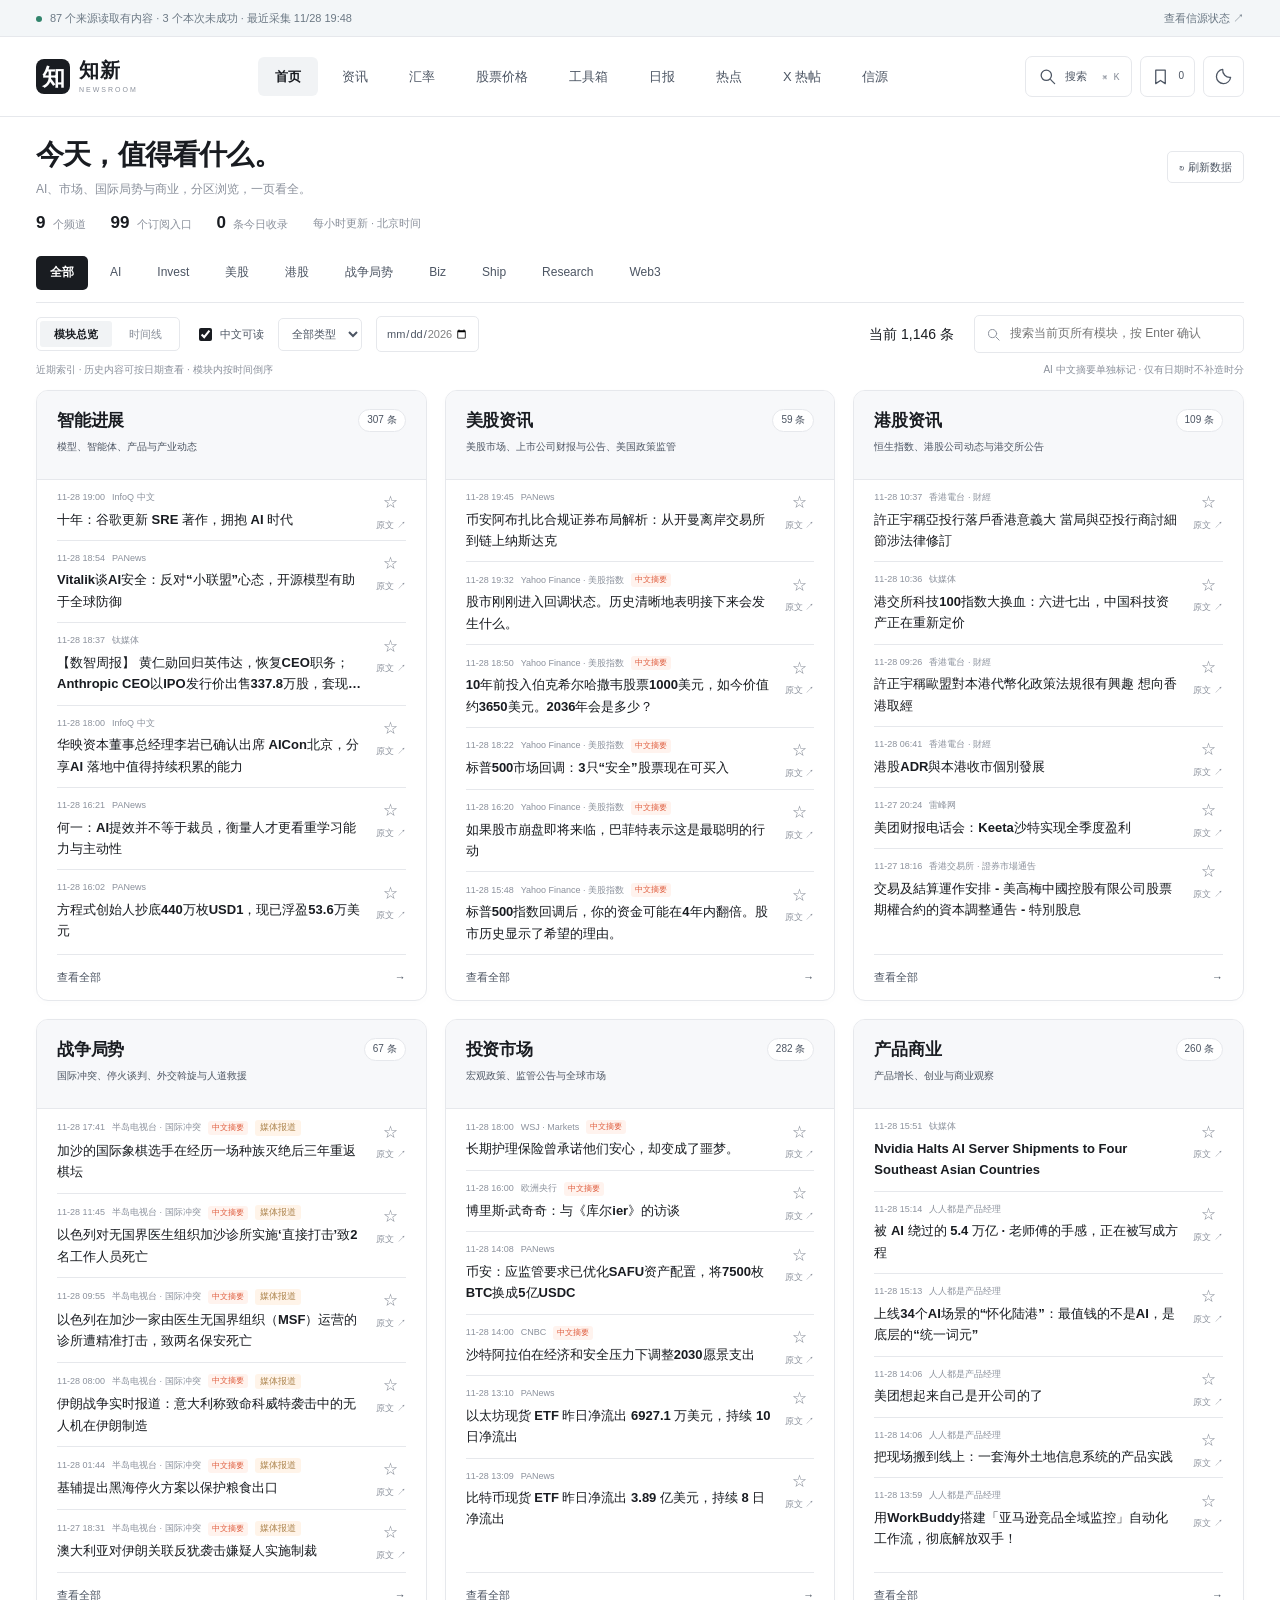
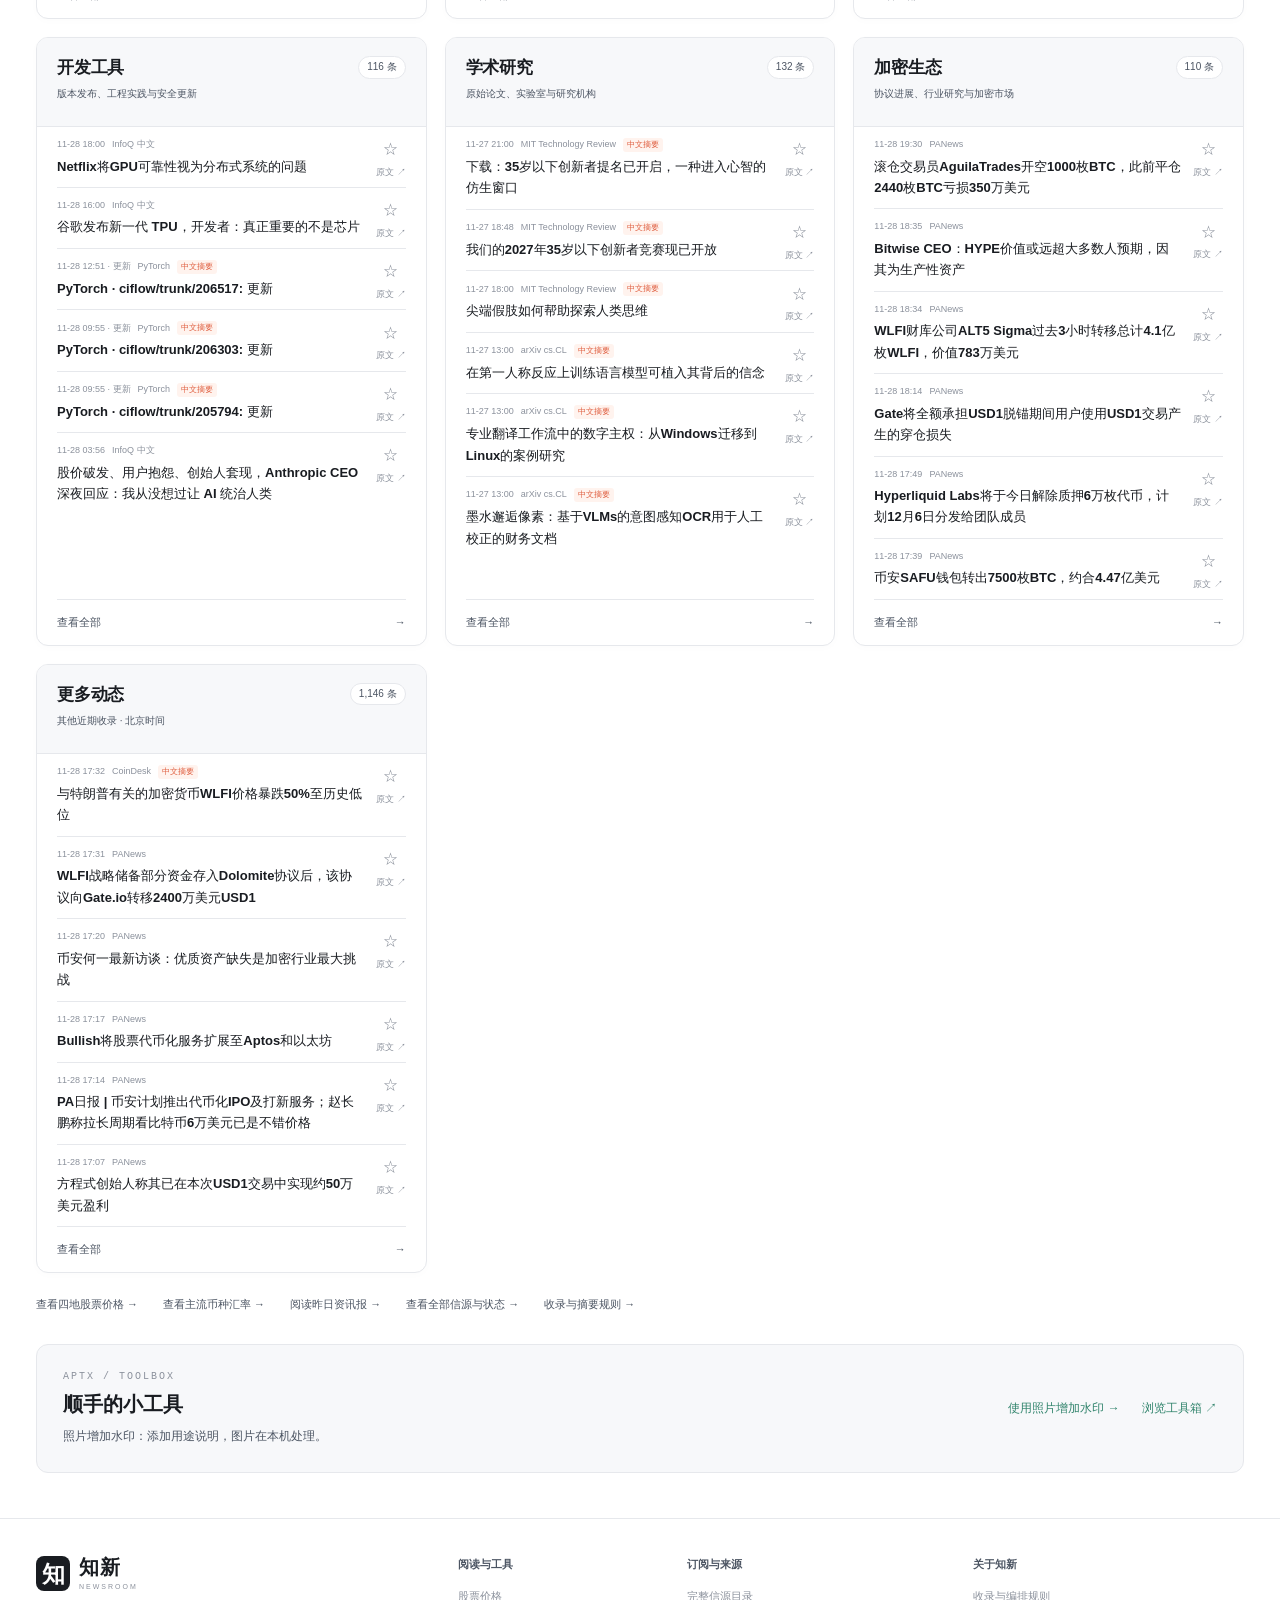
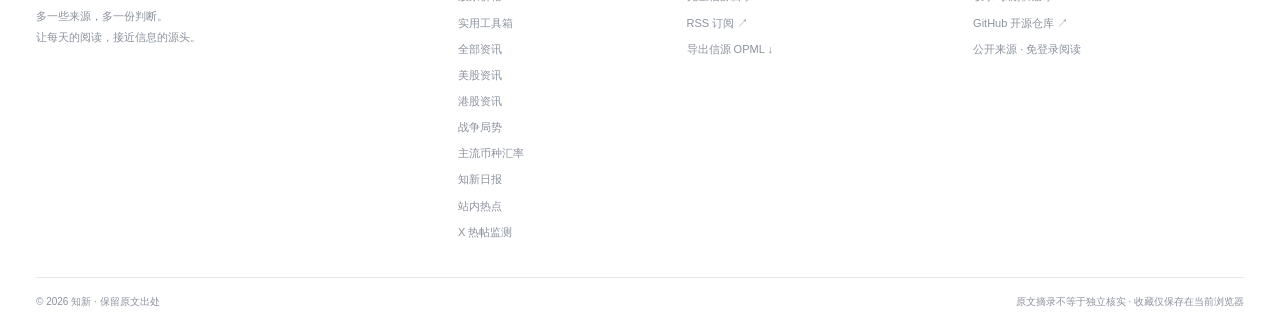
<file: site/index.html>
<!doctype html>
<html lang="zh-CN">
<head>
  <script>if(!document.querySelector("base")){const base=document.createElement("base");base.href=new URL("./",location.href).href;document.head.append(base);}</script>
  <meta charset="utf-8">
  <meta name="viewport" content="width=device-width,initial-scale=1">
  <meta name="theme-color" content="#ffffff">
  <meta name="description" content="知新，多源资讯阅读站。汇集 AI、投资、美股、港股、战争局势、商业、开发工具、学术研究与 Web3，保留出处，按日归档。">
  <title>知新 · 多源资讯，每日有新知</title>
  <link rel="icon" href="data:image/svg+xml,%3Csvg xmlns='http://www.w3.org/2000/svg' viewBox='0 0 64 64'%3E%3Crect width='64' height='64' rx='14' fill='%23181a1d'/%3E%3Ctext x='12' y='46' font-size='42' fill='white'%3E知%3C/text%3E%3C/svg%3E">
  <link rel="alternate" type="application/rss+xml" title="知新资讯" href="./feed.xml">
  <link rel="stylesheet" href="./style.css?v=fdb960fe0c2c">
  <script src="./fx.js?v=73ebd5646b31" defer></script>
  <script src="./tools.js?v=283b28b69648" defer></script>
  <script src="./routing.js?v=66fdb86a15b0" defer></script>
  <script src="./stocks.js?v=11ef1272ff9c" defer></script>
  <script src="./app.js?v=699134f57a19" defer></script>
  <script id="fx-bootstrap" type="application/json">{"recent":{"schemaVersion":1,"status":"ok","asOf":"2026-11-27","previousDate":"2026-11-26","base":"EUR","checkedAt":"2026-11-28T14:34:47+00:00","lastSuccessfulAt":"2026-11-28T14:34:47+00:00","source":{"name":"欧洲央行 ECB","url":"https://www.ecb.europa.eu/stats/policy_and_exchange_rates/euro_reference_exchange_rates/html/index.en.html","dataUrl":"https://www.ecb.europa.eu/stats/eurofxref/eurofxref-hist-90d.xml"},"currencies":[{"code":"CNY","name":"人民币"},{"code":"USD","name":"美元"},{"code":"HKD","name":"港币"},{"code":"EUR","name":"欧元"},{"code":"JPY","name":"日元"},{"code":"GBP","name":"英镑"},{"code":"SGD","name":"新加坡元"},{"code":"AUD","name":"澳元"},{"code":"CAD","name":"加元"},{"code":"CHF","name":"瑞士法郎"},{"code":"KRW","name":"韩元"},{"code":"NZD","name":"新西兰元"},{"code":"THB","name":"泰铢"},{"code":"MYR","name":"马来西亚林吉特"},{"code":"INR","name":"印度卢比"}],"longHistory":{"status":"ok","startDate":"2016-01-04","asOf":"2026-11-27"}},"history":{"schemaVersion":1,"asOf":"2026-11-27","startDate":"2025-11-27","codes":["CNY","USD","HKD","JPY","GBP","SGD","AUD","CAD","CHF","KRW","NZD","THB","MYR","INR"],"rows":[["2025-11-27",8.2068,1.1586,9.0118,181.11,0.8754,1.5039,1.7753,1.6273,0.9337,1694.15,2.0277,37.336,4.7873,103.5815],["2025-11-28",8.1836,1.1566,9.002,180.57,0.8752,1.5008,1.7721,1.621,0.9318,1699.81,2.0247,37.237,4.7796,103.4905],["2025-12-01",8.2358,1.1646,9.0703,180.28,0.8778,1.5065,1.774,1.6259,0.9323,1706.31,2.0257,37.186,4.811,104.2823],["2025-12-02",8.2123,1.1614,9.0424,181.26,0.8796,1.5072,1.7723,1.6264,0.9346,1704.82,2.0294,37.182,4.7995,104.4705],["2025-12-03",8.2421,1.1668,9.0826,181.28,0.8766,1.5101,1.77,1.627,0.9336,1708.78,2.0292,37.209,4.8107,105.2075],["2025-12-04",8.2498,1.1666,9.0801,180.55,0.8745,1.5115,1.7657,1.6299,0.934,1716.69,2.0236,37.395,4.7971,104.843],["2025-12-05",8.2333,1.1645,9.0652,180.76,0.8727,1.5084,1.7546,1.623,0.9365,1714.82,2.0158,37.095,4.7873,104.733],["2025-12-08",8.2378,1.1655,9.0681,181.29,0.8746,1.5107,1.7549,1.609,0.9388,1708.85,2.013,37.121,4.7937,104.945],["2025-12-09",8.2207,1.1637,9.056,181.96,0.8735,1.5091,1.7532,1.6114,0.9385,1708.91,2.0111,37.07,4.7886,104.55],["2025-12-10",8.2165,1.1634,9.0532,182.32,0.8741,1.5079,1.7513,1.6108,0.9356,1710.16,2.0126,37.048,4.7909,104.6008],["2025-12-11",8.2678,1.1714,9.1154,182.25,0.8751,1.5147,1.7601,1.6164,0.9333,1723.29,2.0155,37.186,4.8145,105.8005],["2025-12-12",8.2759,1.1731,9.1332,182.99,0.8767,1.5152,1.7594,1.6139,0.9333,1732.81,2.0189,37.0,4.8103,106.1955],["2025-12-15",8.2824,1.1753,9.1462,182.32,0.8779,1.5148,1.7669,1.6169,0.9355,1721.99,2.029,36.993,4.8099,106.653],["2025-12-16",8.293,1.1776,9.1609,182.07,0.8764,1.5176,1.7737,1.6206,0.9351,1734.89,2.0346,37.071,4.8111,107.069],["2025-12-17",8.2569,1.1722,9.1207,182.38,0.8785,1.5142,1.7704,1.6165,0.9332,1734.13,2.0294,36.942,4.7925,105.9275],["2025-12-18",8.2517,1.1719,9.119,182.55,0.8746,1.5129,1.7734,1.6161,0.9316,1731.18,2.0324,36.862,4.7884,105.7785],["2025-12-19",8.2465,1.1712,9.113,184.15,0.876,1.5143,1.7739,1.6155,0.9318,1731.88,2.041,36.846,4.775,105.054],["2025-12-22",8.265,1.1745,9.1362,184.77,0.8742,1.515,1.7667,1.6168,0.9316,1738.72,2.0283,36.586,4.7896,105.29],["2025-12-23",8.2833,1.1786,9.1674,183.89,0.8729,1.5153,1.7607,1.6148,0.9287,1745.36,2.0189,36.666,4.7898,105.5479],["2025-12-24",8.2679,1.1787,9.1655,183.83,0.8729,1.5135,1.7587,1.6128,0.9284,1707.04,2.0197,36.593,4.7678,105.7755],["2025-12-29",8.2438,1.1766,9.1467,183.97,0.8726,1.5122,1.7583,1.6106,0.9293,1690.95,2.0295,36.992,4.777,105.776],["2025-12-30",8.2216,1.1757,9.1511,183.48,0.8712,1.5095,1.7543,1.6104,0.9293,1697.65,2.0278,36.935,4.7581,105.58],["2025-12-31",8.2262,1.175,9.1464,184.09,0.8726,1.5105,1.7581,1.6088,0.9314,1696.94,2.038,37.218,4.7682,105.5965],["2026-01-02",8.1973,1.1721,9.1329,183.94,0.8719,1.5077,1.7508,1.6097,0.9296,1693.53,2.0317,36.792,4.7517,105.719],["2026-01-05",8.1478,1.1664,9.0822,182.93,0.8676,1.5018,1.7492,1.6087,0.9289,1690.44,2.0296,36.596,4.7502,105.316],["2026-01-06",8.1766,1.1707,9.1172,183.14,0.8663,1.4984,1.7422,1.6129,0.9287,1695.93,2.0232,36.608,4.7378,105.5405],["2026-01-07",8.1685,1.1684,9.0976,182.91,0.8664,1.4972,1.7367,1.6135,0.9304,1691.47,2.02,36.606,4.7414,104.9835],["2026-01-08",8.1513,1.1675,9.0981,182.97,0.8687,1.4995,1.7433,1.6183,0.9312,1695.57,2.0313,36.823,4.743,104.988],["2026-01-09",8.1288,1.1642,9.0763,183.52,0.8677,1.4984,1.7441,1.6163,0.9314,1699.55,2.0339,36.632,4.7424,105.0335],["2026-01-12",8.1529,1.1692,9.1156,184.42,0.8674,1.5019,1.7409,1.6219,0.9313,1715.11,2.027,36.508,4.7499,105.419],["2026-01-13",8.1294,1.1654,9.0925,185.12,0.866,1.5006,1.7394,1.6172,0.9311,1717.89,2.0231,36.681,4.7286,105.1478],["2026-01-14",8.1247,1.1651,9.0841,184.82,0.8668,1.5007,1.745,1.6169,0.9333,1719.0,2.0303,36.672,4.7163,105.2118],["2026-01-15",8.0988,1.1624,9.0657,184.31,0.8674,1.4969,1.7382,1.6162,0.9314,1706.77,2.0246,36.494,4.715,104.9647],["2026-01-16",8.0967,1.1617,9.0613,183.67,0.867,1.4962,1.7344,1.6135,0.9313,1711.1,2.0179,36.535,4.7136,105.397],["2026-01-19",8.0991,1.1631,9.0685,183.69,0.8671,1.4946,1.7342,1.6149,0.9282,1713.48,2.0098,36.353,4.7164,105.6965],["2026-01-20",8.1614,1.1728,9.1456,185.18,0.8722,1.5045,1.742,1.6215,0.9268,1731.99,2.0098,36.456,4.7551,106.677],["2026-01-21",8.1749,1.1739,9.1532,185.23,0.8744,1.5045,1.734,1.6192,0.9268,1719.32,2.0019,36.47,4.7508,107.5775],["2026-01-22",8.1658,1.1706,9.1283,185.88,0.8722,1.5026,1.7197,1.6171,0.9283,1718.11,1.991,36.675,4.7292,107.216],["2026-01-23",8.1778,1.1742,9.1561,185.71,0.8681,1.5016,1.7104,1.6161,0.9277,1723.2,1.9855,36.594,4.7033,107.864],["2026-01-26",8.2312,1.1836,9.2289,182.52,0.8675,1.5044,1.7133,1.623,0.9223,1713.58,1.9877,36.869,4.6936,108.6115],["2026-01-27",8.2964,1.1929,9.3046,182.92,0.8683,1.5096,1.7167,1.6316,0.9197,1719.21,1.9907,37.022,4.7149,109.288],["2026-01-28",8.3176,1.1974,9.3415,182.76,0.8685,1.5108,1.7107,1.6242,0.9188,1710.88,1.9859,37.251,4.6926,110.093],["2026-01-29",8.3132,1.1968,9.3407,183.48,0.8662,1.5128,1.6935,1.6186,0.9182,1712.42,1.9689,37.34,4.7004,110.007],["2026-01-30",8.2834,1.1919,9.3067,183.59,0.8662,1.5111,1.7001,1.612,0.9157,1719.47,1.966,37.455,4.7044,109.5825],["2026-02-02",8.221,1.184,9.2484,183.59,0.8658,1.5055,1.7042,1.6157,0.9199,1719.74,1.9705,37.432,4.6673,108.417],["2026-02-03",8.1877,1.1801,9.2201,183.92,0.8623,1.4994,1.683,1.6116,0.9173,1709.44,1.9532,37.25,4.6407,106.371],["2026-02-04",8.2051,1.182,9.2334,185.15,0.8616,1.5027,1.6814,1.6138,0.9168,1720.7,1.9602,37.39,4.6476,106.8698],["2026-02-05",8.1869,1.1798,9.2171,185.11,0.8691,1.5021,1.6922,1.6144,0.9161,1728.58,1.9676,37.488,4.6567,106.546],["2026-02-06",8.1838,1.1794,9.2152,185.27,0.8679,1.5016,1.688,1.6118,0.9175,1730.68,1.9673,37.269,4.6557,106.9265],["2026-02-09",8.2281,1.1886,9.2888,185.65,0.8701,1.5067,1.6843,1.6174,0.915,1737.79,1.9685,37.055,4.6765,107.8375],["2026-02-10",8.2245,1.1894,9.2983,184.51,0.8695,1.5061,1.683,1.6141,0.9123,1738.48,1.9687,37.151,4.6666,107.6878],["2026-02-11",8.2245,1.19,9.3013,182.79,0.8699,1.5027,1.6737,1.6138,0.9136,1727.84,1.9637,36.991,4.6589,107.9515],["2026-02-12",8.1944,1.1874,9.2815,182.52,0.8711,1.4984,1.6678,1.6128,0.9142,1707.82,1.9588,36.809,4.6338,107.565],["2026-02-13",8.195,1.1862,9.2725,181.83,0.8716,1.4992,1.6824,1.6161,0.9121,1715.78,1.9693,36.861,4.6351,107.481],["2026-02-16",8.1902,1.1855,9.265,181.79,0.869,1.4962,1.6731,1.6155,0.9129,1708.8,1.9623,36.863,4.6235,107.5625],["2026-02-17",8.1702,1.1826,9.2428,181.06,0.8733,1.4946,1.6776,1.6149,0.9116,1709.83,1.9623,37.021,4.6121,107.2565],["2026-02-18",8.1833,1.1845,9.2565,181.99,0.8724,1.4971,1.6748,1.6164,0.9124,1712.66,1.973,37.016,4.6196,107.425],["2026-02-19",8.1197,1.1753,9.1846,182.05,0.8738,1.4916,1.6698,1.6107,0.9119,1703.81,1.9728,36.722,4.5937,107.183],["2026-02-20",8.1294,1.1767,9.1961,182.63,0.8728,1.4931,1.6697,1.6112,0.9132,1705.81,1.9763,36.719,4.5927,107.0155],["2026-02-23",8.1412,1.1784,9.2136,182.44,0.8734,1.4923,1.6669,1.6132,0.9145,1701.08,1.975,36.56,4.5852,107.115],["2026-02-24",8.1046,1.1777,9.2126,183.53,0.8731,1.4925,1.6718,1.6148,0.912,1699.77,1.9783,36.573,4.586,107.0865],["2026-02-25",8.095,1.1784,9.2157,184.7,0.8714,1.4906,1.6617,1.6133,0.913,1682.64,1.9727,36.642,4.5852,107.167],["2026-02-26",8.0823,1.1814,9.2417,184.37,0.8719,1.4922,1.6592,1.6155,0.914,1684.25,1.9721,36.694,4.5909,107.421],["2026-02-27",8.0961,1.1805,9.2359,184.13,0.8763,1.4942,1.6612,1.6139,0.9104,1702.25,1.9731,36.696,4.5933,107.5205],["2026-03-02",8.0512,1.1698,9.1509,184.19,0.8739,1.49,1.6579,1.5991,0.9117,1710.38,1.9709,36.86,4.5938,107.317],["2026-03-03",8.017,1.1606,9.0552,182.98,0.8717,1.4833,1.6534,1.5883,0.9107,1715.95,1.9688,36.861,4.5797,106.9525],["2026-03-04",8.0347,1.1649,9.1064,183.02,0.8705,1.4844,1.6503,1.591,0.9082,1706.34,1.9674,36.671,4.5915,107.2678],["2026-03-05",8.0177,1.1618,9.0863,183.03,0.8695,1.4839,1.649,1.5828,0.9064,1714.57,1.9623,36.788,4.581,106.4773],["2026-03-06",7.9825,1.1561,9.04,182.57,0.86693,1.481,1.6501,1.5782,0.9045,1717.02,1.9687,36.966,4.562,106.1745],["2026-03-09",7.9929,1.1555,9.0311,183.15,0.8653,1.4792,1.6465,1.568,0.9008,1716.06,1.9563,37.057,4.5792,106.65],["2026-03-10",8.0057,1.1641,9.1075,183.67,0.86545,1.481,1.6355,1.5777,0.9027,1711.37,1.9596,36.815,4.5691,107.05],["2026-03-11",7.9518,1.1581,9.0642,183.63,0.86363,1.4757,1.6195,1.5742,0.9031,1710.64,1.9571,36.787,4.5357,106.629],["2026-03-12",7.9316,1.1547,9.038,183.43,0.86243,1.4726,1.619,1.5706,0.9028,1709.93,1.9588,36.875,4.5345,106.4745],["2026-03-13",7.9145,1.1476,8.9827,182.85,0.86503,1.4685,1.6293,1.5726,0.9034,1711.87,1.9691,36.953,4.5198,106.0205],["2026-03-16",7.9154,1.1478,8.9881,182.66,0.86408,1.4676,1.6272,1.5703,0.9041,1711.08,1.9647,37.143,4.5114,105.8818],["2026-03-17",7.9412,1.1531,9.0355,183.29,0.8643,1.4723,1.6227,1.5804,0.9068,1714.87,1.9693,37.268,4.5178,106.5055],["2026-03-18",7.9214,1.15,9.0135,183.49,0.86393,1.4734,1.6305,1.5774,0.9073,1729.08,1.9763,37.565,4.504,106.83],["2026-03-19",7.9279,1.1489,8.9966,182.46,0.86388,1.4744,1.6403,1.577,0.9121,1725.2,1.98,37.805,4.5259,107.133],["2026-03-20",7.9664,1.1555,9.0545,183.46,0.86438,1.4793,1.6351,1.5849,0.9096,1734.17,1.9723,37.854,4.5521,108.175],["2026-03-23",7.9916,1.1596,9.0819,183.86,0.8642,1.4791,1.6519,1.5896,0.9124,1724.93,1.9836,37.403,4.5682,108.099],["2026-03-24",7.977,1.1572,9.0575,183.91,0.86541,1.4819,1.6652,1.591,0.9145,1734.48,1.9895,37.794,4.5785,108.597],["2026-03-25",7.9979,1.1592,9.0637,184.27,0.86558,1.4829,1.6647,1.5977,0.9153,1735.94,1.9921,37.778,4.5962,108.9005],["2026-03-26",7.9737,1.1539,9.0281,184.19,0.86515,1.4821,1.6693,1.5964,0.9151,1738.14,1.9958,37.963,4.6087,108.6045],["2026-03-27",7.9626,1.1517,9.0223,184.16,0.8672,1.4831,1.6731,1.5974,0.9178,1740.79,2.0019,37.949,4.6218,109.1945],["2026-03-30",7.937,1.1484,8.9969,183.12,0.86803,1.4812,1.674,1.5987,0.9187,1742.93,2.0068,37.731,4.6258,108.7686],["2026-03-31",7.9341,1.1498,9.0136,183.39,0.86833,1.4811,1.6693,1.6022,0.9194,1753.22,2.0061,37.667,4.6555,107.8788],["2026-04-01",7.9771,1.1605,9.0955,183.73,0.87113,1.4875,1.6689,1.6124,0.9191,1746.33,2.0102,37.728,4.6733,108.424],["2026-04-02",7.9495,1.1525,9.0325,183.94,0.87253,1.4834,1.6771,1.603,0.9213,1747.94,2.0191,37.762,4.6549,107.3],["2026-04-07",7.9251,1.1557,9.0564,184.73,0.87258,1.4847,1.6665,1.6078,0.9242,1730.56,2.0267,37.687,4.6586,107.4895],["2026-04-08",7.9948,1.1706,9.1685,185.13,0.86893,1.49,1.6589,1.6225,0.9223,1725.73,2.0055,37.313,4.6543,107.9533],["2026-04-09",7.9863,1.1685,9.1551,185.7,0.87053,1.4891,1.6593,1.6175,0.924,1728.78,2.0019,37.503,4.6541,108.2738],["2026-04-10",7.9967,1.1711,9.1729,186.43,0.87105,1.4919,1.6561,1.6187,0.9241,1737.06,2.0034,37.592,4.6434,108.7795],["2026-04-13",7.9827,1.1684,9.1507,186.75,0.87058,1.4912,1.661,1.6177,0.9242,1740.86,2.0081,37.728,4.6444,109.047],["2026-04-14",8.0379,1.1793,9.2372,187.33,0.86913,1.4993,1.6558,1.6225,0.921,1734.18,1.9992,37.791,4.6594,109.7765],["2026-04-15",8.0353,1.178,9.2289,187.41,0.86935,1.4991,1.6507,1.6235,0.922,1740.02,1.9978,37.808,4.659,110.0695],["2026-04-16",8.0368,1.1782,9.2195,187.31,0.86993,1.4985,1.6425,1.6174,0.923,1739.62,1.9986,37.685,4.6586,109.8595],["2026-04-17",8.0483,1.1797,9.2382,187.72,0.87168,1.5009,1.6438,1.6129,0.9231,1744.76,2.0032,37.839,4.6628,109.5025],["2026-04-20",8.0176,1.176,9.2105,186.88,0.87045,1.4952,1.6432,1.6105,0.9189,1729.01,2.0003,37.72,4.6481,109.4525],["2026-04-21",8.0202,1.1767,9.214,187.14,0.87035,1.4961,1.6423,1.607,0.9172,1729.57,1.9907,37.696,4.6491,110.0275],["2026-04-22",8.0071,1.1733,9.1892,186.81,0.86903,1.4945,1.6404,1.6034,0.9175,1734.2,1.9866,37.786,4.6375,110.0605],["2026-04-23",7.9928,1.1694,9.16,186.5,0.86575,1.4919,1.6347,1.5986,0.9177,1729.96,1.9861,37.836,4.6349,110.052],["2026-04-24",8.0067,1.1712,9.1763,186.71,0.86803,1.4949,1.6393,1.6023,0.9199,1729.91,1.9939,37.918,4.6438,110.3885],["2026-04-27",8.0165,1.1749,9.208,187.06,0.8658,1.4954,1.6337,1.5979,0.921,1728.54,1.9851,37.946,4.6438,110.6745],["2026-04-28",7.9877,1.168,9.1527,186.58,0.86715,1.493,1.6327,1.5974,0.9238,1725.01,1.9905,38.024,4.6159,110.426],["2026-04-29",7.9993,1.1706,9.1736,187.05,0.86643,1.4952,1.6344,1.6007,0.9236,1730.59,1.9981,38.226,4.6268,111.0315],["2026-04-30",7.991,1.1702,9.1662,183.21,0.86625,1.4934,1.6371,1.5994,0.919,1728.39,1.9957,38.084,4.6457,111.0695],["2026-05-04",7.9914,1.17,9.1647,183.83,0.86358,1.4927,1.6289,1.593,0.9173,1722.28,1.9874,38.171,4.625,111.2585],["2026-05-05",7.9818,1.1686,9.1577,184.42,0.86343,1.4925,1.6299,1.591,0.9165,1721.29,1.9876,38.143,4.6306,111.35],["2026-05-06",8.0113,1.1762,9.2163,183.74,0.8637,1.4917,1.6238,1.5999,0.9165,1703.26,1.9713,37.856,4.6166,111.2865],["2026-05-07",8.0058,1.177,9.218,184.07,0.8641,1.4898,1.6219,1.604,0.9157,1707.4,1.9686,37.835,4.6021,110.938],["2026-05-08",7.9989,1.1761,9.2067,184.37,0.8641,1.4911,1.6259,1.6063,0.9156,1725.08,1.9735,37.897,4.6115,111.1285],["2026-05-11",7.9961,1.1765,9.2112,184.87,0.86488,1.4938,1.6249,1.6079,0.9163,1732.87,1.9785,38.136,4.6148,112.1385],["2026-05-12",7.9726,1.1738,9.1887,184.98,0.86803,1.4937,1.6252,1.6088,0.9172,1747.64,1.9743,38.055,4.6177,112.2585],["2026-05-13",7.9556,1.1715,9.1735,184.83,0.86713,1.4904,1.6158,1.6039,0.9155,1743.87,1.9749,37.88,4.6046,112.0793],["2026-05-14",7.94,1.1702,9.1662,184.83,0.86618,1.4901,1.6162,1.606,0.915,1745.62,1.9734,37.815,4.6006,112.0675],["2026-05-15",7.9194,1.1628,9.1065,184.36,0.8705,1.4884,1.6265,1.5995,0.9144,1743.76,1.9908,37.989,4.5942,111.594],["2026-05-18",7.9209,1.1648,9.1211,184.93,0.8702,1.4895,1.6256,1.6006,0.9144,1744.64,1.9858,37.967,4.6324,112.2285],["2026-05-19",7.9087,1.162,9.1015,184.89,0.86671,1.4887,1.6327,1.5985,0.915,1753.17,1.988,37.951,4.6219,112.1815],["2026-05-20",7.8912,1.16,9.0861,184.48,0.86555,1.4852,1.6271,1.5959,0.9165,1746.31,1.9841,37.903,4.6052,112.317],["2026-05-21",7.8899,1.1599,9.0873,184.59,0.86433,1.4848,1.6273,1.5972,0.9145,1749.99,1.9802,37.911,4.5961,111.5885],["2026-05-22",7.8791,1.1595,9.0865,184.53,0.86418,1.4846,1.6283,1.6002,0.9119,1759.6,1.9817,37.875,4.6009,110.9585],["2026-05-25",7.899,1.1643,9.1214,185.04,0.86255,1.4873,1.624,1.6082,0.9099,1762.46,1.982,37.816,4.6019,110.887],["2026-05-26",7.8939,1.1634,9.1161,185.22,0.86375,1.4866,1.6236,1.6069,0.9136,1751.27,1.9913,37.997,4.6129,111.32],["2026-05-27",7.8923,1.1637,9.1173,185.52,0.86618,1.4869,1.6321,1.6099,0.9153,1745.2,1.9774,37.96,4.6141,111.365],["2026-05-28",7.8762,1.1617,9.1015,185.24,0.86665,1.4865,1.6318,1.6094,0.9167,1745.84,1.9713,37.988,4.6212,111.1705],["2026-05-29",7.8793,1.1644,9.1238,185.45,0.86723,1.487,1.6238,1.6074,0.9111,1753.9,1.9491,37.866,4.6168,110.6195],["2026-06-01",7.8786,1.1646,9.1271,185.74,0.86493,1.4881,1.6234,1.6106,0.9128,1756.96,1.9558,37.914,4.6176,110.629],["2026-06-02",7.8778,1.1649,9.1298,186.09,0.86465,1.4892,1.6221,1.6119,0.9149,1767.33,1.9618,37.958,4.6188,110.9845],["2026-06-03",7.862,1.1614,9.1012,185.66,0.8637,1.489,1.6218,1.6094,0.9167,1778.09,1.9695,38.007,4.6392,111.1575],["2026-06-04",7.8848,1.164,9.1185,186.01,0.8649,1.4929,1.6297,1.6176,0.9168,1783.85,1.9791,37.949,4.6711,111.4945],["2026-06-05",7.8752,1.164,9.1185,186.08,0.86433,1.4939,1.6301,1.6159,0.9175,1793.64,1.9806,37.987,4.6886,110.5215],["2026-06-08",7.8263,1.154,9.0427,184.6,0.8636,1.4855,1.6311,1.6083,0.9187,1763.26,1.9792,37.811,4.7008,110.4475],["2026-06-09",7.8367,1.1573,9.0691,185.35,0.8634,1.4873,1.6391,1.6111,0.9206,1765.44,1.981,37.994,4.6998,110.3495],["2026-06-10",7.8243,1.1539,9.0426,185.19,0.86228,1.4866,1.6475,1.6073,0.9222,1759.12,1.9879,38.027,4.6964,109.9275],["2026-06-11",7.8191,1.1537,9.041,185.21,0.8633,1.4857,1.6487,1.6127,0.9221,1764.62,1.994,38.014,4.6921,110.484],["2026-06-12",7.822,1.1567,9.0633,185.3,0.86305,1.4854,1.6442,1.618,0.9217,1758.43,1.986,37.876,4.6933,110.0195],["2026-06-15",7.8429,1.1607,9.093,185.93,0.86483,1.4882,1.6424,1.6228,0.9212,1757.65,1.9882,37.781,4.7014,109.9355],["2026-06-16",7.8334,1.1594,9.0821,185.94,0.86471,1.4866,1.6411,1.6248,0.9224,1749.36,1.9906,37.698,4.7164,109.6335],["2026-06-17",7.8349,1.1591,9.0821,185.82,0.86463,1.4876,1.6418,1.6241,0.9193,1758.45,1.9952,37.804,4.7152,109.5745],["2026-06-18",7.7609,1.1461,8.9827,184.44,0.86638,1.4795,1.6362,1.6189,0.9218,1763.72,1.9889,37.581,4.7191,108.1155],["2026-06-19",7.7624,1.1467,8.9887,184.88,0.86653,1.4804,1.6348,1.6228,0.9248,1757.1,1.9967,37.681,4.7439,108.1675],["2026-06-22",7.7612,1.1456,8.981,185.33,0.86468,1.481,1.6346,1.6223,0.9257,1760.88,1.9991,37.702,4.7531,108.473],["2026-06-23",7.7303,1.1392,8.9313,184.02,0.862,1.4763,1.6423,1.6162,0.9225,1749.98,2.0065,37.821,4.7169,107.928],["2026-06-24",7.7236,1.134,8.891,183.35,0.86165,1.4722,1.6436,1.614,0.9216,1753.65,2.0096,37.91,4.6925,107.3605],["2026-06-25",7.7105,1.1342,8.8928,183.57,0.86183,1.4719,1.6454,1.6151,0.9223,1749.98,2.0115,37.882,4.6701,107.0635],["2026-06-26",7.7506,1.1401,8.9408,184.3,0.86253,1.4755,1.6518,1.6169,0.9218,1751.73,2.0181,38.051,4.6602,107.6305],["2026-06-29",7.7492,1.1406,8.9449,184.62,0.86215,1.4754,1.6531,1.6201,0.9222,1760.8,2.0175,37.919,4.6434,107.838],["2026-06-30",7.7314,1.1394,8.935,185.08,0.86178,1.4754,1.6544,1.622,0.9224,1767.08,2.0136,37.862,4.6544,107.8565],["2026-07-01",7.7342,1.1383,8.9287,185.21,0.85973,1.4762,1.6518,1.6191,0.9234,1773.57,2.0069,38.002,4.6602,108.4215],["2026-07-02",7.7388,1.1399,8.9414,184.19,0.85665,1.4756,1.6546,1.6203,0.92,1765.53,2.0101,37.976,4.6508,108.7435],["2026-07-03",7.7634,1.1448,8.9791,184.48,0.8572,1.4774,1.65,1.6258,0.919,1752.95,2.0049,37.933,4.6605,109.002],["2026-07-06",7.7573,1.1415,8.9528,185.31,0.85538,1.4765,1.6462,1.6236,0.9201,1747.72,2.0079,38.04,4.663,108.9035],["2026-07-07",7.767,1.1433,8.9661,185.09,0.85411,1.4764,1.6455,1.6255,0.9218,1731.47,2.0088,38.026,4.6532,108.582],["2026-07-08",7.755,1.1404,8.9395,185.3,0.85435,1.4757,1.6471,1.6176,0.9222,1720.95,2.0019,38.141,4.6494,108.9765],["2026-07-09",7.7712,1.1435,8.9605,185.72,0.85363,1.4784,1.6478,1.6202,0.9227,1729.49,1.9916,38.244,4.662,109.0765],["2026-07-10",7.7433,1.143,8.9611,185.02,0.85155,1.4757,1.6447,1.6177,0.9223,1720.12,1.9808,38.079,4.652,108.9665],["2026-07-13",7.7427,1.1424,8.9548,185.23,0.8533,1.4765,1.6454,1.6148,0.9253,1706.85,1.977,38.139,4.6507,109.2375],["2026-07-14",7.7327,1.1405,8.9387,185.01,0.85215,1.4743,1.6428,1.6095,0.9257,1705.61,1.9662,38.235,4.651,109.7215],["2026-07-15",7.7268,1.1406,8.9412,185.22,0.85093,1.4739,1.6335,1.6053,0.9256,1701.97,1.9608,38.375,4.6514,109.794],["2026-07-16",7.7596,1.1467,8.9898,185.99,0.84873,1.4782,1.6362,1.6082,0.925,1696.49,1.9583,38.489,4.6699,110.4895],["2026-07-17",7.7501,1.1435,8.9653,185.65,0.85098,1.4765,1.6394,1.6035,0.9228,1698.46,1.9609,38.462,4.6826,110.102],["2026-07-20",7.7319,1.1426,8.9587,185.54,0.84888,1.4749,1.6307,1.6032,0.9236,1692.4,1.952,38.42,4.6761,110.1985],["2026-07-21",7.7255,1.1418,8.9525,185.82,0.85205,1.4734,1.6276,1.6069,0.9259,1688.04,1.9533,38.439,4.6688,109.882],["2026-07-22",7.7266,1.1408,8.9443,186.03,0.8534,1.473,1.6312,1.6071,0.9268,1688.78,1.9608,38.57,4.6624,110.167],["2026-07-23",7.7127,1.1392,8.9328,186.23,0.85318,1.4711,1.6291,1.6034,0.9295,1677.72,1.9689,38.533,4.6582,110.0255],["2026-07-24",7.7047,1.1377,8.9225,186.38,0.85388,1.4687,1.6281,1.6026,0.9302,1662.18,1.9656,38.329,4.6543,109.865],["2026-07-27",7.7059,1.1389,8.9313,186.37,0.85524,1.4696,1.6271,1.6064,0.9284,1674.31,1.9663,38.244,4.653,109.2425],["2026-07-28",7.6969,1.1367,8.9136,186.32,0.8555,1.4702,1.6312,1.6036,0.9319,1658.96,1.9693,38.204,4.6514,108.961],["2026-07-29",7.7,1.138,8.9246,186.27,0.85635,1.471,1.6397,1.6051,0.9332,1652.77,1.9709,38.157,4.6539,108.8475],["2026-07-30",7.7521,1.1476,9.0018,186.99,0.85715,1.4775,1.6439,1.6119,0.9324,1645.31,1.9646,38.496,4.6851,109.808],["2026-07-31",7.7539,1.1485,9.0079,184.03,0.85573,1.4757,1.6365,1.6126,0.9304,1657.99,1.9589,38.435,4.6933,109.5495],["2026-08-03",7.7891,1.1535,9.0464,180.73,0.85633,1.4783,1.6463,1.6181,0.932,1646.1,1.9636,38.452,4.7242,109.9725],["2026-08-04",7.7767,1.1515,9.0316,181.26,0.85639,1.4767,1.6377,1.6191,0.9319,1643.32,1.9568,38.385,4.7125,109.8285],["2026-08-05",7.7989,1.1554,9.0619,182.08,0.8572,1.4806,1.6385,1.623,0.9345,1644.97,1.968,38.29,4.7291,109.9045],["2026-08-06",7.7898,1.1542,9.0542,182.17,0.85705,1.4798,1.639,1.6156,0.9346,1643.09,1.9619,38.164,4.7201,109.9085],["2026-08-07",7.7834,1.1535,9.0491,182.64,0.85765,1.4775,1.6384,1.616,0.9347,1633.3,1.9646,38.129,4.719,109.8275],["2026-08-10",7.7931,1.1555,9.0653,183.31,0.85565,1.4785,1.6359,1.6108,0.934,1636.9,1.9613,38.146,4.7266,110.1228],["2026-08-11",7.7841,1.154,9.0546,183.72,0.85483,1.4773,1.6336,1.6084,0.9351,1629.64,1.9626,38.203,4.7227,110.1375],["2026-08-12",7.785,1.1545,9.0594,183.67,0.85358,1.4766,1.6327,1.6077,0.9366,1636.08,1.9675,38.168,4.7167,110.069],["2026-08-13",7.7774,1.1534,9.0506,183.77,0.8549,1.4765,1.6356,1.6089,0.9373,1638.16,1.9735,38.212,4.7139,110.0815],["2026-08-14",7.7977,1.1567,9.077,183.93,0.8545,1.4784,1.6333,1.6049,0.939,1632.42,1.9642,38.316,4.7263,110.3818],["2026-08-17",7.813,1.1593,9.0951,184.59,0.855,1.4797,1.6271,1.6067,0.9389,1636.83,1.9593,38.286,4.7097,110.8375],["2026-08-18",7.8049,1.1576,9.0799,184.87,0.85585,1.4791,1.6278,1.606,0.9406,1632.3,1.9672,38.27,4.6987,110.7673],["2026-08-19",7.8197,1.1605,9.1002,184.62,0.85608,1.481,1.6401,1.6098,0.9402,1614.81,1.9738,38.372,4.7087,111.1265],["2026-08-20",7.8538,1.1681,9.1624,185.45,0.85725,1.486,1.6438,1.6085,0.9333,1631.08,1.9657,38.448,4.7238,111.7985],["2026-08-21",7.8624,1.1699,9.1726,185.66,0.8567,1.4838,1.6321,1.6074,0.9353,1619.41,1.9541,38.226,4.7246,111.9595],["2026-08-24",7.8414,1.1664,9.1408,185.6,0.8555,1.4819,1.6287,1.6154,0.9362,1614.6,1.9567,38.124,4.7152,111.6875],["2026-08-25",7.8366,1.1662,9.1407,185.7,0.8555,1.4814,1.6303,1.6163,0.9361,1612.94,1.9547,38.176,4.7196,111.276],["2026-08-26",7.8422,1.1669,9.1463,185.62,0.85613,1.4817,1.6241,1.6176,0.938,1614.39,1.9582,38.21,4.6985,111.3475],["2026-08-27",7.8258,1.1645,9.1282,185.61,0.8574,1.4804,1.6196,1.6151,0.9376,1607.45,1.9566,38.26,4.6964,111.2575],["2026-08-28",7.8251,1.1643,9.1276,185.92,0.8572,1.4802,1.6183,1.613,0.9364,1600.39,1.9585,38.37,4.6875,111.0585],["2026-08-31",7.7922,1.1596,9.0888,185.22,0.85648,1.4758,1.6191,1.6102,0.9376,1586.37,1.9599,38.458,4.6685,110.361],["2026-09-01",7.7911,1.159,9.0877,185.63,0.85655,1.4759,1.623,1.6096,0.9394,1593.17,1.9674,38.554,4.6818,110.0485],["2026-09-02",7.7822,1.1578,9.0801,184.78,0.8587,1.4741,1.6199,1.6122,0.9424,1577.57,1.9868,38.468,4.6839,109.962],["2026-09-03",7.8042,1.1615,9.1078,181.21,0.86055,1.4725,1.6147,1.6019,0.939,1576.49,1.978,38.312,4.6942,109.75],["2026-09-04",7.7994,1.1622,9.112,181.59,0.85898,1.4724,1.6134,1.6038,0.9405,1569.38,1.9755,38.26,4.7005,109.8165],["2026-09-07",7.7995,1.1622,9.1119,179.85,0.85894,1.4716,1.6109,1.6062,0.9405,1566.56,1.978,38.231,4.7023,109.821],["2026-09-08",7.7936,1.1614,9.1068,179.2,0.8574,1.4701,1.6098,1.6033,0.9425,1558.22,1.9877,38.227,4.717,110.1315],["2026-09-09",7.8159,1.1652,9.1378,178.59,0.85898,1.4721,1.6128,1.6043,0.9404,1556.94,1.9903,38.306,4.7424,110.8225],["2026-09-10",7.79,1.1616,9.1083,179.09,0.85915,1.4711,1.6167,1.6049,0.9432,1560.96,1.994,38.327,4.7225,110.8645],["2026-09-11",7.7762,1.1592,9.0904,178.56,0.85815,1.4697,1.6161,1.6064,0.9451,1556.56,1.9914,38.329,4.7185,110.7675],["2026-09-14",7.7489,1.1551,9.0599,178.52,0.85598,1.4676,1.6202,1.6041,0.9431,1555.04,2.0012,38.407,4.7082,110.3755],["2026-09-15",7.7444,1.1539,9.0518,178.86,0.8558,1.4683,1.6194,1.6062,0.9441,1568.32,2.0042,38.419,4.716,110.7285],["2026-09-16",7.738,1.1537,9.0507,178.88,0.8574,1.469,1.6176,1.6082,0.9449,1578.03,2.0021,38.361,4.7152,110.714],["2026-09-17",7.7009,1.1481,9.0071,178.75,0.8583,1.4642,1.6139,1.6068,0.9466,1587.31,1.9993,38.237,4.7061,110.1475],["2026-09-18",7.6755,1.146,8.9903,180.94,0.8588,1.4651,1.6095,1.6056,0.9462,1590.76,2.0068,38.225,4.6763,109.8755],["2026-09-21",7.693,1.149,9.0144,180.7,0.8578,1.4647,1.6098,1.6091,0.9438,1576.63,2.0035,38.187,4.685,110.0975],["2026-09-22",7.6803,1.1463,8.9909,180.17,0.8578,1.4612,1.6122,1.6099,0.9393,1554.55,2.0003,37.988,4.67,109.5805],["2026-09-23",7.6538,1.1411,8.9506,180.2,0.8595,1.4587,1.6146,1.6077,0.939,1558.0,2.0049,37.987,4.6557,109.25],["2026-09-24",7.6302,1.1367,8.9148,180.57,0.85986,1.4549,1.6177,1.6047,0.9409,1555.69,2.0049,38.057,4.6457,109.0775],["2026-09-25",7.6551,1.1403,8.9445,179.7,0.86045,1.4563,1.622,1.6127,0.9445,1545.16,2.0108,38.023,4.6456,109.2605],["2026-09-28",7.6352,1.1378,8.9258,178.5,0.85785,1.4538,1.6199,1.6118,0.9464,1545.05,2.0071,38.196,4.6456,109.2095],["2026-09-29",7.6117,1.1355,8.9091,178.41,0.85718,1.4504,1.6211,1.6101,0.9461,1536.74,2.0076,38.056,4.634,108.991],["2026-09-30",7.613,1.1355,8.9095,178.27,0.85463,1.4503,1.6297,1.6105,0.9478,1539.06,2.0115,38.113,4.6306,108.8205],["2026-10-01",7.5748,1.1298,8.8658,178.49,0.85373,1.446,1.6255,1.6095,0.9437,1537.96,2.0121,38.023,4.6147,108.832],["2026-10-02",7.5259,1.1225,8.8084,176.99,0.85033,1.4366,1.6176,1.5984,0.9279,1513.44,2.0002,37.71,4.5849,108.1245],["2026-10-05",7.5118,1.1204,8.7925,177.28,0.8472,1.4344,1.6097,1.5969,0.9311,1505.8,2.0038,37.752,4.5791,107.8915],["2026-10-06",7.5554,1.1269,8.8438,178.15,0.8488,1.4392,1.614,1.6058,0.9359,1508.67,2.0061,37.836,4.6034,108.6615],["2026-10-07",7.4937,1.1177,8.7722,176.85,0.84645,1.4311,1.6079,1.5931,0.9309,1496.25,1.9977,37.661,4.5692,108.1165],["2026-10-08",7.4972,1.1186,8.7783,177.05,0.84698,1.434,1.611,1.5953,0.9326,1502.79,2.0014,37.68,4.5768,108.2635],["2026-10-09",7.4992,1.1206,8.794,177.34,0.84763,1.4348,1.6052,1.5942,0.9313,1503.27,1.9961,37.574,4.5777,108.3965],["2026-10-12",7.4832,1.1181,8.7743,177.33,0.84478,1.4314,1.6032,1.5946,0.9312,1490.53,1.9968,37.585,4.5663,107.086],["2026-10-13",7.489,1.1188,8.7802,176.91,0.8446,1.4319,1.6033,1.5933,0.9312,1500.81,1.9931,37.58,4.5714,106.6],["2026-10-14",7.4925,1.1195,8.7859,177.39,0.84385,1.4359,1.5971,1.5918,0.933,1496.54,1.9941,37.587,4.5704,106.5283],["2026-10-15",7.4993,1.1208,8.7953,177.06,0.8461,1.4379,1.6218,1.5923,0.9305,1508.48,2.0012,37.592,4.5757,106.5408],["2026-10-16",7.524,1.1253,8.8316,177.82,0.84385,1.4395,1.6171,1.5935,0.9272,1499.01,1.9868,37.602,4.5929,106.864],["2026-10-19",7.4991,1.1225,8.8097,177.63,0.84205,1.4357,1.6068,1.5798,0.9261,1492.35,1.9792,37.665,4.5826,106.559],["2026-10-20",7.4894,1.1215,8.8023,177.34,0.84028,1.4338,1.6056,1.5758,0.9237,1489.17,1.9748,37.738,4.5788,106.459],["2026-10-21",7.4999,1.1234,8.8155,177.36,0.83825,1.4348,1.5971,1.5779,0.9256,1489.15,1.9735,37.718,4.5843,106.1265],["2026-10-22",7.4786,1.1205,8.7845,175.97,0.8377,1.4315,1.598,1.5725,0.9211,1484.25,1.9724,37.811,4.5756,106.249],["2026-10-23",7.466,1.1193,8.7793,175.51,0.83728,1.431,1.5939,1.5665,0.9227,1482.46,1.9682,37.771,4.5729,106.272],["2026-10-26",7.4603,1.1188,8.7768,176.15,0.8382,1.4327,1.5927,1.5695,0.9243,1482.72,1.9695,37.821,4.5731,106.4935],["2026-10-27",7.4343,1.115,8.7466,175.97,0.83658,1.4285,1.5856,1.5636,0.9239,1480.44,1.9552,37.654,4.5592,106.0635],["2026-10-28",7.4217,1.1133,8.7339,175.86,0.83785,1.4274,1.583,1.5638,0.9247,1492.35,1.9833,37.602,4.5389,106.0095],["2026-10-29",7.4144,1.113,8.733,175.92,0.83578,1.4265,1.5842,1.5577,0.9222,1488.4,1.9817,37.569,4.5182,106.0345],["2026-10-30",7.4326,1.1172,8.7652,175.68,0.8338,1.4282,1.5904,1.5606,0.9194,1491.76,1.9823,37.683,4.5325,106.084],["2026-11-02",7.4567,1.1216,8.8002,177.1,0.8358,1.4344,1.6004,1.5673,0.9193,1506.2,1.9934,37.865,4.5655,106.4505],["2026-11-03",7.459,1.1179,8.771,176.95,0.83358,1.4322,1.6007,1.5623,0.9166,1503.12,1.9876,37.735,4.5577,105.9155],["2026-11-04",7.5177,1.1267,8.8399,178.3,0.8346,1.4398,1.6061,1.5701,0.9188,1508.18,1.9988,37.902,4.5789,106.6318],["2026-11-05",7.4846,1.1224,8.8055,177.85,0.83393,1.4336,1.6033,1.5675,0.918,1509.28,1.9966,37.533,4.5412,106.0395],["2026-11-06",7.4485,1.1165,8.7505,176.77,0.83415,1.4309,1.625,1.5705,0.9143,1517.02,2.0141,37.459,4.5319,104.8645],["2026-11-09",7.4689,1.1193,8.7772,176.79,0.8343,1.4328,1.6236,1.5785,0.9164,1507.46,1.9941,37.485,4.5432,105.1435],["2026-11-10",7.4801,1.1214,8.7973,177.38,0.83545,1.4335,1.6244,1.5852,0.9203,1501.56,1.9925,37.522,4.5484,105.3315],["2026-11-11",7.4225,1.1127,8.7298,177.18,0.83618,1.4271,1.6222,1.5839,0.9234,1487.57,1.9928,37.487,4.5326,104.254],["2026-11-12",7.3891,1.1081,8.6928,176.96,0.83595,1.4249,1.6246,1.5789,0.9232,1478.32,1.9942,37.47,4.5194,104.2118],["2026-11-13",7.3738,1.1052,8.6714,176.83,0.83559,1.4236,1.6288,1.5758,0.9266,1477.8,1.9978,37.483,4.5175,104.1575],["2026-11-16",7.3425,1.1014,8.6427,175.78,0.8345,1.4195,1.6301,1.5734,0.9244,1470.23,1.9971,37.326,4.5102,103.452],["2026-11-17",7.3254,1.0989,8.6221,175.05,0.83305,1.4163,1.6316,1.5704,0.9233,1468.36,1.9985,37.187,4.4983,102.72],["2026-11-18",7.3126,1.0968,8.6063,174.85,0.8329,1.4144,1.6294,1.569,0.9243,1461.3,1.9951,37.264,4.5144,102.4905],["2026-11-19",7.328,1.0992,8.6239,175.84,0.83581,1.4176,1.6378,1.5719,0.9262,1460.23,1.989,37.268,4.5205,102.55],["2026-11-20",7.3388,1.099,8.615,174.35,0.83735,1.416,1.6487,1.5723,0.9223,1472.04,1.9968,37.262,4.5196,101.85],["2026-11-23",7.2905,1.0939,8.5772,174.01,0.83673,1.4124,1.6532,1.5711,0.9186,1475.51,2.0079,37.242,4.5101,101.6395],["2026-11-24",7.3063,1.0963,8.597,174.39,0.837,1.4141,1.6507,1.5707,0.9183,1473.99,2.0038,37.197,4.5118,101.867],["2026-11-25",7.2999,1.0935,8.5709,174.22,0.8373,1.4129,1.6644,1.5591,0.9085,1471.19,2.0046,37.321,4.5047,100.859],["2026-11-26",7.3096,1.0975,8.6015,174.79,0.83755,1.4163,1.654,1.5617,0.9153,1475.75,2.0033,37.386,4.519,101.464],["2026-11-27",7.2912,1.0957,8.5774,174.81,0.83504,1.4132,1.6431,1.5608,0.9157,1462.65,1.999,37.177,4.517,101.904]]},"ranges":{"3y":"./data/fx-history/range-3y.json?v=eb8d45b96914","5y":"./data/fx-history/range-5y.json?v=197795d74592","10y":"./data/fx-history/range-10y.json?v=3bd53aeb925e"}}</script>
  <script id="stocks-bootstrap" type="application/json">{"schemaVersion":1,"checkedAt":"2026-11-28T14:34:48.334780+00:00","markets":[{"id":"cn","name":"A股","currency":"CNY","timezone":"Asia/Shanghai","stocks":[{"symbol":"600519.SS","code":"600519","name":"贵州茅台","url":"https://finance.yahoo.com/quote/600519.SS/","currency":"CNY","price":1472.36,"previousClose":1469.0,"change":3.3599999999999,"changePercent":0.228727025187192,"quotedAt":"2026-11-27T07:00:01+00:00","exchange":"SHH","checkedAt":"2026-11-28T14:34:48.334780+00:00","status":"ok"},{"symbol":"300750.SZ","code":"300750","name":"宁德时代","url":"https://finance.yahoo.com/quote/300750.SZ/","currency":"CNY","price":215.89,"previousClose":204.22,"change":11.669999999999987,"changePercent":5.71442561943003,"quotedAt":"2026-11-27T07:04:07+00:00","exchange":"SHZ","checkedAt":"2026-11-28T14:34:48.334780+00:00","status":"ok"},{"symbol":"002594.SZ","code":"002594","name":"比亚迪","url":"https://finance.yahoo.com/quote/002594.SZ/","currency":"CNY","price":76.13,"previousClose":73.62,"change":2.509999999999991,"changePercent":3.4093996196685517,"quotedAt":"2026-11-27T07:04:57+00:00","exchange":"SHZ","checkedAt":"2026-11-28T14:34:48.334780+00:00","status":"ok"},{"symbol":"601318.SS","code":"601318","name":"中国平安","url":"https://finance.yahoo.com/quote/601318.SS/","currency":"CNY","price":55.01,"previousClose":54.58,"change":0.4299999999999997,"changePercent":0.7878343715646663,"quotedAt":"2026-11-27T07:00:02+00:00","exchange":"SHH","checkedAt":"2026-11-28T14:34:48.334780+00:00","status":"ok"},{"symbol":"000001.SZ","code":"000001","name":"平安银行","url":"https://finance.yahoo.com/quote/000001.SZ/","currency":"CNY","price":12.23,"previousClose":12.45,"change":-0.21999999999999886,"changePercent":-1.7670682730923648,"quotedAt":"2026-11-27T07:04:12+00:00","exchange":"SHZ","checkedAt":"2026-11-28T14:34:48.334780+00:00","status":"ok"},{"symbol":"600036.SS","code":"600036","name":"招商银行","url":"https://finance.yahoo.com/quote/600036.SS/","currency":"CNY","price":42.58,"previousClose":43.38,"change":-0.8000000000000043,"changePercent":-1.8441678192715583,"quotedAt":"2026-11-27T07:00:02+00:00","exchange":"SHH","checkedAt":"2026-11-28T14:34:48.334780+00:00","status":"ok"},{"symbol":"601398.SS","code":"601398","name":"工商银行","url":"https://finance.yahoo.com/quote/601398.SS/","currency":"CNY","price":9.1,"previousClose":9.23,"change":-0.13000000000000078,"changePercent":-1.4084507042253613,"quotedAt":"2026-11-27T07:00:01+00:00","exchange":"SHH","checkedAt":"2026-11-28T14:34:48.334780+00:00","status":"ok"},{"symbol":"601939.SS","code":"601939","name":"建设银行","url":"https://finance.yahoo.com/quote/601939.SS/","currency":"CNY","price":12.41,"previousClose":12.73,"change":-0.3200000000000003,"changePercent":-2.513747054202675,"quotedAt":"2026-11-27T07:00:02+00:00","exchange":"SHH","checkedAt":"2026-11-28T14:34:48.334780+00:00","status":"ok"},{"symbol":"601988.SS","code":"601988","name":"中国银行","url":"https://finance.yahoo.com/quote/601988.SS/","currency":"CNY","price":7.33,"previousClose":7.51,"change":-0.17999999999999972,"changePercent":-2.3968042609853524,"quotedAt":"2026-11-27T07:00:02+00:00","exchange":"SHH","checkedAt":"2026-11-28T14:34:48.334780+00:00","status":"ok"},{"symbol":"601288.SS","code":"601288","name":"农业银行","url":"https://finance.yahoo.com/quote/601288.SS/","currency":"CNY","price":7.86,"previousClose":8.02,"change":-0.15999999999999925,"changePercent":-1.995012468827917,"quotedAt":"2026-11-27T07:00:01+00:00","exchange":"SHH","checkedAt":"2026-11-28T14:34:48.334780+00:00","status":"ok"},{"symbol":"600941.SS","code":"600941","name":"中国移动","url":"https://finance.yahoo.com/quote/600941.SS/","currency":"CNY","price":105.49,"previousClose":109.68,"change":-4.190000000000012,"changePercent":-3.8202042304886996,"quotedAt":"2026-11-27T07:00:01+00:00","exchange":"SHH","checkedAt":"2026-11-28T14:34:48.334780+00:00","status":"ok"},{"symbol":"600938.SS","code":"600938","name":"中国海油","url":"https://finance.yahoo.com/quote/600938.SS/","currency":"CNY","price":30.97,"previousClose":30.87,"change":0.09999999999999787,"changePercent":0.32393909944929966,"quotedAt":"2026-11-27T07:00:01+00:00","exchange":"SHH","checkedAt":"2026-11-28T14:34:48.334780+00:00","status":"ok"},{"symbol":"600900.SS","code":"600900","name":"长江电力","url":"https://finance.yahoo.com/quote/600900.SS/","currency":"CNY","price":31.22,"previousClose":31.8,"change":-0.5800000000000018,"changePercent":-1.823899371069193,"quotedAt":"2026-11-27T07:00:02+00:00","exchange":"SHH","checkedAt":"2026-11-28T14:34:48.334780+00:00","status":"ok"},{"symbol":"601088.SS","code":"601088","name":"中国神华","url":"https://finance.yahoo.com/quote/601088.SS/","currency":"CNY","price":50.86,"previousClose":53.0,"change":-2.1400000000000006,"changePercent":-4.037735849056601,"quotedAt":"2026-11-27T07:00:02+00:00","exchange":"SHH","checkedAt":"2026-11-28T14:34:48.334780+00:00","status":"ok"},{"symbol":"000333.SZ","code":"000333","name":"美的集团","url":"https://finance.yahoo.com/quote/000333.SZ/","currency":"CNY","price":92.99,"previousClose":94.51,"change":-1.5200000000000102,"changePercent":-1.6082954184742482,"quotedAt":"2026-11-27T07:04:45+00:00","exchange":"SHZ","checkedAt":"2026-11-28T14:34:48.334780+00:00","status":"ok"},{"symbol":"000651.SZ","code":"000651","name":"格力电器","url":"https://finance.yahoo.com/quote/000651.SZ/","currency":"CNY","price":40.26,"previousClose":40.7,"change":-0.44000000000000483,"changePercent":-1.0810810810810922,"quotedAt":"2026-11-27T07:04:51+00:00","exchange":"SHZ","checkedAt":"2026-11-28T14:34:48.334780+00:00","status":"ok"},{"symbol":"000858.SZ","code":"000858","name":"五粮液","url":"https://finance.yahoo.com/quote/000858.SZ/","currency":"CNY","price":72.55,"previousClose":71.2,"change":1.3499999999999943,"changePercent":1.8960674157303181,"quotedAt":"2026-11-27T07:04:39+00:00","exchange":"SHZ","checkedAt":"2026-11-28T14:34:48.334780+00:00","status":"ok"},{"symbol":"603288.SS","code":"603288","name":"海天味业","url":"https://finance.yahoo.com/quote/603288.SS/","currency":"CNY","price":35.48,"previousClose":35.49,"change":-0.010000000000005116,"changePercent":-0.02817695125388875,"quotedAt":"2026-11-27T07:00:02+00:00","exchange":"SHH","checkedAt":"2026-11-28T14:34:48.334780+00:00","status":"ok"},{"symbol":"002475.SZ","code":"002475","name":"立讯精密","url":"https://finance.yahoo.com/quote/002475.SZ/","currency":"CNY","price":50.6,"previousClose":46.4,"change":4.200000000000003,"changePercent":9.05172413793105,"quotedAt":"2026-11-27T07:04:09+00:00","exchange":"SHZ","checkedAt":"2026-11-28T14:34:48.334780+00:00","status":"ok"},{"symbol":"688981.SS","code":"688981","name":"中芯国际","url":"https://finance.yahoo.com/quote/688981.SS/","currency":"CNY","price":134.42,"previousClose":116.5,"change":17.919999999999987,"changePercent":15.381974248927023,"quotedAt":"2026-11-27T07:00:00+00:00","exchange":"SHH","checkedAt":"2026-11-28T14:34:48.334780+00:00","status":"ok"}]},{"id":"hk","name":"港股","currency":"HKD","timezone":"Asia/Hong_Kong","stocks":[{"symbol":"0700.HK","code":"00700","name":"腾讯控股","url":"https://finance.yahoo.com/quote/0700.HK/","currency":"HKD","price":352.0,"previousClose":341.0,"change":11.0,"changePercent":3.2258064516129004,"quotedAt":"2026-11-27T08:08:56+00:00","exchange":"HKG","checkedAt":"2026-11-28T14:34:48.334780+00:00","status":"ok"},{"symbol":"9988.HK","code":"09988","name":"阿里巴巴","url":"https://finance.yahoo.com/quote/9988.HK/","currency":"HKD","price":88.3,"previousClose":82.5,"change":5.799999999999997,"changePercent":7.030303030303031,"quotedAt":"2026-11-27T08:08:57+00:00","exchange":"HKG","checkedAt":"2026-11-28T14:34:48.334780+00:00","status":"ok"},{"symbol":"3690.HK","code":"03690","name":"美团","url":"https://finance.yahoo.com/quote/3690.HK/","currency":"HKD","price":67.85,"previousClose":62.7,"change":5.1499999999999915,"changePercent":8.213716108452939,"quotedAt":"2026-11-27T08:08:56+00:00","exchange":"HKG","checkedAt":"2026-11-28T14:34:48.334780+00:00","status":"ok"},{"symbol":"1810.HK","code":"01810","name":"小米集团","url":"https://finance.yahoo.com/quote/1810.HK/","currency":"HKD","price":27.8,"previousClose":26.6,"change":1.1999999999999993,"changePercent":4.5112781954887105,"quotedAt":"2026-11-27T08:08:56+00:00","exchange":"HKG","checkedAt":"2026-11-28T14:34:48.334780+00:00","status":"ok"},{"symbol":"0005.HK","code":"00005","name":"汇丰控股","url":"https://finance.yahoo.com/quote/0005.HK/","currency":"HKD","price":129.9,"previousClose":128.4,"change":1.5,"changePercent":1.1682242990654235,"quotedAt":"2026-11-27T08:08:56+00:00","exchange":"HKG","checkedAt":"2026-11-28T14:34:48.334780+00:00","status":"ok"},{"symbol":"9618.HK","code":"09618","name":"京东集团","url":"https://finance.yahoo.com/quote/9618.HK/","currency":"HKD","price":106.2,"previousClose":100.8,"change":5.400000000000006,"changePercent":5.35714285714286,"quotedAt":"2026-11-27T08:08:56+00:00","exchange":"HKG","checkedAt":"2026-11-28T14:34:48.334780+00:00","status":"ok"},{"symbol":"9999.HK","code":"09999","name":"网易","url":"https://finance.yahoo.com/quote/9999.HK/","currency":"HKD","price":167.6,"previousClose":161.4,"change":6.199999999999989,"changePercent":3.8413878562577386,"quotedAt":"2026-11-27T08:08:57+00:00","exchange":"HKG","checkedAt":"2026-11-28T14:34:48.334780+00:00","status":"ok"},{"symbol":"9888.HK","code":"09888","name":"百度集团","url":"https://finance.yahoo.com/quote/9888.HK/","currency":"HKD","price":62.65,"previousClose":59.8,"change":2.8500000000000014,"changePercent":4.76588628762542,"quotedAt":"2026-11-27T08:08:57+00:00","exchange":"HKG","checkedAt":"2026-11-28T14:34:48.334780+00:00","status":"ok"},{"symbol":"9626.HK","code":"09626","name":"哔哩哔哩","url":"https://finance.yahoo.com/quote/9626.HK/","currency":"HKD","price":95.6,"previousClose":88.1,"change":7.5,"changePercent":8.513053348467658,"quotedAt":"2026-11-27T08:08:56+00:00","exchange":"HKG","checkedAt":"2026-11-28T14:34:48.334780+00:00","status":"ok"},{"symbol":"0981.HK","code":"00981","name":"中芯国际","url":"https://finance.yahoo.com/quote/0981.HK/","currency":"HKD","price":53.4,"previousClose":45.88,"change":7.519999999999996,"changePercent":16.390584132519614,"quotedAt":"2026-11-27T08:08:56+00:00","exchange":"HKG","checkedAt":"2026-11-28T14:34:48.334780+00:00","status":"ok"},{"symbol":"1024.HK","code":"01024","name":"快手","url":"https://finance.yahoo.com/quote/1024.HK/","currency":"HKD","price":20.96,"previousClose":19.62,"change":1.3399999999999999,"changePercent":6.829765545361877,"quotedAt":"2026-11-27T08:08:56+00:00","exchange":"HKG","checkedAt":"2026-11-28T14:34:48.334780+00:00","status":"ok"},{"symbol":"1211.HK","code":"01211","name":"比亚迪股份","url":"https://finance.yahoo.com/quote/1211.HK/","currency":"HKD","price":59.0,"previousClose":56.9,"change":2.1000000000000014,"changePercent":3.690685413005279,"quotedAt":"2026-11-27T08:08:56+00:00","exchange":"HKG","checkedAt":"2026-11-28T14:34:48.334780+00:00","status":"ok"},{"symbol":"2269.HK","code":"02269","name":"药明生物","url":"https://finance.yahoo.com/quote/2269.HK/","currency":"HKD","price":44.02,"previousClose":41.08,"change":2.940000000000005,"changePercent":7.156767283349574,"quotedAt":"2026-11-27T08:08:56+00:00","exchange":"HKG","checkedAt":"2026-11-28T14:34:48.334780+00:00","status":"ok"},{"symbol":"1299.HK","code":"01299","name":"友邦保险","url":"https://finance.yahoo.com/quote/1299.HK/","currency":"HKD","price":75.05,"previousClose":74.0,"change":1.0499999999999972,"changePercent":1.418918918918921,"quotedAt":"2026-11-27T08:08:56+00:00","exchange":"HKG","checkedAt":"2026-11-28T14:34:48.334780+00:00","status":"ok"},{"symbol":"0388.HK","code":"00388","name":"香港交易所","url":"https://finance.yahoo.com/quote/0388.HK/","currency":"HKD","price":363.4,"previousClose":351.4,"change":12.0,"changePercent":3.41491178144564,"quotedAt":"2026-11-27T08:08:56+00:00","exchange":"HKG","checkedAt":"2026-11-28T14:34:48.334780+00:00","status":"ok"},{"symbol":"0941.HK","code":"00941","name":"中国移动","url":"https://finance.yahoo.com/quote/0941.HK/","currency":"HKD","price":77.75,"previousClose":78.6,"change":-0.8499999999999943,"changePercent":-1.0814249363867656,"quotedAt":"2026-11-27T08:08:56+00:00","exchange":"HKG","checkedAt":"2026-11-28T14:34:48.334780+00:00","status":"ok"},{"symbol":"0883.HK","code":"00883","name":"中国海洋石油","url":"https://finance.yahoo.com/quote/0883.HK/","currency":"HKD","price":21.42,"previousClose":21.32,"change":0.10000000000000142,"changePercent":0.46904315196998336,"quotedAt":"2026-11-27T08:08:56+00:00","exchange":"HKG","checkedAt":"2026-11-28T14:34:48.334780+00:00","status":"ok"},{"symbol":"0939.HK","code":"00939","name":"建设银行","url":"https://finance.yahoo.com/quote/0939.HK/","currency":"HKD","price":10.13,"previousClose":10.43,"change":-0.29999999999999893,"changePercent":-2.876318312559911,"quotedAt":"2026-11-27T08:08:56+00:00","exchange":"HKG","checkedAt":"2026-11-28T14:34:48.334780+00:00","status":"ok"},{"symbol":"2318.HK","code":"02318","name":"中国平安","url":"https://finance.yahoo.com/quote/2318.HK/","currency":"HKD","price":51.65,"previousClose":50.25,"change":1.3999999999999986,"changePercent":2.7860696517412853,"quotedAt":"2026-11-27T08:08:56+00:00","exchange":"HKG","checkedAt":"2026-11-28T14:34:48.334780+00:00","status":"ok"},{"symbol":"2015.HK","code":"02015","name":"理想汽车","url":"https://finance.yahoo.com/quote/2015.HK/","currency":"HKD","price":48.36,"previousClose":45.8,"change":2.5600000000000023,"changePercent":5.589519650655017,"quotedAt":"2026-11-27T08:08:56+00:00","exchange":"HKG","checkedAt":"2026-11-28T14:34:48.334780+00:00","status":"ok"}]},{"id":"us","name":"美股","currency":"USD","timezone":"America/New_York","stocks":[{"symbol":"AAPL","code":"AAPL","name":"苹果","url":"https://finance.yahoo.com/quote/AAPL/","currency":"USD","price":358.54,"previousClose":355.58,"change":2.9600000000000364,"changePercent":0.8324427695596048,"quotedAt":"2026-11-27T18:00:01+00:00","exchange":"NMS","checkedAt":"2026-11-28T14:34:48.334780+00:00","status":"ok"},{"symbol":"MSFT","code":"MSFT","name":"微软","url":"https://finance.yahoo.com/quote/MSFT/","currency":"USD","price":492.85,"previousClose":489.93,"change":2.920000000000016,"changePercent":0.5960035107056116,"quotedAt":"2026-11-27T18:00:01+00:00","exchange":"NMS","checkedAt":"2026-11-28T14:34:48.334780+00:00","status":"ok"},{"symbol":"NVDA","code":"NVDA","name":"英伟达","url":"https://finance.yahoo.com/quote/NVDA/","currency":"USD","price":150.49,"previousClose":149.3,"change":1.1899999999999977,"changePercent":0.7970529135967741,"quotedAt":"2026-11-27T18:00:00+00:00","exchange":"NMS","checkedAt":"2026-11-28T14:34:48.334780+00:00","status":"ok"},{"symbol":"AMZN","code":"AMZN","name":"亚马逊","url":"https://finance.yahoo.com/quote/AMZN/","currency":"USD","price":254.12,"previousClose":244.43,"change":9.689999999999998,"changePercent":3.964325164668825,"quotedAt":"2026-11-27T18:00:01+00:00","exchange":"NMS","checkedAt":"2026-11-28T14:34:48.334780+00:00","status":"ok"},{"symbol":"GOOGL","code":"GOOGL","name":"Alphabet","url":"https://finance.yahoo.com/quote/GOOGL/","currency":"USD","price":274.96,"previousClose":273.1,"change":1.8599999999999568,"changePercent":0.681069205419238,"quotedAt":"2026-11-27T18:00:01+00:00","exchange":"NMS","checkedAt":"2026-11-28T14:34:48.334780+00:00","status":"ok"},{"symbol":"META","code":"META","name":"Meta","url":"https://finance.yahoo.com/quote/META/","currency":"USD","price":628.96,"previousClose":609.89,"change":19.07000000000005,"changePercent":3.1267933561789807,"quotedAt":"2026-11-27T18:00:01+00:00","exchange":"NMS","checkedAt":"2026-11-28T14:34:48.334780+00:00","status":"ok"},{"symbol":"TSLA","code":"TSLA","name":"特斯拉","url":"https://finance.yahoo.com/quote/TSLA/","currency":"USD","price":400.0,"previousClose":380.14,"change":19.860000000000014,"changePercent":5.224391013837004,"quotedAt":"2026-11-27T18:00:00+00:00","exchange":"NMS","checkedAt":"2026-11-28T14:34:48.334780+00:00","status":"ok"},{"symbol":"AMD","code":"AMD","name":"超微半导体","url":"https://finance.yahoo.com/quote/AMD/","currency":"USD","price":424.54,"previousClose":406.03,"change":18.510000000000048,"changePercent":4.558776445090285,"quotedAt":"2026-11-27T18:00:01+00:00","exchange":"NMS","checkedAt":"2026-11-28T14:34:48.334780+00:00","status":"ok"},{"symbol":"AVGO","code":"AVGO","name":"博通","url":"https://finance.yahoo.com/quote/AVGO/","currency":"USD","price":312.34,"previousClose":300.86,"change":11.479999999999961,"changePercent":3.8157282456956487,"quotedAt":"2026-11-27T18:00:01+00:00","exchange":"NMS","checkedAt":"2026-11-28T14:34:48.334780+00:00","status":"ok"},{"symbol":"ORCL","code":"ORCL","name":"甲骨文","url":"https://finance.yahoo.com/quote/ORCL/","currency":"USD","price":107.13,"previousClose":103.88,"change":3.25,"changePercent":3.12860993453985,"quotedAt":"2026-11-27T18:02:22+00:00","exchange":"NYQ","checkedAt":"2026-11-28T14:34:48.334780+00:00","status":"ok"},{"symbol":"TSM","code":"TSM","name":"台积电 ADR","url":"https://finance.yahoo.com/quote/TSM/","currency":"USD","price":353.34,"previousClose":342.34,"change":11.0,"changePercent":3.2131798796518174,"quotedAt":"2026-11-27T18:00:02+00:00","exchange":"NYQ","checkedAt":"2026-11-28T14:34:48.334780+00:00","status":"ok"},{"symbol":"NFLX","code":"NFLX","name":"奈飞","url":"https://finance.yahoo.com/quote/NFLX/","currency":"USD","price":60.93,"previousClose":59.41,"change":1.5200000000000031,"changePercent":2.5584918363911857,"quotedAt":"2026-11-27T18:00:00+00:00","exchange":"NMS","checkedAt":"2026-11-28T14:34:48.334780+00:00","status":"ok"},{"symbol":"ADBE","code":"ADBE","name":"Adobe","url":"https://finance.yahoo.com/quote/ADBE/","currency":"USD","price":234.79,"previousClose":232.83,"change":1.9599999999999795,"changePercent":0.8418159171927897,"quotedAt":"2026-11-27T18:00:01+00:00","exchange":"NMS","checkedAt":"2026-11-28T14:34:48.334780+00:00","status":"ok"},{"symbol":"CRM","code":"CRM","name":"Salesforce","url":"https://finance.yahoo.com/quote/CRM/","currency":"USD","price":198.21,"previousClose":197.21,"change":1.0,"changePercent":0.5070736778053808,"quotedAt":"2026-11-27T18:00:02+00:00","exchange":"NYQ","checkedAt":"2026-11-28T14:34:48.334780+00:00","status":"ok"},{"symbol":"PLTR","code":"PLTR","name":"Palantir","url":"https://finance.yahoo.com/quote/PLTR/","currency":"USD","price":172.17,"previousClose":163.59,"change":8.579999999999984,"changePercent":5.244819365486886,"quotedAt":"2026-11-27T18:00:00+00:00","exchange":"NMS","checkedAt":"2026-11-28T14:34:48.334780+00:00","status":"ok"},{"symbol":"INTC","code":"INTC","name":"英特尔","url":"https://finance.yahoo.com/quote/INTC/","currency":"USD","price":57.4,"previousClose":54.47,"change":2.9299999999999997,"changePercent":5.379107765742619,"quotedAt":"2026-11-27T18:00:01+00:00","exchange":"NMS","checkedAt":"2026-11-28T14:34:48.334780+00:00","status":"ok"},{"symbol":"QCOM","code":"QCOM","name":"高通","url":"https://finance.yahoo.com/quote/QCOM/","currency":"USD","price":179.27,"previousClose":168.66,"change":10.610000000000014,"changePercent":6.290762480730483,"quotedAt":"2026-11-27T18:00:00+00:00","exchange":"NMS","checkedAt":"2026-11-28T14:34:48.334780+00:00","status":"ok"},{"symbol":"JPM","code":"JPM","name":"摩根大通","url":"https://finance.yahoo.com/quote/JPM/","currency":"USD","price":322.96,"previousClose":316.74,"change":6.21999999999997,"changePercent":1.9637557618235713,"quotedAt":"2026-11-27T18:00:36+00:00","exchange":"NYQ","checkedAt":"2026-11-28T14:34:48.334780+00:00","status":"ok"},{"symbol":"V","code":"V","name":"Visa","url":"https://finance.yahoo.com/quote/V/","currency":"USD","price":429.56,"previousClose":424.39,"change":5.170000000000016,"changePercent":1.2182190909305168,"quotedAt":"2026-11-27T18:00:02+00:00","exchange":"NYQ","checkedAt":"2026-11-28T14:34:48.334780+00:00","status":"ok"},{"symbol":"WMT","code":"WMT","name":"沃尔玛","url":"https://finance.yahoo.com/quote/WMT/","currency":"USD","price":133.13,"previousClose":131.94,"change":1.1899999999999977,"changePercent":0.9019251174776421,"quotedAt":"2026-11-27T18:00:00+00:00","exchange":"NMS","checkedAt":"2026-11-28T14:34:48.334780+00:00","status":"ok"}]},{"id":"kr","name":"韩股","currency":"KRW","timezone":"Asia/Seoul","stocks":[{"symbol":"005930.KS","code":"005930","name":"三星电子","url":"https://finance.yahoo.com/quote/005930.KS/","currency":"KRW","price":179100.0,"previousClose":171300.0,"change":7800.0,"changePercent":4.553415061295962,"quotedAt":"2026-11-27T06:30:04+00:00","exchange":"KSC","checkedAt":"2026-11-28T14:34:48.334780+00:00","status":"ok"},{"symbol":"000660.KS","code":"000660","name":"SK海力士","url":"https://finance.yahoo.com/quote/000660.KS/","currency":"KRW","price":1110000.0,"previousClose":1043000.0,"change":67000.0,"changePercent":6.42377756471717,"quotedAt":"2026-11-27T06:30:19+00:00","exchange":"KSC","checkedAt":"2026-11-28T14:34:48.334780+00:00","status":"ok"},{"symbol":"005380.KS","code":"005380","name":"现代汽车","url":"https://finance.yahoo.com/quote/005380.KS/","currency":"KRW","price":269000.0,"previousClose":256500.0,"change":12500.0,"changePercent":4.873294346978563,"quotedAt":"2026-11-27T06:30:26+00:00","exchange":"KSC","checkedAt":"2026-11-28T14:34:48.334780+00:00","status":"ok"},{"symbol":"035420.KS","code":"035420","name":"NAVER","url":"https://finance.yahoo.com/quote/035420.KS/","currency":"KRW","price":163400.0,"previousClose":160200.0,"change":3200.0,"changePercent":1.9975031210986316,"quotedAt":"2026-11-27T06:30:28+00:00","exchange":"KSC","checkedAt":"2026-11-28T14:34:48.334780+00:00","status":"ok"},{"symbol":"373220.KS","code":"373220","name":"LG新能源","url":"https://finance.yahoo.com/quote/373220.KS/","currency":"KRW","price":316500.0,"previousClose":302000.0,"change":14500.0,"changePercent":4.801324503311255,"quotedAt":"2026-11-27T06:30:05+00:00","exchange":"KSC","checkedAt":"2026-11-28T14:34:48.334780+00:00","status":"ok"},{"symbol":"000270.KS","code":"000270","name":"起亚","url":"https://finance.yahoo.com/quote/000270.KS/","currency":"KRW","price":94700.0,"previousClose":93700.0,"change":1000.0,"changePercent":1.067235859124871,"quotedAt":"2026-11-27T06:30:15+00:00","exchange":"KSC","checkedAt":"2026-11-28T14:34:48.334780+00:00","status":"ok"},{"symbol":"012330.KS","code":"012330","name":"现代摩比斯","url":"https://finance.yahoo.com/quote/012330.KS/","currency":"KRW","price":339000.0,"previousClose":329500.0,"change":9500.0,"changePercent":2.8831562974203306,"quotedAt":"2026-11-27T06:30:23+00:00","exchange":"KSC","checkedAt":"2026-11-28T14:34:48.334780+00:00","status":"ok"},{"symbol":"105560.KS","code":"105560","name":"KB金融","url":"https://finance.yahoo.com/quote/105560.KS/","currency":"KRW","price":145000.0,"previousClose":145300.0,"change":-300.0,"changePercent":-0.2064693737095613,"quotedAt":"2026-11-27T06:30:06+00:00","exchange":"KSC","checkedAt":"2026-11-28T14:34:48.334780+00:00","status":"ok"},{"symbol":"055550.KS","code":"055550","name":"新韩金融","url":"https://finance.yahoo.com/quote/055550.KS/","currency":"KRW","price":83900.0,"previousClose":84700.0,"change":-800.0,"changePercent":-0.9445100354191216,"quotedAt":"2026-11-27T06:30:09+00:00","exchange":"KSC","checkedAt":"2026-11-28T14:34:48.334780+00:00","status":"ok"},{"symbol":"005490.KS","code":"005490","name":"浦项控股","url":"https://finance.yahoo.com/quote/005490.KS/","currency":"KRW","price":258500.0,"previousClose":246500.0,"change":12000.0,"changePercent":4.868154158215021,"quotedAt":"2026-11-27T06:30:28+00:00","exchange":"KSC","checkedAt":"2026-11-28T14:34:48.334780+00:00","status":"ok"},{"symbol":"207940.KS","code":"207940","name":"三星生物制剂","url":"https://finance.yahoo.com/quote/207940.KS/","currency":"KRW","price":1351000.0,"previousClose":1337000.0,"change":14000.0,"changePercent":1.0471204188481575,"quotedAt":"2026-11-27T06:30:28+00:00","exchange":"KSC","checkedAt":"2026-11-28T14:34:48.334780+00:00","status":"ok"},{"symbol":"068270.KS","code":"068270","name":"赛尔群","url":"https://finance.yahoo.com/quote/068270.KS/","currency":"KRW","price":221000.0,"previousClose":215500.0,"change":5500.0,"changePercent":2.5522041763341052,"quotedAt":"2026-11-27T06:30:06+00:00","exchange":"KSC","checkedAt":"2026-11-28T14:34:48.334780+00:00","status":"ok"},{"symbol":"006400.KS","code":"006400","name":"三星SDI","url":"https://finance.yahoo.com/quote/006400.KS/","currency":"KRW","price":452500.0,"previousClose":418000.0,"change":34500.0,"changePercent":8.253588516746401,"quotedAt":"2026-11-27T06:30:27+00:00","exchange":"KSC","checkedAt":"2026-11-28T14:34:48.334780+00:00","status":"ok"},{"symbol":"051910.KS","code":"051910","name":"LG化学","url":"https://finance.yahoo.com/quote/051910.KS/","currency":"KRW","price":220500.0,"previousClose":208500.0,"change":12000.0,"changePercent":5.755395683453246,"quotedAt":"2026-11-27T06:30:20+00:00","exchange":"KSC","checkedAt":"2026-11-28T14:34:48.334780+00:00","status":"ok"},{"symbol":"012450.KS","code":"012450","name":"韩华航空航天","url":"https://finance.yahoo.com/quote/012450.KS/","currency":"KRW","price":663000.0,"previousClose":627000.0,"change":36000.0,"changePercent":5.741626794258381,"quotedAt":"2026-11-27T06:30:12+00:00","exchange":"KSC","checkedAt":"2026-11-28T14:34:48.334780+00:00","status":"ok"},{"symbol":"034020.KS","code":"034020","name":"斗山能源","url":"https://finance.yahoo.com/quote/034020.KS/","currency":"KRW","price":43900.0,"previousClose":40500.0,"change":3400.0,"changePercent":8.39506172839506,"quotedAt":"2026-11-27T06:30:09+00:00","exchange":"KSC","checkedAt":"2026-11-28T14:34:48.334780+00:00","status":"ok"},{"symbol":"011200.KS","code":"011200","name":"HMM","url":"https://finance.yahoo.com/quote/011200.KS/","currency":"KRW","price":22400.0,"previousClose":22150.0,"change":250.0,"changePercent":1.1286681715575675,"quotedAt":"2026-11-27T06:30:11+00:00","exchange":"KSC","checkedAt":"2026-11-28T14:34:48.334780+00:00","status":"ok"},{"symbol":"035720.KS","code":"035720","name":"Kakao","url":"https://finance.yahoo.com/quote/035720.KS/","currency":"KRW","price":31050.0,"previousClose":30200.0,"change":850.0,"changePercent":2.81456953642385,"quotedAt":"2026-11-27T06:30:09+00:00","exchange":"KSC","checkedAt":"2026-11-28T14:34:48.334780+00:00","status":"ok"},{"symbol":"030200.KS","code":"030200","name":"韩国电信","url":"https://finance.yahoo.com/quote/030200.KS/","currency":"KRW","price":44650.0,"previousClose":45900.0,"change":-1250.0,"changePercent":-2.7233115468409563,"quotedAt":"2026-11-27T06:30:04+00:00","exchange":"KSC","checkedAt":"2026-11-28T14:34:48.334780+00:00","status":"ok"},{"symbol":"086790.KS","code":"086790","name":"韩亚金融","url":"https://finance.yahoo.com/quote/086790.KS/","currency":"KRW","price":118200.0,"previousClose":119200.0,"change":-1000.0,"changePercent":-0.8389261744966459,"quotedAt":"2026-11-27T06:30:29+00:00","exchange":"KSC","checkedAt":"2026-11-28T14:34:48.334780+00:00","status":"ok"}]}],"source":{"name":"Yahoo Finance","url":"https://finance.yahoo.com/"},"frequency":"每半小时检查；延迟快照，非实时行情"}</script>
</head>
<body>
  <a class="skip" href="#main">跳到主内容</a>
  <div class="announcement"><div class="shell"><span><i class="live-dot"></i><span id="live-status">正在连接多源资讯…</span></span><a href="#/sources">查看信源状态 <span aria-hidden="true">↗</span></a></div></div>
  <header class="site-header"><div class="shell header-inner">
    <a class="brand" href="#/" aria-label="知新首页"><span class="brand-mark">知</span><strong>知新<span>NEWSROOM</span></strong></a>
    <nav aria-label="主导航"><a href="#/" data-nav="home">首页</a><a href="#/news" data-nav="news">资讯</a><a href="#/fx" data-nav="fx">汇率</a><a href="#/stocks" data-nav="stocks">股票价格</a><a href="#/tools" data-nav="tools">工具箱</a><a href="#/daily" data-nav="daily">日报</a><a href="#/hot" data-nav="hot">热点</a><a href="#/x" data-nav="x">X 热帖</a><a href="#/sources" data-nav="sources">信源</a></nav>
    <div class="header-actions"><button id="open-search" class="icon-button search-trigger" aria-label="搜索资讯"><svg viewBox="0 0 24 24" aria-hidden="true"><circle cx="10.5" cy="10.5" r="6.5"/><path d="m16 16 5 5"/></svg><span>搜索</span><kbd>⌘ K</kbd></button><a href="#/saved" class="icon-button" aria-label="我的收藏"><svg viewBox="0 0 24 24" aria-hidden="true"><path d="M6 4h12v17l-6-4-6 4z"/></svg><span id="saved-count">0</span></a><button id="theme-toggle" class="icon-button" aria-label="切换深浅主题"><svg viewBox="0 0 24 24" aria-hidden="true"><path d="M21 13A9 9 0 0 1 11 3a9 9 0 1 0 10 10Z"/></svg></button></div>
  </div></header>
  <main id="main" class="shell" tabindex="-1"><div class="loading"><i class="live-dot"></i> 正在打开你的资讯站…</div></main>
  <footer class="site-footer"><div class="shell footer-main"><div><a class="brand" href="#/"><span class="brand-mark">知</span><strong>知新<span>NEWSROOM</span></strong></a><p>多一些来源，多一份判断。<br>让每天的阅读，接近信息的源头。</p></div><div><b>阅读与工具</b><a href="#/stocks">股票价格</a><a href="#/tools">实用工具箱</a><a href="#/news">全部资讯</a><a href="#/news?topic=stocks">美股资讯</a><a href="#/news?topic=hk">港股资讯</a><a href="#/news?topic=conflict">战争局势</a><a href="#/fx">主流币种汇率</a><a href="#/daily">知新日报</a><a href="#/hot">站内热点</a><a href="#/x">X 热帖监测</a></div><div><b>订阅与来源</b><a href="#/sources">完整信源目录</a><a href="./feed.xml" target="_blank" rel="noopener">RSS 订阅 ↗</a><a href="./sources.opml" download>导出信源 OPML ↓</a></div><div><b>关于知新</b><a href="#/about">收录与编排规则</a><a href="https://github.com/0xAPTX/ai-daily" target="_blank" rel="noopener">GitHub 开源仓库 ↗</a><span>公开来源 · 免登录阅读</span></div></div><div class="shell footer-bottom"><span>© <span id="year">2026</span> 知新 · 保留原文出处</span><span>原文摘录不等于独立核实 · 收藏仅保存在当前浏览器</span></div></footer>
  <nav class="mobile-nav" aria-label="手机主导航"><a href="#/" data-mobile="home">⌂<span>首页</span></a><a href="#/news" data-mobile="news">☷<span>资讯</span></a><a href="#/fx" data-mobile="fx">⇄<span>汇率</span></a><a href="#/stocks" data-mobile="stocks">↗<span>股价</span></a><a href="#/daily" data-mobile="daily">▤<span>日报</span></a><a href="#/x" data-mobile="x">𝕏<span>热帖</span></a><a href="#/tools" data-mobile="tools">▦<span>工具</span></a><a href="#/saved" data-mobile="saved">☆<span>收藏</span></a></nav>
  <dialog id="search-dialog" aria-label="搜索资讯"><div class="search-dialog-top"><svg viewBox="0 0 24 24" aria-hidden="true"><circle cx="10.5" cy="10.5" r="6.5"/><path d="m16 16 5 5"/></svg><input id="global-search" type="search" aria-label="搜索标题、来源或关键词" placeholder="搜索标题、来源或关键词…" autocomplete="off"><button id="close-search" class="quiet-button" aria-label="关闭搜索">Esc</button></div><div class="search-hint">搜索已加载的近期资讯与收藏；历史内容可在资讯页按日期查看。</div><div id="global-results"></div></dialog>
  <div id="toast" class="toast" role="status" hidden></div>
</body>
</html>
</file>
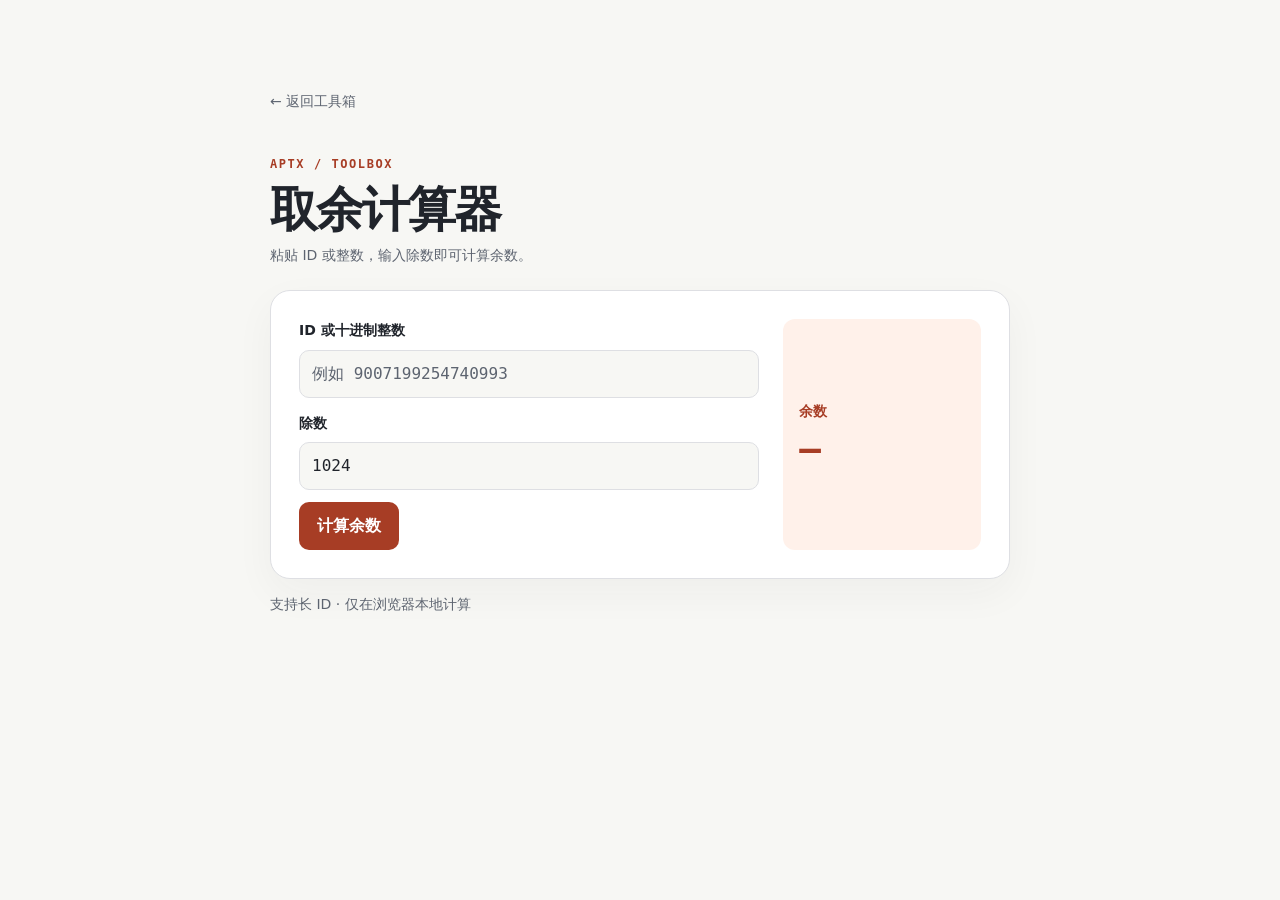
<file: site/tools/mod-1024/index.html>
<!doctype html>
<html lang="zh-CN">
<head>
  <meta charset="utf-8">
  <title>取余计算器已迁移</title>
  <script>
    const target = new URL('../remainder/', location.href);
    target.search = location.search;
    target.hash = location.hash;
    location.replace(target.href);
  </script>
</head>
<body>
  <a href="https://aptx.dev/tools/remainder/">打开取余计算器</a>
</body>
</html>
</file>
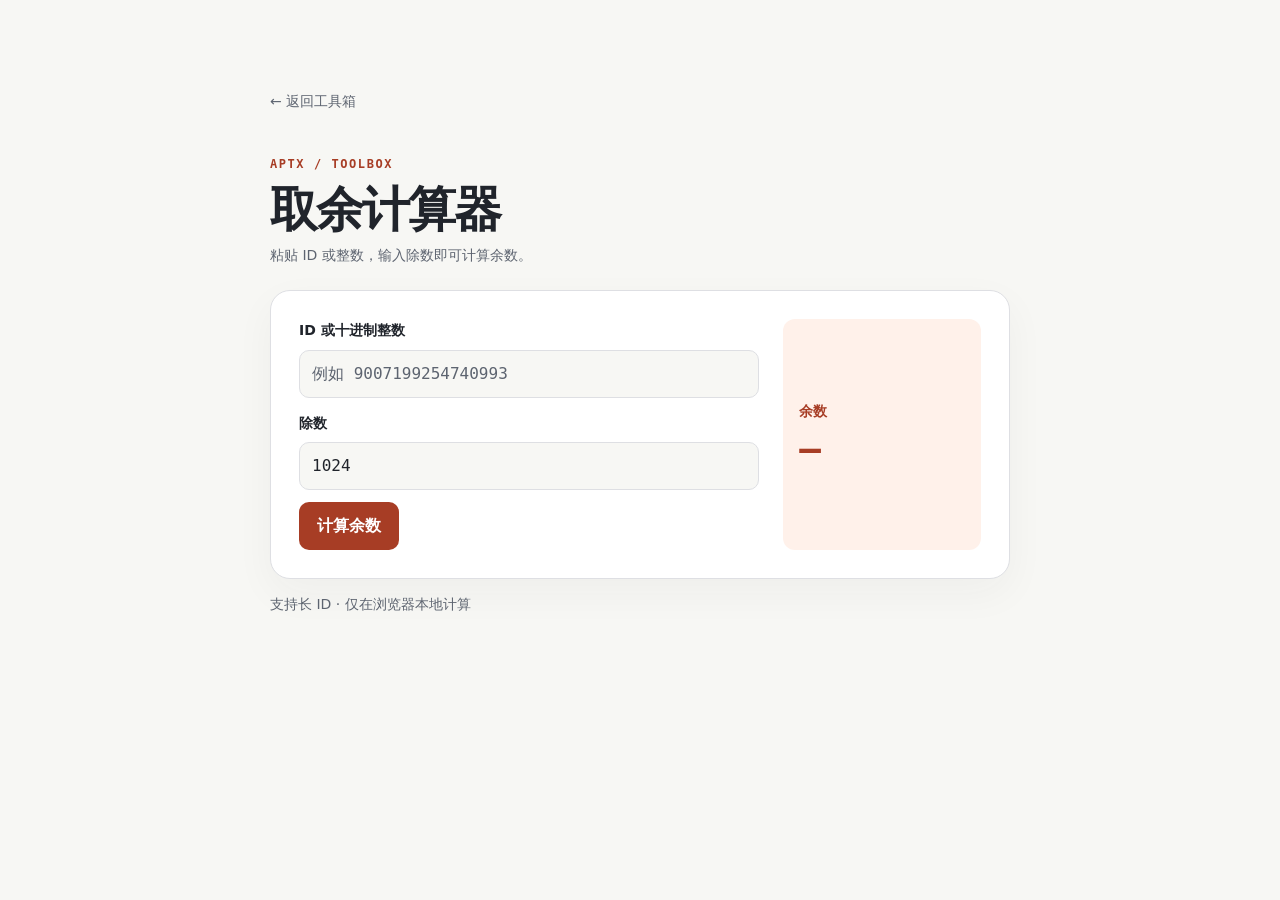
<file: site/tools/remainder/index.html>
<!doctype html>
<html lang="zh-CN">
<head>
  <meta charset="utf-8">
  <meta name="viewport" content="width=device-width, initial-scale=1">
  <title>取余计算器 · APTX 工具箱</title>
  <style>
    :root {
      color-scheme: light dark;
      --canvas: light-dark(#f7f7f4, #151619);
      --panel: light-dark(#fff, #1d2025);
      --text: light-dark(#20242b, #f0f1f4);
      --muted: light-dark(#5d6470, #afb6c2);
      --line: light-dark(#dedfe3, #383e48);
      --accent: light-dark(#a73d25, #ffad97);
      --result: light-dark(#fff1ea, #392621);
    }
    * { box-sizing: border-box; }
    body {
      margin: 0;
      background: var(--canvas);
      color: var(--text);
      font: 16px/1.6 system-ui, sans-serif;
    }
    main { width: min(740px, calc(100% - 32px)); margin: clamp(24px, 8vw, 88px) auto; }
    .back { color: var(--muted); font-size: .875rem; text-decoration: none; }
    .back:hover { color: var(--accent); text-decoration: underline; }
    header { margin: 36px 0 24px; }
    .eyebrow { color: var(--accent); font: 700 .75rem/1.5 ui-monospace, monospace; letter-spacing: .13em; }
    h1 { margin: .35rem 0; font-size: clamp(2rem, 6vw, 3rem); line-height: 1.2; letter-spacing: -.04em; }
    header p, .note { margin: 0; color: var(--muted); font-size: .875rem; }
    form {
      display: grid;
      grid-template-columns: minmax(0, 1fr) minmax(140px, 29%);
      align-items: stretch;
      gap: 24px;
      padding: clamp(16px, 4vw, 28px);
      border: 1px solid var(--line);
      border-radius: 20px;
      background: var(--panel);
      box-shadow: 0 14px 40px light-dark(#2329360b, #0003);
    }
    .divisor-label { margin-top: 14px; }
    label { display: block; margin-bottom: 8px; font-size: .875rem; font-weight: 650; }
    input, button { min-height: 48px; border-radius: 10px; font: inherit; }
    input {
      width: 100%;
      padding: 0 12px;
      color: var(--text);
      background: var(--canvas);
      border: 1px solid var(--line);
      font-family: ui-monospace, monospace;
    }
    input::placeholder { color: var(--muted); opacity: 1; }
    button {
      margin-top: 12px;
      padding: 0 18px;
      border: 0;
      background: var(--accent);
      color: light-dark(#fff, #201411);
      font-weight: 650;
      cursor: pointer;
    }
    button:hover { filter: brightness(.9); }
    :focus-visible { outline: 2px solid var(--accent); outline-offset: 3px; }
    .result {
      display: grid;
      align-content: center;
      gap: 5px;
      margin: 0;
      padding: 16px;
      background: var(--result);
      color: var(--accent);
      border-radius: 12px;
    }
    .result span { font-size: .875rem; font-weight: 650; }
    output { overflow-wrap: anywhere; font: 700 2.25rem/1.15 ui-monospace, monospace; }
    output[data-error] { font: 650 .875rem/1.5 system-ui, sans-serif; }
    .note { margin-top: 14px; }
    @media (max-width: 520px) {
      form { grid-template-columns: 1fr; gap: 16px; }
      button { width: 100%; }
    }
  </style>
</head>
<body>
  <main>
    <a class="back" href="../../#/tools">← 返回工具箱</a>
    <header>
      <span class="eyebrow">APTX / TOOLBOX</span>
      <h1>取余计算器</h1>
      <p>粘贴 ID 或整数，输入除数即可计算余数。</p>
    </header>
    <form novalidate>
      <div>
        <label for="integer">ID 或十进制整数</label>
        <input id="integer" type="text" inputmode="numeric" autocomplete="off" spellcheck="false" placeholder="例如 9007199254740993">
        <label class="divisor-label" for="divisor">除数</label>
        <input id="divisor" type="text" inputmode="numeric" value="1024" autocomplete="off" spellcheck="false">
        <button type="submit">计算余数</button>
      </div>
      <p class="result"><span>余数</span><output for="integer divisor" aria-live="polite">—</output></p>
    </form>
    <p class="note">支持长 ID · 仅在浏览器本地计算</p>
  </main>
  <script>
    const form = document.querySelector('form');
    const input = document.getElementById('integer');
    const divisor = document.getElementById('divisor');
    const integerPattern = /^[+-]?\d+$/;
    const result = document.querySelector('output');

    form.addEventListener('input', () => {
      result.removeAttribute('data-error');
      result.textContent = '—';
    });

    form.addEventListener('submit', event => {
      event.preventDefault();
      const value = input.value.trim();
      const divisorText = divisor.value.trim();
      let error = '';

      if (!integerPattern.test(value)) {
        error = '请输入十进制整数';
      } else if (!integerPattern.test(divisorText)) {
        error = '除数必须是十进制整数';
      } else if (BigInt(divisorText) === 0n) {
        error = '除数不能为 0';
      }

      result.toggleAttribute('data-error', Boolean(error));
      result.textContent = error || String(BigInt(value) % BigInt(divisorText));
    });
  </script>
</body>
</html>
</file>
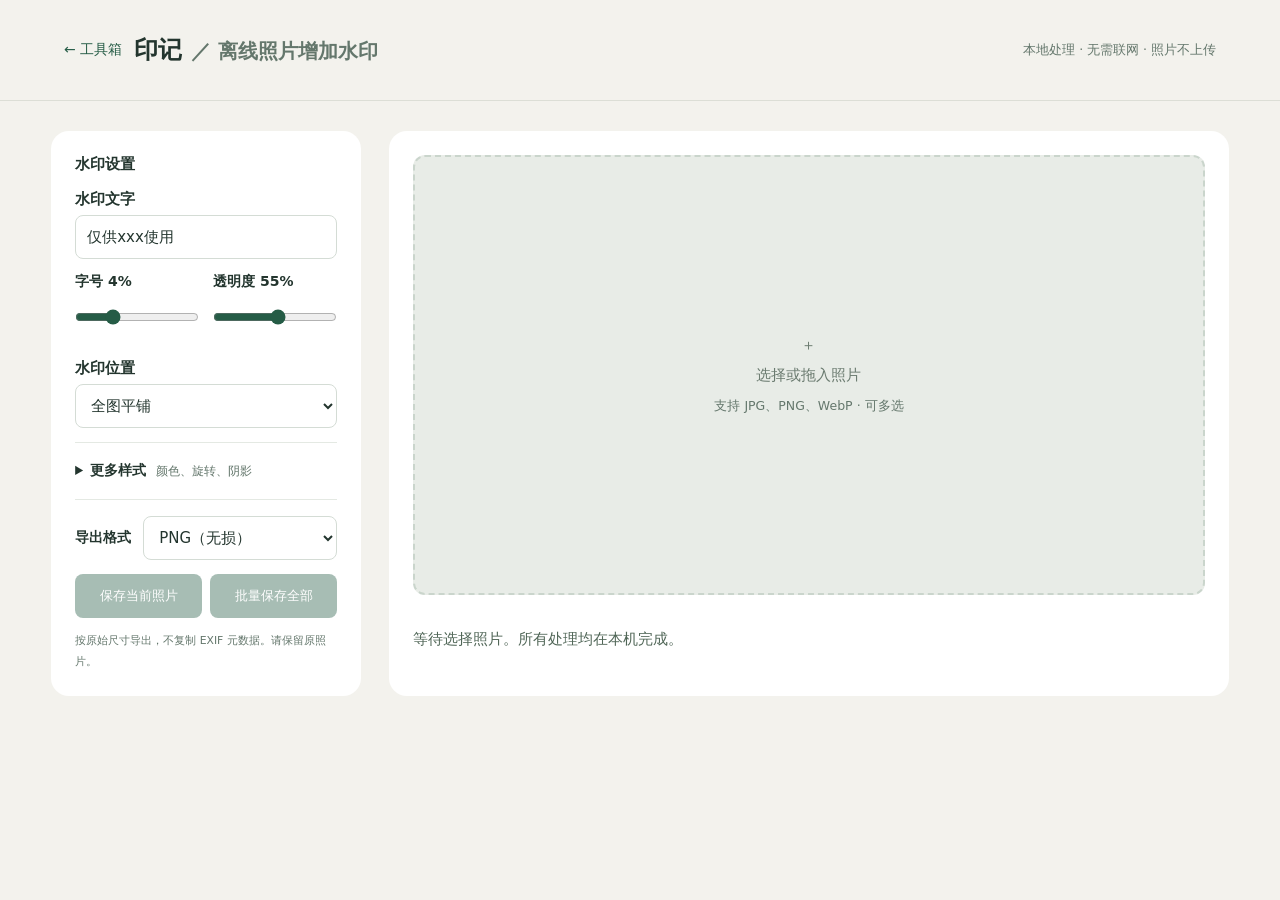
<file: site/tools/watermark/index.html>
<!doctype html><html lang="zh-CN"><meta charset="utf-8"><meta http-equiv="Content-Security-Policy" content="default-src 'none'; script-src 'unsafe-inline'; style-src 'unsafe-inline'; img-src blob: data:; connect-src 'none'; form-action 'none'; base-uri 'none'"><meta name="viewport" content="width=device-width,initial-scale=1"><title>照片增加水印 · APTX 工具箱</title><style>*{box-sizing:border-box}body{margin:0;background:#f3f2ed;color:#23352e;font:15px system-ui}header{padding:28px 5%;border-bottom:1px solid #dcded6;display:flex;justify-content:space-between}h1{margin:0;font-size:24px}small{color:#64776c}main{max-width:1400px;margin:30px auto;padding:0 4%;display:grid;grid-template-columns:310px 1fr;gap:28px}aside,section{background:white;border-radius:18px;padding:24px}label{display:block;margin:20px 0 8px;font-weight:600}input:not([type=checkbox]),select,button{width:100%;padding:11px;border:1px solid #d4dcd5;border-radius:8px;background:white;color:inherit}input[type=range]{padding:0}button{cursor:pointer;background:#255c46;color:white;border:0;margin-top:15px;font-weight:600}button:disabled{opacity:.4;cursor:default}.stage{background:#e8ece7;min-height:440px;display:flex;align-items:center;justify-content:center;border:2px dashed #cad5cc;border-radius:12px;overflow:hidden}canvas{max-width:100%;max-height:65vh;object-fit:contain}#empty{text-align:center;color:#6b7b70;line-height:2}#list{display:flex;gap:8px;flex-wrap:wrap;margin:16px 0}#list button{width:auto;margin:0;background:#e7eee8;color:#28513d;max-width:190px;overflow:hidden;text-overflow:ellipsis}p{line-height:1.7}#status{min-height:25px;color:#506657}@media(max-width:760px){main{grid-template-columns:1fr}header small{display:none}.stage{min-height:260px}}
[hidden]{display:none!important}html{ -webkit-text-size-adjust:100%}main>*{min-width:0}input,select,button{font:inherit}input:not([type=checkbox]),select,button{min-height:44px}input[type=range]{min-height:44px;cursor:pointer}input[type=checkbox]{width:20px;height:20px;vertical-align:middle}input[type=color]{height:44px}.stage{cursor:pointer;touch-action:manipulation}.stage:focus-visible{outline:3px solid #255c46;outline-offset:4px}button:focus-visible{outline:3px solid #8ab89b;outline-offset:3px}canvas{display:block;min-width:0}#list button{overflow-wrap:anywhere}header{gap:12px}
@media(max-width:760px){header{padding:18px 20px}h1{font-size:21px}main{margin:16px auto;padding:0 12px 24px;gap:16px}section{order:-1;padding:16px}aside{padding:20px}.stage{min-height:240px}canvas{max-height:48vh;max-height:48svh}#list{margin:12px 0;gap:6px}#list:empty{display:none}#list button{max-width:100%;font-size:14px}#status{font-size:13px;margin-bottom:0}input:not([type=checkbox]),select{font-size:16px}label{margin-top:18px}button{min-height:48px}aside p{margin-bottom:0}}

main{align-items:stretch}aside>label{margin-top:16px;margin-bottom:6px}.control-pair{display:grid;grid-template-columns:minmax(0,1fr) minmax(0,1fr);gap:14px}.control-pair>div{min-width:0}.control-pair label{margin:14px 0 4px;font-size:14px}.control-pair input[type=range]{margin:0;accent-color:#255c46}.more-styles{margin-top:14px;border-top:1px solid #e4e9e3;border-bottom:1px solid #e4e9e3;padding:12px 0}.more-styles summary{cursor:pointer;min-height:32px;align-content:center;font-weight:600;font-size:14px}.more-styles summary small{font-weight:400;margin-left:5px;font-size:12px}.more-styles .shadow-control{display:flex;align-items:center;gap:6px;min-height:44px;margin:6px 0 0;font-size:14px}.export-row{display:flex;align-items:center;gap:12px;margin-top:16px}.export-row label{white-space:nowrap;margin:0;font-size:14px}.export-row select{min-width:0;flex:1}.save-actions{gap:8px}.save-actions button{padding:10px 6px;font-size:13px;margin-top:14px}.export-note{font-size:13px;line-height:1.6;margin:12px 0 0}summary:focus-visible{outline:3px solid #8ab89b;outline-offset:2px}@media(max-width:760px){.control-pair{gap:16px}.save-actions{gap:10px}.save-actions button{font-size:14px}}
.toolbox-back{color:#255c46;text-decoration:none;white-space:nowrap;min-height:44px;display:flex;align-items:center;font-size:14px}header{align-items:center;flex-wrap:wrap}header h1{margin-right:auto}@media(max-width:760px){header{gap:8px 16px}.toolbox-back{font-size:13px}}
</style><header><a class="toolbox-back" href="../../#/tools">← 工具箱</a><h1>印记 <small>／ 离线照片增加水印</small></h1><small>本地处理 · 无需联网 · 照片不上传</small></header><input id="files" type="file" multiple accept="image/jpeg,image/png,image/webp" hidden><main><aside><b>水印设置</b><label for="words">水印文字</label><input id="words" value="仅供xxx使用" maxlength="150"><div class="control-pair"><div><label for="size">字号 <span id="sv"></span></label><input id="size" type="range" min="1" max="12" value="4" step="0.5"></div><div><label for="opacity">透明度 <span id="ov"></span></label><input id="opacity" type="range" min="5" max="100" value="55"></div></div><label for="position">水印位置</label><select id="position"><option value="br">右下角</option><option value="bl">左下角</option><option value="tr">右上角</option><option value="tl">左上角</option><option value="center">居中</option><option value="tile" selected>全图平铺</option></select><details class="more-styles"><summary>更多样式 <small>颜色、旋转、阴影</small></summary><div class="control-pair"><div><label for="color">文字颜色</label><input id="color" type="color" value="#ffffff"></div><div><label for="angle">旋转 <span id="av"></span></label><input id="angle" type="range" min="-60" max="60" value="0"></div></div><label class="shadow-control"><input id="shadow" type="checkbox" checked> 文字阴影</label></details><div class="export-row"><label for="format">导出格式</label><select id="format"><option value="image/png">PNG（无损）</option><option value="image/jpeg">JPEG（高质量）</option></select></div><div class="control-pair save-actions"><button id="save" disabled>保存当前照片</button><button id="all" disabled>批量保存全部</button></div><p class="export-note"><small>按原始尺寸导出，不复制 EXIF 元数据。请保留原照片。</small></p></aside><section><div class="stage" id="drop" role="button" tabindex="0" aria-label="选择照片，支持多选，也可拖入照片" title="点击添加照片，支持多选"><div id="empty">＋<br>选择或拖入照片<br><small>支持 JPG、PNG、WebP · 可多选</small></div><canvas id="canvas" hidden></canvas></div><div id="list"></div><p id="status" role="status">等待选择照片。所有处理均在本机完成。</p></section></main><script>
'use strict';const $=id=>document.getElementById(id),c=$('canvas'),ctx=c.getContext('2d');let photos=[],current=0,busy=false;const ids=['words','size','opacity','color','position','angle','shadow','format'];function render(){ $('sv').textContent=$('size').value+'%';$('ov').textContent=$('opacity').value+'%';$('av').textContent=$('angle').value+'°';if(!photos.length)return;const im=photos[current].im;c.width=im.naturalWidth;c.height=im.naturalHeight;ctx.clearRect(0,0,c.width,c.height);ctx.drawImage(im,0,0);const text=$('words').value;if(!text)return;const s=Math.min(c.width,c.height)*Number($('size').value)/100,pad=Math.min(c.width,c.height)*.045;ctx.font=`600 ${s}px system-ui,sans-serif`;ctx.fillStyle=$('color').value;ctx.globalAlpha=Number($('opacity').value)/100;ctx.textBaseline='middle';if($('shadow').checked){ctx.shadowColor='rgba(0,0,0,.65)';ctx.shadowBlur=s*.12;ctx.shadowOffsetY=s*.04}const a=Number($('angle').value)*Math.PI/180;function stamp(x,y){ctx.save();ctx.translate(x,y);ctx.rotate(a);ctx.fillText(text,0,0);ctx.restore()}const w=ctx.measureText(text).width,pos=$('position').value;if(pos==='tile'){ctx.textAlign='center';const stepX=Math.max(w+s*3,s*8),stepY=s*5;for(let y=-c.height;y<c.height*2;y+=stepY)for(let x=-c.width;x<c.width*2;x+=stepX)stamp(x+(Math.round(y/stepY)%2)*stepX/2,y)}else{ctx.textAlign=pos==='center'?'center':pos.endsWith('r')?'right':'left';stamp(pos==='center'?c.width/2:pos.endsWith('r')?c.width-pad:pad,pos==='center'?c.height/2:pos.startsWith('t')?pad+s/2:c.height-pad-s/2)}ctx.globalAlpha=1;ctx.shadowBlur=0;ctx.shadowOffsetY=0}
async function add(files){let failed=0;for(const f of files){if(!/^image\/(jpeg|png|webp)$/.test(f.type)){failed++;continue}const url=URL.createObjectURL(f);try{const im=new Image();im.src=url;await im.decode();photos.push({im,name:f.name});}catch{failed++}finally{URL.revokeObjectURL(url)}}if(photos.length){current=photos.length-1;$('empty').hidden=true;c.hidden=false;$('save').disabled=$('all').disabled=false;list();render()}$('status').textContent=`已载入 ${photos.length} 张照片。${failed?'有 '+failed+' 个文件格式不支持或无法读取。':''}`}
function list(){$('list').replaceChildren();photos.forEach((p,i)=>{const b=document.createElement('button');b.textContent=(i===current?'● ':'')+p.name;b.onclick=()=>{if(busy)return;current=i;list();render()};$('list').append(b)})}async function save(){render();const blob=await new Promise(r=>c.toBlob(r,$('format').value,.94));if(!blob)throw Error('图片过大，无法导出');const url=URL.createObjectURL(blob),a=document.createElement('a');a.href=url;a.download=photos[current].name.replace(/\.[^.]+$/,'')+'-水印.'+($('format').value==='image/png'?'png':'jpg');a.click();setTimeout(()=>URL.revokeObjectURL(url),10000)}$('files').onchange=e=>{const files=Array.from(e.target.files);e.target.value='';if(!busy)add(files)};$('drop').onclick=()=>{if(!busy)$('files').click()};$('drop').onkeydown=e=>{if(e.key==='Enter'||e.key===' '){e.preventDefault();if(!busy)$('files').click()}};ids.forEach(id=>$(id).oninput=render);$('save').onclick=async()=>{try{await save();$('status').textContent='已生成照片，请查看浏览器下载。'}catch(e){$('status').textContent=e.message}};$('all').onclick=async()=>{busy=true;$('all').disabled=$('save').disabled=true;const old=current;try{for(current=0;current<photos.length;current++){await save();await new Promise(r=>setTimeout(r,350))}$('status').textContent='已生成全部照片；若下载被拦截，请允许此页面下载多个文件。'}catch(e){$('status').textContent=e.message}finally{current=old;busy=false;$('all').disabled=$('save').disabled=false;render();list()}};$('drop').ondragover=e=>e.preventDefault();$('drop').ondrop=e=>{e.preventDefault();if(!busy)add(e.dataTransfer.files)};render();
</script></html>
</file>
<file: site/style.css>
:root{--bg:#fff;--panel:#fff;--soft:#f7f8fa;--text:#191c21;--secondary:#4c5563;--muted:#8b919c;--line:#e6e8ec;--accent:#df5d3e;--accent-soft:#fff3ee;--green:#31846c;--nav:#f1f3f5;--shadow:0 14px 50px #1c233312}
:root[data-theme=dark]{--bg:#13161a;--panel:#191d23;--soft:#1c2128;--text:#e9edf3;--secondary:#aeb9c7;--muted:#7b899a;--line:#2b323c;--accent:#f79575;--accent-soft:#382a25;--green:#78c8a7;--nav:#282e37;--shadow:0 14px 50px #0005;color-scheme:dark}
*{box-sizing:border-box}html{scroll-behavior:smooth;scroll-padding-top:110px}body{margin:0;background:var(--bg);color:var(--text);font-family:-apple-system,BlinkMacSystemFont,"Segoe UI","PingFang SC","Microsoft YaHei",sans-serif;font-size:14px;line-height:1.65;-webkit-font-smoothing:antialiased}button,input,select{font:inherit}a{color:inherit;text-decoration:none}a,button,input,select{-webkit-tap-highlight-color:transparent}button{cursor:pointer}button:disabled{cursor:wait;opacity:.55}button:focus-visible,a:focus-visible,input:focus-visible,select:focus-visible{outline:3px solid #97b5dc;outline-offset:4px}[hidden]{display:none!important}svg{width:19px;height:19px;fill:none;stroke:currentColor;stroke-width:1.6;stroke-linecap:round;stroke-linejoin:round;flex:none}h1,h2,h3,p{margin:0}h1,h2,h3{line-height:1.45}button{color:inherit}button,input,select{background:var(--panel)}input,select{color:var(--text)}.shell{width:min(1280px,calc(100% - 72px));margin-inline:auto}.skip{position:fixed;top:-100px;left:20px;padding:10px 18px;background:var(--panel);z-index:30}.skip:focus{top:10px}.announcement{background:#f3f6f8;border-bottom:1px solid var(--line);color:#6b7884;font-size:11px}.announcement>.shell{min-height:36px;display:flex;align-items:center;justify-content:space-between;gap:20px}.announcement a{white-space:nowrap}.announcement a:hover{color:var(--text)}.live-dot{display:inline-block;width:6px;height:6px;background:var(--green);border-radius:50%;margin-right:8px;vertical-align:middle}.site-header{background:var(--bg);border-bottom:1px solid var(--line);position:sticky;top:0;z-index:10}.header-inner{height:79px;display:flex;align-items:center;justify-content:space-between;gap:25px}.brand{display:inline-flex;align-items:center;gap:9px;flex:none}.brand-mark{display:grid;place-items:center;width:34px;height:35px;background:var(--text);color:var(--bg);border-radius:8px;font-family:"Songti SC",SimSun,serif;font-size:23px;font-weight:700}.brand strong{font-size:20px;letter-spacing:1px;line-height:1.2}.brand strong>span{display:block;font-size:7px;letter-spacing:2px;font-weight:500;margin-top:4px;color:var(--muted)}.header-inner>nav{display:flex;gap:7px}.header-inner>nav a{padding:9px 17px;border-radius:6px;font-size:13px;color:var(--secondary);white-space:nowrap}.header-inner>nav a.active{background:var(--nav);color:var(--text);font-weight:600}.header-actions{display:flex;gap:8px;align-items:center}.icon-button{display:inline-flex;align-items:center;justify-content:center;gap:8px;border:1px solid var(--line);border-radius:7px;padding:10px;min-height:40px;background:var(--panel);color:var(--secondary);font-size:11px}.icon-button:hover{background:var(--soft)}.icon-button kbd{font:10px ui-monospace,monospace;color:var(--muted);margin-left:7px}.search-trigger{padding-inline:12px}.header-actions #saved-count{font-size:10px}.opening{padding:51px 0 39px;display:grid;grid-template-columns:1fr 290px;gap:40px;align-items:center;border-bottom:1px solid var(--line)}.eyebrow{font:10px ui-monospace,SFMono-Regular,monospace;letter-spacing:2px;color:var(--muted);margin-bottom:14px}.opening h1{font-size:38px;font-weight:720;letter-spacing:-1.4px;line-height:1.4}.opening h1 span{color:var(--secondary)}.opening .lead{font-size:13px;color:var(--secondary);margin-top:17px}.opening .fine{font-size:11px;color:var(--muted);margin-top:7px}.coverage-box{border:1px solid var(--line);border-radius:9px;background:var(--soft);padding:20px 23px}.coverage-head{font:9px ui-monospace,monospace;letter-spacing:2px;color:var(--muted);margin-bottom:12px}.coverage-numbers{display:flex;gap:30px}.coverage-numbers b{display:block;font:30px/1.3 ui-sans-serif,-apple-system,sans-serif;font-weight:550;font-variant-numeric:tabular-nums;letter-spacing:-1px}.coverage-numbers span{font-size:10px;color:var(--muted)}.coverage-box>a{display:flex;justify-content:space-between;border-top:1px solid var(--line);margin-top:15px;padding-top:11px;font-size:10px;color:var(--secondary)}.quick-topics{display:flex;justify-content:space-between;align-items:center;gap:20px;margin-top:20px}.quick-topics>div{display:flex;flex-wrap:wrap;gap:9px}.quick-topics a{font-size:11px;padding:4px 10px;border:1px solid var(--line);border-radius:20px;color:var(--secondary)}.quick-topics a:hover{background:var(--soft)}.quick-topics .date-label{font:10px ui-monospace,monospace;color:var(--muted);white-space:nowrap}.channel-grid{display:grid;grid-template-columns:repeat(3,minmax(0,1fr));margin-top:33px;column-gap:36px;row-gap:0}.channel{min-width:0;padding:0 0 28px;margin-bottom:30px;border-bottom:1px solid var(--line)}.channel-heading{display:flex;align-items:center;justify-content:space-between;margin-bottom:20px}.channel-heading h2{font-size:22px;letter-spacing:-.7px;font-weight:730;display:flex;align-items:center;gap:10px}.channel-heading h2 small{font-size:10px;font-weight:400;letter-spacing:0;color:var(--muted)}.channel-heading>a{font-size:17px;color:var(--muted)}.mini-label{font-size:9px;color:var(--muted);letter-spacing:.4px;display:flex;justify-content:space-between;gap:10px;margin-bottom:8px}.daily-preview{background:var(--soft);border-radius:6px;padding:14px 15px;margin-bottom:17px;border-left:2px solid #c6cdd6;min-height:133px}.daily-preview h3{font-size:15px;font-weight:650;line-height:1.55;margin-bottom:7px;display:-webkit-box;-webkit-box-orient:vertical;-webkit-line-clamp:2;overflow:hidden}.daily-preview p{font-size:11px;color:var(--secondary);line-height:1.8;display:-webkit-box;-webkit-box-orient:vertical;-webkit-line-clamp:2;overflow:hidden}.daily-preview a:hover,.mini-news a:hover{color:var(--accent)}.preview-meta{font-size:9px;color:var(--muted);margin-top:9px}.mini-news{list-style:none;margin:0;padding:0}.mini-news li{margin-bottom:14px}.mini-news a{font-size:12px;font-weight:550;line-height:1.65;display:-webkit-box;-webkit-box-orient:vertical;-webkit-line-clamp:2;overflow:hidden}.mini-news .meta{font-size:9px;color:var(--muted);margin-top:4px;display:flex;gap:7px;flex-wrap:wrap}.channel-more{display:inline-block;font-size:11px;color:var(--secondary);margin-top:3px}.channel-more:hover{color:var(--accent)}.home-bottom{display:grid;grid-template-columns:1fr 1fr;gap:30px;margin-bottom:40px}.subpanel{border:1px solid var(--line);border-radius:8px;padding:23px}.subpanel h2{font-size:17px;margin-bottom:7px}.subpanel p{font-size:11px;line-height:1.85;color:var(--secondary)}.tag-cloud{display:flex;gap:8px;flex-wrap:wrap;margin-top:17px}.tag{font-size:10px;color:var(--secondary);border:1px solid var(--line);padding:4px 9px;border-radius:4px;background:var(--panel)}.tag:hover{border-color:var(--secondary)}.tag b{margin-left:8px;font-weight:400;color:var(--muted)}.subpanel .text-link{display:inline-block;font-size:11px;color:var(--accent);margin-top:14px}.page-heading{padding:38px 0 26px;display:flex;justify-content:space-between;gap:25px;align-items:center}.page-heading h1{font-size:30px;letter-spacing:-.8px}.page-heading p{font-size:12px;color:var(--muted);margin-top:8px}.quiet-button{background:var(--panel);border:1px solid var(--line);border-radius:5px;padding:6px 11px;color:var(--secondary);font-size:11px;display:inline-flex;align-items:center;justify-content:center;gap:6px}.quiet-button:hover{background:var(--soft)}.text-link{color:var(--accent)}.topic-tabs{display:flex;gap:8px;flex-wrap:wrap;border-bottom:1px solid var(--line);padding-bottom:16px}.topic-tab{border:0;border-radius:5px;background:transparent;color:var(--secondary);font-size:12px;padding:7px 14px;white-space:nowrap}.topic-tab.active{background:var(--text);color:var(--bg);font-weight:600}.topic-tab:hover:not(.active){background:var(--soft)}.news-layout{display:grid;grid-template-columns:minmax(0,1fr) 260px;gap:50px;margin-top:24px}.news-main{min-width:0}.toolbar{display:flex;align-items:center;gap:14px;flex-wrap:wrap;padding-bottom:20px;border-bottom:1px solid var(--line)}.segmented{display:flex;border:1px solid var(--line);border-radius:5px;padding:3px;gap:3px}.segmented button{font-size:11px;padding:4px 14px;border:0;border-radius:3px;color:var(--muted);background:none}.segmented button.active{background:var(--nav);color:var(--text);font-weight:600}.toolbar select,.toolbar input[type=date],.source-tools select,.source-tools input{border:1px solid var(--line);border-radius:5px;font-size:10px;padding:7px 9px;max-width:180px}.check-label{display:inline-flex;align-items:center;gap:5px;font-size:11px;color:var(--secondary);cursor:pointer;white-space:nowrap}.check-label input{accent-color:var(--text)}.toolbar .count-label{font-size:10px;color:var(--muted);margin-left:auto}.inline-search{display:flex;align-items:center;gap:7px;padding:7px 11px;border:1px solid var(--line);border-radius:5px;margin:15px 0}.inline-search input{border:0;outline:0;width:100%;background:transparent;font-size:12px}.inline-search svg{width:15px;height:15px;color:var(--muted)}.method-note{font-size:10px;color:var(--muted);line-height:1.9;margin:12px 0 20px}.list-date{display:flex;align-items:center;justify-content:space-between;font-size:11px;color:var(--muted);padding:17px 0 6px}.list-date span:first-child{font-weight:600;color:var(--secondary)}.news-item{padding:20px 0;border-bottom:1px solid var(--line)}.news-item.read h3{color:var(--muted)}.item-meta{display:flex;align-items:center;gap:9px;font-size:10px;color:var(--muted);margin-bottom:7px;flex-wrap:wrap}.kind{display:inline-block;font-size:9px;padding:1px 5px;border-radius:3px;background:var(--soft);color:var(--secondary)}.kind.official{background:#eef7f1;color:#4f896b}.kind.research{background:#eef1fa;color:#6b7db0}.kind.media{background:#fff4e9;color:#ad854e}.kind.community{background:#f2eff8;color:#8d78aa}.news-item h3{font-size:19px;line-height:1.6;font-weight:650;letter-spacing:-.3px}.news-item h3 a:hover{color:var(--accent)}.news-item .excerpt{color:var(--secondary);font-size:12px;line-height:1.9;margin:10px 0 0;max-width:800px;display:-webkit-box;-webkit-box-orient:vertical;-webkit-line-clamp:3;overflow:hidden}.item-bottom{display:flex;align-items:center;gap:12px;margin-top:12px}.item-tags{display:flex;gap:8px;flex-wrap:wrap;font-size:10px;color:#8393a6}.item-tags a:hover{color:var(--accent)}.item-actions{margin-left:auto;display:flex;gap:12px;align-items:center}.item-actions button,.item-actions>a{font-size:10px;border:0;background:transparent;color:var(--muted);padding:3px 0;white-space:nowrap}.item-actions button:hover,.item-actions>a:hover,.item-actions button.saved{color:var(--accent)}.item-actions .save-icon{font-size:15px;margin-right:3px}.same-title{color:var(--accent);font-size:9px}.change-flag{border:1px solid var(--line);padding:0 5px;border-radius:3px;font-size:9px;color:var(--secondary)}.change-flag.security{color:#c06449;background:var(--accent-soft);border:0}.news-aside{align-self:start;position:sticky;top:105px}.aside-section{padding-bottom:22px;margin-bottom:22px;border-bottom:1px solid var(--line)}.aside-section h2{font-size:12px;margin-bottom:15px}.aside-section>p{font-size:10px;color:var(--muted);line-height:1.9}.aside-number{font-size:30px;letter-spacing:-1px;font-weight:500}.aside-number small{font-size:10px;color:var(--muted);margin-left:6px;letter-spacing:0}.aside-source{display:flex;justify-content:space-between;font-size:11px;margin-bottom:10px;color:var(--secondary);gap:10px}.aside-source span:last-child{color:var(--muted)}.aside-link{font-size:10px;color:var(--accent)}.more-button{display:block;border:1px solid var(--line);background:var(--panel);border-radius:6px;padding:10px 30px;margin:28px auto 12px;color:var(--secondary);font-size:12px}.more-button:hover{background:var(--soft)}.empty{border:1px dashed var(--line);padding:45px 20px;border-radius:8px;text-align:center;color:var(--muted);font-size:12px;line-height:2}.empty strong{display:block;color:var(--secondary);font-size:19px;margin-bottom:10px}.empty a,.empty button{display:inline-flex;margin-top:15px;color:var(--accent)}.notice{background:var(--soft);border:1px solid var(--line);border-radius:6px;padding:12px 15px;font-size:11px;color:var(--secondary);line-height:1.8;margin-bottom:20px}.notice.warning{background:var(--accent-soft);color:var(--accent);border:0}.daily-controls{display:flex;gap:8px;align-items:center;flex-wrap:wrap}.daily-controls input{border:1px solid var(--line);border-radius:5px;padding:6px 9px;font-size:12px}.daily-stats{display:flex;gap:30px;border-block:1px solid var(--line);padding:17px 0;margin-bottom:30px;font-size:11px;color:var(--muted);flex-wrap:wrap}.daily-stats b{color:var(--text);font-size:20px;letter-spacing:-.5px;margin-right:5px;font-weight:550}.daily-stats .date-badge{margin-left:auto;align-self:center;color:var(--secondary);font-size:10px}.daily-section{margin:0 0 35px}.daily-section-title{display:flex;gap:12px;align-items:center;margin-bottom:10px;padding-bottom:10px;border-bottom:1px solid var(--line)}.daily-section-title h2{font-size:22px}.daily-section-title span{font-size:11px;color:var(--muted)}.daily-section-title a{margin-left:auto;font-size:11px;color:var(--secondary)}.daily-rows{display:grid;grid-template-columns:1fr 1fr;column-gap:32px}.daily-rows .news-item h3{font-size:16px}.daily-rows .news-item{padding:17px 0}.daily-rows .excerpt{-webkit-line-clamp:2;font-size:11px}.source-tools{display:flex;gap:10px;flex-wrap:wrap;margin:24px 0}.source-tools input{min-width:240px;flex:1}.source-stats{display:grid;grid-template-columns:repeat(6,1fr);border:1px solid var(--line);border-radius:8px;padding:20px 0;margin:5px 0 22px}.source-stats>div{padding:0 23px;border-right:1px solid var(--line)}.source-stats>div:last-child{border:0}.source-stats b{display:block;font-size:27px;line-height:1.4;font-weight:500;letter-spacing:-1px}.source-stats span{font-size:10px;color:var(--muted)}.source-grid{display:grid;grid-template-columns:repeat(3,minmax(0,1fr));gap:14px;margin-bottom:35px}.source-card{padding:20px;border:1px solid var(--line);border-radius:7px;min-width:0;background:var(--panel)}.source-title{display:flex;justify-content:space-between;align-items:flex-start;gap:15px;margin-bottom:12px}.source-title h2{font-size:14px}.source-title p{font-size:9px;color:var(--muted);margin-top:5px}.status{font-size:9px;white-space:nowrap;color:var(--green)}.status.error{color:var(--accent)}.status.quiet{color:var(--muted)}.source-info{font-size:10px;color:var(--muted);line-height:1.9}.source-links{display:flex;gap:13px;font-size:10px;color:var(--secondary);margin-top:12px;align-items:center}.source-links a:hover{color:var(--accent)}.source-links button{margin-left:auto;background:none;border:0;color:var(--secondary);font-size:10px;padding:0}.source-links button.muted-source{color:var(--accent)}.source-grid-count{font-size:11px;color:var(--muted);margin-bottom:13px}.hot-grid{display:grid;grid-template-columns:repeat(3,minmax(0,1fr));gap:18px;margin:25px 0 40px}.hot-card{border:1px solid var(--line);padding:23px;border-radius:8px;min-width:0}.hot-card-top{display:flex;align-items:center;justify-content:space-between;margin-bottom:12px}.hot-rank{font:11px ui-monospace,monospace;color:var(--accent)}.hot-card h2{font-size:23px;letter-spacing:-.5px}.hot-card .hot-count{font-size:10px;color:var(--muted);margin:7px 0 20px}.hot-card li{margin-bottom:13px}.hot-card .mini-news a{font-size:11px}.article-page{max-width:870px;margin:34px auto 70px}.back-link{font-size:11px;color:var(--muted)}.article-page h1{font-size:35px;line-height:1.5;margin:24px 0 20px;letter-spacing:-.8px;overflow-wrap:anywhere}.article-page .article-meta{display:flex;gap:12px;flex-wrap:wrap;font-size:11px;color:var(--muted);padding-bottom:22px;border-bottom:1px solid var(--line)}.article-page h2{font-size:16px;margin:28px 0 12px}.article-page .article-excerpt{font-size:17px;line-height:2;color:var(--secondary);background:var(--soft);padding:25px;border-radius:8px}.article-page .original-title{font-size:13px;color:var(--muted);margin:15px 0}.article-actions{display:flex;gap:12px;margin:25px 0;flex-wrap:wrap}.primary-button{display:inline-flex;gap:10px;align-items:center;background:var(--text);color:var(--bg);border:1px solid var(--text);border-radius:6px;padding:10px 20px;font-size:12px}.provenance-table{border:1px solid var(--line);border-radius:7px;font-size:12px;overflow:hidden}.provenance-table>div{display:flex;border-bottom:1px solid var(--line)}.provenance-table>div:last-child{border:0}.provenance-table span{width:115px;background:var(--soft);flex:none;padding:12px 15px;color:var(--muted)}.provenance-table b{padding:12px 15px;font-weight:400;overflow-wrap:anywhere}.provenance-table a{color:var(--accent)}.prose{max-width:850px;margin:15px auto 60px}.prose h2{margin:28px 0 12px;font-size:21px}.prose p,.prose li{font-size:14px;color:var(--secondary);line-height:2;margin-bottom:12px}.prose ul{padding-left:20px}.site-footer{border-top:1px solid var(--line);margin-top:45px;background:var(--bg)}.footer-main{display:grid;grid-template-columns:2fr 1fr 1.3fr 1.4fr;gap:35px;padding:36px 0}.footer-main>div{display:flex;flex-direction:column;align-items:flex-start;gap:8px;font-size:11px;color:var(--muted)}.footer-main .brand{color:var(--text);margin-bottom:6px}.footer-main p{font-size:11px;line-height:1.9}.footer-main b{font-size:11px;color:var(--secondary);margin-bottom:6px}.footer-main a:hover{color:var(--text)}.footer-bottom{border-top:1px solid var(--line);display:flex;justify-content:space-between;gap:20px;padding:16px 0 22px;font-size:10px;color:var(--muted)}.mobile-nav{display:none}.loading{padding:100px 0;text-align:center;color:var(--muted);min-height:50vh}.toast{position:fixed;left:50%;bottom:30px;transform:translateX(-50%);border:1px solid var(--line);background:var(--text);color:var(--bg);border-radius:7px;padding:12px 22px;font-size:12px;z-index:40;box-shadow:var(--shadow);max-width:90vw;white-space:nowrap}dialog{border:1px solid var(--line);border-radius:12px;padding:0;background:var(--panel);color:var(--text);width:min(650px,calc(100% - 32px));box-shadow:var(--shadow);margin:12vh auto;max-height:75vh}dialog::backdrop{background:#1c23336b;backdrop-filter:blur(3px)}.search-dialog-top{display:flex;align-items:center;padding:18px;gap:12px;border-bottom:1px solid var(--line)}.search-dialog-top input{flex:1;border:0;outline:0;font-size:15px;min-width:0}.search-dialog-top .quiet-button{padding:2px 5px;font-size:10px}.search-hint{padding:10px 18px;background:var(--soft);font-size:10px;color:var(--muted)}#global-results{padding:9px 18px 18px;max-height:52vh;overflow:auto}.search-result{display:block;border-bottom:1px solid var(--line);padding:13px 0;font-size:13px}.search-result:hover{color:var(--accent)}.search-result small{display:block;font-size:10px;color:var(--muted);margin-top:4px}.sr-only{position:absolute;width:1px;height:1px;overflow:hidden;clip:rect(0,0,0,0)}:root[data-theme=dark] .announcement{background:#1d252c}:root[data-theme=dark] .kind.official{background:#223c32;color:#8dc9a8}:root[data-theme=dark] .kind.research{background:#27304a;color:#a0b2e6}:root[data-theme=dark] .kind.media{background:#3e3226;color:#d1ac7c}:root[data-theme=dark] .kind.community{background:#332b43;color:#bca0d9}
@media(min-width:1500px){.shell{width:min(1350px,calc(100% - 100px))}.opening{padding-block:57px 45px}.opening h1{font-size:43px}.channel-grid{column-gap:44px}.channel-heading{margin-bottom:23px}.daily-preview{min-height:146px}.daily-preview h3{font-size:16px}.mini-news a{font-size:13px}}
@media(max-width:1050px){.shell{width:calc(100% - 48px)}.header-inner{gap:16px}.header-inner>nav a{padding:8px 12px}.search-trigger span,.search-trigger kbd{display:none}.opening{grid-template-columns:1fr 250px;gap:25px}.opening h1{font-size:31px}.coverage-box{padding:17px}.coverage-numbers{gap:25px}.channel-grid{column-gap:25px}.news-layout{grid-template-columns:minmax(0,1fr) 210px;gap:28px}.news-item h3{font-size:17px}.source-grid{grid-template-columns:repeat(2,minmax(0,1fr))}.hot-grid{grid-template-columns:repeat(2,minmax(0,1fr))}}
@media(max-width:760px){html{scroll-padding-top:78px}.shell{width:calc(100% - 36px)}.announcement{font-size:9px}.announcement>.shell{min-height:30px;gap:9px}.announcement a{font-size:0}.announcement a span{font-size:13px}.header-inner{height:65px;gap:8px}.brand-mark{width:29px;height:31px;font-size:20px;border-radius:6px}.brand strong{font-size:18px}.brand strong>span{font-size:6px;letter-spacing:1.5px}.header-inner>nav{gap:0;margin-left:auto}.header-inner>nav a{font-size:11px;padding:7px 9px}.header-inner>nav a[data-nav=daily],.header-inner>nav a[data-nav=hot]{display:none}.header-actions{gap:5px}.header-actions>.icon-button{border:0;padding:6px;min-height:32px}.header-actions>a{display:none!important}.icon-button svg{width:17px;height:17px}.opening{padding:30px 0 25px;grid-template-columns:1fr;gap:22px}.eyebrow{font-size:8px;letter-spacing:1.5px;margin-bottom:12px}.opening h1{font-size:29px;letter-spacing:-.9px}.opening .lead{font-size:12px;margin-top:13px;line-height:1.9}.opening .fine{font-size:10px;line-height:1.8}.coverage-box{background:var(--bg);display:flex;align-items:center;justify-content:space-between;padding:13px 15px}.coverage-head{display:none}.coverage-numbers{gap:25px}.coverage-numbers b{font-size:23px}.coverage-numbers span{font-size:9px}.coverage-box>a{border:0;margin:0;padding:0;font-size:0;gap:0}.coverage-box>a>span{font-size:19px}.quick-topics{margin-top:15px}.quick-topics .date-label{display:none}.quick-topics>div{gap:7px}.quick-topics a{font-size:9px;padding:3px 8px}.channel-grid{grid-template-columns:1fr 1fr;gap:20px;margin-top:26px}.channel{margin-bottom:8px;padding-bottom:22px}.channel-heading{margin-bottom:16px}.channel-heading h2{font-size:21px;gap:7px}.channel-heading h2 small{font-size:8px}.daily-preview{padding:12px;min-height:146px}.daily-preview h3{font-size:14px}.daily-preview p{font-size:10px;-webkit-line-clamp:3}.mini-label{font-size:8px;gap:5px;flex-wrap:wrap}.mini-news a{font-size:11px}.mini-news .meta{font-size:8px;gap:5px}.mini-news li{margin-bottom:13px}.preview-meta{font-size:8px}.channel-more{font-size:10px}.home-bottom{grid-template-columns:1fr;gap:15px;margin-top:14px}.subpanel{padding:19px}.subpanel h2{font-size:16px}.page-heading{padding:28px 0 22px;gap:13px;flex-wrap:wrap}.page-heading h1{font-size:26px}.page-heading p{font-size:10px;line-height:1.8}.page-heading>.quiet-button{font-size:10px}.topic-tabs{gap:4px;flex-wrap:nowrap;overflow-x:auto;padding-bottom:12px;scrollbar-width:none}.topic-tab{font-size:11px;padding:6px 11px}.news-layout{grid-template-columns:1fr;margin-top:17px}.news-aside{display:none}.toolbar{gap:10px;padding-bottom:14px}.toolbar select{max-width:145px}.toolbar .count-label{font-size:9px}.check-label{font-size:10px}.segmented button{font-size:10px;padding:4px 11px}.news-item{padding:17px 0}.news-item h3{font-size:18px}.news-item .excerpt{font-size:12px;line-height:1.9}.item-meta{font-size:9px;gap:7px}.item-bottom{gap:8px;align-items:flex-end}.item-tags{font-size:9px;gap:6px}.item-actions{gap:10px}.item-actions button,.item-actions>a{font-size:9px}.item-actions .save-icon{font-size:14px}.daily-stats{gap:12px;padding:14px 0;margin-bottom:24px;font-size:9px}.daily-stats b{font-size:18px}.daily-stats .date-badge{display:none}.daily-section-title h2{font-size:20px}.daily-section-title span{font-size:9px}.daily-rows{grid-template-columns:1fr}.daily-controls{width:100%}.daily-controls input{font-size:11px}.daily-rows .news-item h3{font-size:17px}.daily-rows .excerpt{font-size:12px}.source-stats{padding:15px 0;grid-template-columns:repeat(3,1fr);gap:18px 0}.source-stats>div{padding:0 16px}.source-stats>div:nth-child(3){border:0}.source-stats b{font-size:23px}.source-stats span{font-size:9px}.source-tools{gap:8px;margin:20px 0}.source-tools input{min-width:100%;max-width:100%}.source-tools select{font-size:10px;flex:1;max-width:initial}.source-grid{gap:10px}.source-card{padding:16px}.source-title{gap:8px;display:block}.source-title h2{font-size:13px}.source-title .status{display:block;margin-top:8px}.source-info{font-size:9px}.source-links{flex-wrap:wrap;gap:7px;font-size:9px}.source-links button{font-size:9px}.hot-grid{gap:12px}.hot-card{padding:17px}.hot-card h2{font-size:20px}.hot-card .hot-count{font-size:9px}.hot-card .mini-news a{font-size:11px}.article-page{margin:25px auto 45px}.article-page h1{font-size:27px;letter-spacing:-.5px}.article-page .article-meta{font-size:10px;gap:8px}.article-page .article-excerpt{font-size:15px;padding:20px}.provenance-table{font-size:10px}.provenance-table span{width:82px;padding:12px 10px}.provenance-table b{padding:12px 10px}.article-actions{gap:8px}.primary-button{font-size:11px;padding:10px 15px}.prose h2{font-size:19px}.prose p,.prose li{font-size:12px}.footer-main{grid-template-columns:1.3fr 1fr;gap:25px;padding:28px 0}.footer-main>div{font-size:10px}.footer-main>div:first-child{grid-column:1/-1}.footer-main p{font-size:10px}.footer-main>div:last-child{display:none}.footer-bottom{display:block;font-size:9px;line-height:2;padding-bottom:85px}.footer-bottom>span{display:block}.mobile-nav{display:flex;position:fixed;bottom:0;left:0;right:0;background:var(--bg);border-top:1px solid var(--line);z-index:15;justify-content:space-around;padding:7px 0 calc(7px + env(safe-area-inset-bottom))}.mobile-nav a{display:flex;flex-direction:column;align-items:center;color:var(--muted);font-size:21px;line-height:1.2;min-width:48px}.mobile-nav a span{font-size:9px;margin-top:3px}.mobile-nav a.active{color:var(--text);font-weight:600}.toast{bottom:85px;font-size:11px;padding:10px 16px}.search-dialog-top{padding:15px}.search-dialog-top input{font-size:12px}dialog{margin-top:8vh}.search-hint{font-size:9px}}
@media(max-width:440px){.opening h1{font-size:27px}.channel-grid{grid-template-columns:1fr;gap:0}.channel{margin-bottom:26px}.channel-heading h2{font-size:24px}.channel-heading h2 small{font-size:11px}.daily-preview{min-height:0;padding:15px 16px}.daily-preview h3{font-size:17px}.daily-preview p{font-size:12px;-webkit-line-clamp:2}.mini-label{font-size:10px;flex-wrap:nowrap;margin-bottom:10px}.preview-meta{font-size:10px}.mini-news a{font-size:13px}.mini-news .meta{font-size:10px;margin-top:5px}.mini-news li{margin-bottom:16px}.channel-more{font-size:12px}.source-grid{grid-template-columns:1fr}.source-title{display:flex}.source-title h2{font-size:14px}.source-title .status{margin-top:0;font-size:10px}.source-info{font-size:10px}.source-links{font-size:10px;gap:14px}.source-links button{font-size:10px}.hot-grid{grid-template-columns:1fr}.hot-card .mini-news a{font-size:12px}.header-inner>nav a{padding-inline:7px}.brand strong{font-size:17px}.header-actions{gap:1px}.announcement>.shell{font-size:8px}.item-actions{gap:8px}.item-tags{max-width:52%}.source-stats>div{padding-inline:12px}.source-stats span{font-size:8px}}
@media(prefers-reduced-motion:reduce){html{scroll-behavior:auto}*{transition:none!important}}

.home-timeline{margin-top:35px}.timeline-heading{display:flex;align-items:center;gap:18px;margin:0 0 20px}.timeline-heading h2{font-size:23px}.timeline-heading>span{font-size:11px;color:var(--muted)}.channel-overview{margin:40px 0;border-block:1px solid var(--line);padding:20px 0}.channel-overview>summary{cursor:pointer;font-weight:600;font-size:15px}.channel-overview>summary>span{font-size:10px;color:var(--muted);font-weight:400;margin-left:20px}.home-timeline .toolbar .method-note{margin:0}.home-timeline .news-layout{margin-top:16px}@media(max-width:760px){.timeline-heading{align-items:flex-start;gap:10px;flex-wrap:wrap}.timeline-heading h2{font-size:21px}.timeline-heading>span{font-size:10px}.channel-overview>summary>span{display:block;margin:8px 0 0}.home-timeline{margin-top:27px}}

.summary-badge{font-size:10px;color:var(--accent);background:var(--soft);padding:2px 7px;border-radius:4px}.summary-pending{color:var(--muted)}.summary-status{display:flex;gap:10px;align-items:center;flex-wrap:wrap;padding:13px 16px;margin:16px 0;border:1px solid var(--line);border-radius:7px;font-size:11px;color:var(--secondary)}.summary-status>a{margin-left:auto}.original-excerpt{border:1px solid var(--line);padding:16px 20px;margin:20px 0}.original-excerpt summary{cursor:pointer}.original-excerpt p{color:var(--secondary)}.x-status,.x-toolbar{display:flex;gap:18px;align-items:center;flex-wrap:wrap;margin:22px 0;color:var(--secondary);font-size:12px}.x-setup{border:1px solid var(--line);background:var(--soft);padding:22px 26px;border-radius:8px;margin:25px 0}.x-setup h2{font-size:20px;margin:0 0 12px}.x-setup p,.x-setup li{font-size:13px;color:var(--secondary);line-height:1.9}.x-setup ol{padding-left:21px}.x-setup code{overflow-wrap:anywhere}.x-accounts{display:flex;flex-wrap:wrap;gap:8px;margin-bottom:20px}.x-accounts>span{border:1px solid var(--line);padding:6px 10px;font-size:11px;border-radius:5px;color:var(--muted)}.x-post{border:1px solid var(--line);border-radius:9px;padding:24px;margin-bottom:18px;max-width:900px}.x-post-heading{display:flex;justify-content:space-between;gap:18px}.x-post-heading strong{display:block;font-size:16px}.x-post-heading span,.x-post-heading time{font-size:11px;color:var(--muted)}.x-post-text{white-space:pre-wrap;overflow-wrap:anywhere;font-size:16px;line-height:1.9;margin:22px 0}.x-metrics{display:flex;gap:18px;flex-wrap:wrap;font-size:12px;color:var(--secondary)}.x-post-bottom{display:flex;justify-content:space-between;gap:15px;border-top:1px solid var(--line);padding-top:14px;margin-top:18px;font-size:11px;color:var(--muted)}
@media(max-width:760px){.header-inner>nav a[data-nav=x]{display:none}.summary-status{font-size:10px;padding:11px;gap:7px}.summary-status>a{margin-left:0}.x-setup{padding:18px}.x-setup h2{font-size:18px}.x-setup p,.x-setup li{font-size:12px}.x-status,.x-toolbar{gap:12px;font-size:11px}.x-post{padding:18px}.x-post-heading{flex-wrap:wrap;gap:6px}.x-post-text{font-size:14px}.x-post-bottom{flex-wrap:wrap}.x-metrics{gap:12px;font-size:11px}}

@media(min-width:761px){.opening{padding:28px 0 22px}.opening h1{font-size:31px}.opening .lead{margin-top:12px}.quick-topics{margin-top:14px}.home-timeline{margin-top:24px}}

.x-candidate-section{margin:28px 0 32px}.x-candidate-section h2{font-size:21px;margin:0 0 8px}.x-candidate-section h2 small{font-size:11px;font-weight:400;color:var(--muted);margin-left:10px}.x-candidate-grid{display:grid;grid-template-columns:repeat(3,minmax(0,1fr));gap:15px;margin-top:17px}.x-candidate{border:1px solid var(--line);border-radius:8px;padding:20px}.x-candidate>div{display:flex;justify-content:space-between;align-items:center;gap:12px}.candidate-pending,.candidate-handle{font-size:10px;color:var(--muted)}.x-candidate h3{font-size:17px;margin:13px 0 0}.x-candidate p{font-size:12px;line-height:1.8;color:var(--secondary);margin:12px 0}.x-candidate>.text-link{font-size:11px}@media(max-width:760px){.x-candidate-grid{grid-template-columns:repeat(2,minmax(0,1fr));gap:12px}.x-candidate{padding:16px}.x-candidate h3{font-size:15px}.x-candidate>div{flex-wrap:wrap;gap:6px}}@media(max-width:440px){.x-candidate-grid{grid-template-columns:1fr}}

.x-following-grid{display:grid;grid-template-columns:repeat(3,minmax(0,1fr));gap:10px;margin-top:18px}.x-following-account{display:flex;flex-direction:column;border:1px solid var(--line);border-radius:7px;padding:14px 17px;gap:3px;min-width:0}.x-following-account:hover{background:var(--soft)}.x-following-account strong{font-size:14px;overflow-wrap:anywhere}.x-following-account span{font-size:11px;color:var(--secondary)}.x-following-account small{font-size:10px;color:var(--muted);margin-top:3px}.x-extra-candidates>summary{font-size:19px;font-weight:600;cursor:pointer}.x-extra-candidates>summary span{font-size:11px;color:var(--muted);font-weight:400;margin-left:10px}.x-extra-candidates>p{margin-top:12px}@media(max-width:760px){.x-following-grid{grid-template-columns:repeat(2,minmax(0,1fr))}.x-following-account{padding:12px}.x-following-account strong{font-size:13px}}@media(max-width:440px){.x-following-grid{grid-template-columns:1fr}}

@media(max-width:360px){.header-inner>nav a[data-nav=sources]{display:none}}

.topic-tabs{position:relative}.topic-tab{position:relative}
@media(min-width:761px) and (max-width:1150px){.header-inner{gap:10px}.header-inner>nav{gap:2px}.header-inner>nav a{padding-inline:8px}}
@media(max-width:440px){.header-inner>nav a[data-nav=sources]{display:none}}
@media(max-width:360px){.header-inner>nav a[data-nav=news]{display:none}}

/* Compact, multi-section reading layout. */
.modular-page .page-heading{padding:25px 0 17px}.modular-page .page-heading h1{font-size:28px}.modular-page .page-heading p{font-size:12px}.board-kpis{display:flex;align-items:center;gap:25px;flex-wrap:wrap;margin:0 0 19px;font-size:11px;color:var(--muted)}.board-kpis b{font-size:17px;color:var(--text);margin-right:4px;font-variant-numeric:tabular-nums}.modular-page .topic-tabs{padding-bottom:12px}.board-controls{display:flex;align-items:center;gap:20px;padding:15px 0 11px}.board-controls-main{display:flex;gap:15px;align-items:center;flex-wrap:wrap;flex:1;min-width:0}.board-controls .count-label{margin-left:auto}.board-controls .inline-search{width:270px;margin:0;flex-shrink:0}.board-controls select,.board-controls input[type=date]{border:1px solid var(--line);background:var(--bg);color:var(--secondary);font-size:11px;border-radius:5px;padding:7px 9px;min-height:33px}.board-controls .check-label{font-size:11px;white-space:nowrap}.board-note{display:flex;justify-content:space-between;gap:10px;flex-wrap:wrap;font-size:10px;color:var(--muted);margin:0 0 17px;line-height:1.6}.news-board{display:grid;grid-template-columns:repeat(3,minmax(0,1fr));gap:18px;align-items:start}.news-module{--module-gutter:20px;min-width:0;border:1px solid var(--line);border-radius:12px;padding:0;background:var(--panel);overflow:hidden;box-shadow:0 2px 8px #1c233304}.news-module>header{display:flex;align-items:flex-start;justify-content:space-between;gap:12px;min-height:89px;padding:18px var(--module-gutter) 16px;background:var(--soft);border-bottom:1px solid var(--line)}.news-module h2{font-size:17px;font-weight:650;letter-spacing:-.2px;line-height:1.4}.news-module>header>div>span{display:block;color:var(--secondary);font-size:10px;margin-top:6px;line-height:1.6}.module-total{font-size:10px;color:var(--secondary);white-space:nowrap;padding:2px 8px;border:1px solid var(--line);border-radius:20px;background:var(--panel);font-variant-numeric:tabular-nums}.module-rows{list-style:none;margin:0;padding:0 var(--module-gutter)}.module-row{position:relative;padding:11px 25px 10px 0;border-bottom:1px solid var(--line);min-width:0}.module-row:last-child{border-bottom:0}.module-row-meta{display:flex;gap:7px;align-items:center;font-size:9px;color:var(--muted);line-height:1.5;min-width:0}.module-row-meta time{white-space:nowrap;font-variant-numeric:tabular-nums}.module-row-meta>span:not(.module-zh){overflow:hidden;text-overflow:ellipsis;white-space:nowrap;max-width:150px}.module-row .module-zh{color:var(--accent);background:var(--accent-soft);border-radius:3px;padding:1px 4px;font-size:8px;white-space:nowrap}.module-row h3{font-size:13px;font-weight:550;line-height:1.65;margin:4px 0 0;overflow-wrap:anywhere}.module-row h3 a{display:-webkit-box;-webkit-box-orient:vertical;-webkit-line-clamp:2;overflow:hidden}.module-row h3 a:hover{color:var(--accent)}.module-row.read h3{color:var(--muted)}.module-row>p{color:var(--secondary);font-size:11px;line-height:1.7;margin:5px 0 0;display:-webkit-box;-webkit-box-orient:vertical;-webkit-line-clamp:2;overflow:hidden}.module-row-actions{position:absolute;right:0;top:11px;display:flex;flex-direction:column;align-items:center;gap:4px}.module-row-actions button{border:0;background:transparent;color:var(--muted);cursor:pointer;font-size:15px;padding:0;line-height:1.3}.module-row-actions button.saved{color:var(--accent)}.module-row-actions a{font-size:8px;color:var(--muted);writing-mode:vertical-rl;white-space:nowrap}.module-row-actions a:hover{color:var(--accent)}.module-more{display:flex;align-items:center;justify-content:space-between;border-top:1px solid var(--line);margin:0 var(--module-gutter);padding:13px 0 14px;font-size:11px;color:var(--secondary)}.module-more:hover{color:var(--accent)}.module-lead{grid-row:span 2}.module-lead .module-row{padding-top:13px;padding-bottom:13px}.module-lead .module-row h3{font-size:14px}.module-empty{font-size:12px;color:var(--muted);line-height:1.8;min-height:120px;padding:20px var(--module-gutter)}.board-coverage{font-size:10px;color:var(--muted);line-height:1.8;margin:19px 0}.board-footer{display:flex;gap:25px;flex-wrap:wrap;font-size:11px;color:var(--secondary);padding:22px 0 6px}.all-channels .news-module{align-self:stretch}.all-channels .module-more{margin-top:auto}.all-channels .news-module{display:flex;flex-direction:column}.all-channels .module-rows{flex:1}
@media(max-width:1150px){.board-controls{flex-wrap:wrap;gap:10px}.board-controls .inline-search{width:100%}.board-controls-main{flex-basis:100%}.news-board{gap:14px}.news-module{--module-gutter:16px}.module-row-meta>span:not(.module-zh){max-width:115px}}
@media(min-width:761px) and (max-width:1000px){.news-board{grid-template-columns:repeat(2,minmax(0,1fr))}.channel-board .module-lead{grid-row:auto;grid-column:1/-1}.module-lead .module-rows{display:grid;grid-template-columns:repeat(2,minmax(0,1fr));column-gap:25px}.module-lead .module-row:nth-last-child(2){border-bottom:0}}
@media(max-width:760px){.modular-page .page-heading{padding:22px 0 14px;gap:10px}.modular-page .page-heading h1{font-size:24px}.modular-page .page-heading p{font-size:11px}.board-kpis{gap:9px 17px;font-size:10px;margin-bottom:15px}.board-kpis b{font-size:15px}.board-kpis>span:last-child{flex-basis:100%}.board-controls{padding-top:12px}.board-controls-main{gap:10px}.board-controls .count-label{font-size:10px}.board-controls .inline-search input{font-size:12px}.board-note{font-size:9px;margin-bottom:13px}.board-note>span:last-child{display:none}.news-board{grid-template-columns:repeat(2,minmax(0,1fr));gap:12px}.news-module{--module-gutter:15px;border-radius:10px}.news-module>header{min-height:80px;padding-block:15px 13px}.news-module h2{font-size:16px}.module-lead{grid-row:auto;grid-column:1/-1}.module-lead .module-rows{display:grid;grid-template-columns:repeat(2,minmax(0,1fr));column-gap:20px}.module-row h3{font-size:13px}.module-lead .module-row h3{font-size:13px}.module-row-meta{font-size:9px;flex-wrap:wrap;gap:3px 6px}.module-row-meta>span:not(.module-zh){max-width:110px}.module-row .module-zh{display:none}.module-lead .module-row:nth-last-child(2){border-bottom:0}.board-footer{gap:16px;font-size:10px}}
@media(max-width:580px){.news-board{grid-template-columns:minmax(0,1fr)}.news-module>header{min-height:0;padding-bottom:13px}.news-module>header>div>span{font-size:10px}.module-lead .module-rows{display:block}.module-lead .module-row{padding-block:10px}.module-lead .module-row:nth-last-child(2){border-bottom:1px solid var(--line)}.module-lead .module-row>p{-webkit-line-clamp:1;font-size:11px}.module-row-meta{flex-wrap:nowrap}.module-row-meta>span:not(.module-zh){max-width:180px}.module-row .module-zh{display:inline}.module-lead .module-row h3{font-size:13px}.board-controls .count-label{margin-left:0}.board-controls input[type=date]{max-width:135px}.module-row-actions{top:11px}.module-row-actions a{writing-mode:horizontal-tb;font-size:9px}.module-row{padding-right:44px}.module-row-actions button{font-size:16px}.all-channels .module-row h3{-webkit-line-clamp:2}.board-footer{justify-content:space-between;gap:12px}.board-coverage{font-size:9px}}

.modular-page .page-heading{padding:18px 0 10px}.modular-page .page-heading p{margin-top:4px}.board-controls{padding-block:12px 9px}.board-note{margin-bottom:12px}.module-row{padding-right:42px}.module-row-actions a{writing-mode:horizontal-tb;font-size:9px}.module-lead .module-row>p{-webkit-line-clamp:1}.module-lead .module-row{padding-block:11px}.module-row-actions{gap:5px}.module-row-actions button{min-width:22px;min-height:22px}.module-lead .module-row h3{font-size:13px}

.board-filter-details{min-width:0}.board-filter-details>summary{display:none}.board-advanced{display:flex;gap:14px;align-items:center;flex-wrap:wrap}.module-jumps{display:none}.news-module{scroll-margin-top:100px}
@media(max-width:760px){.board-filter-details{position:relative}.board-filter-details>summary{display:block;list-style:none;cursor:pointer;font-size:11px;color:var(--secondary);padding:7px 10px;border:1px solid var(--line);border-radius:5px}.board-filter-details[open]>.board-advanced{position:absolute;top:40px;right:0;background:var(--panel);box-shadow:var(--shadow);border:1px solid var(--line);border-radius:7px;padding:15px;width:230px;z-index:6}.board-filter-details[open]>summary{background:var(--soft)}.board-controls .count-label{margin-left:auto}.board-controls-main{gap:9px}.board-advanced{gap:14px}.module-jumps{display:flex;gap:7px;overflow-x:auto;padding-bottom:10px;margin:0 0 3px;scrollbar-width:none}.module-jumps button{white-space:nowrap;background:var(--soft);border:1px solid var(--line);border-radius:4px;font-size:10px;color:var(--secondary);padding:5px 8px;cursor:pointer}.module-lead .module-row>p{display:none}.module-lead .module-row{padding-block:10px}.module-lead .module-row h3{margin-top:3px}.board-note{font-size:9px;margin-bottom:8px}}
@media(max-width:760px){.board-controls-main{position:relative}.board-filter-details{position:static}.board-filter-details[open]>.board-advanced{left:0;right:0;top:42px;width:auto}}

/* Yesterday's newspaper: a separate reading surface with print-friendly columns. */
.newspaper-page{padding-top:24px}.paper-toolbar{display:flex;justify-content:space-between;align-items:center;gap:16px;margin-bottom:18px}.paper-toolbar>div:last-child{display:flex;align-items:center;gap:14px}.paper-toolbar>div>span{font-size:11px;color:var(--muted)}.paper-toolbar .daily-controls{margin:0}.paper-edition{--paper:#f7f3e9;--paper-ink:#27271f;--paper-muted:#737163;--paper-rule:#cfc9b8;--paper-red:#a33627;background:var(--paper);color:var(--paper-ink);border:1px solid var(--paper-rule);padding:25px 34px 30px;margin-bottom:45px;box-shadow:0 8px 32px #3e382409}.paper-edition a:hover{color:var(--paper-red)}.paper-masthead-top{display:flex;justify-content:space-between;font-size:10px;letter-spacing:1.4px;border-bottom:1px solid var(--paper-rule);padding-bottom:12px}.paper-name{display:flex;align-items:center;justify-content:center;gap:55px;padding:18px 0 20px}.paper-name h1{font-family:'Noto Serif CJK SC','Songti SC','STSong','SimSun',serif;font-size:66px;font-weight:900;letter-spacing:13px;line-height:1.2;margin:0}.paper-name>span{font-family:'Songti SC','SimSun',serif;font-size:13px;letter-spacing:4px;line-height:1.8;color:var(--paper-muted);border-block:1px solid var(--paper-rule);padding:5px 0}.paper-dateline{display:flex;justify-content:space-between;gap:14px;font-size:10px;border-top:3px solid var(--paper-ink);border-bottom:1px solid var(--paper-ink);padding:9px 0}.paper-statline{display:flex;gap:20px;flex-wrap:wrap;padding:11px 0;font-size:10px;color:var(--paper-muted);border-bottom:1px solid var(--paper-rule)}.paper-statline b{color:var(--paper-ink);font-size:13px}.paper-statline>span:last-child{margin-left:auto}.paper-overview{display:grid;grid-template-columns:130px 1fr;gap:25px;padding:23px 0 21px;border-bottom:1px solid var(--paper-rule)}.paper-kicker{font-size:9px;letter-spacing:1.5px;color:var(--paper-red);font-weight:700}.paper-overview h2{font-size:26px;font-family:'Songti SC','SimSun',serif;line-height:1.3;margin:7px 0 9px}.paper-label{font-size:9px;letter-spacing:1px;color:var(--paper-red)}.paper-overview p{font-size:15px;line-height:1.95;margin:0 0 9px;font-family:'Songti SC','SimSun',serif}.paper-citations{display:flex;flex-wrap:wrap;gap:4px 13px;font-size:10px;color:var(--paper-muted);font-family:-apple-system,BlinkMacSystemFont,'PingFang SC',sans-serif}.paper-citations a{border-bottom:1px dotted var(--paper-rule)}.paper-navigation{padding-top:15px}.paper-navigation .topic-tabs{border:0;margin:0;padding-bottom:14px}.paper-navigation .topic-tab{font-size:11px;border-radius:0;color:var(--paper-muted)}.paper-navigation .topic-tab.active{background:var(--paper-ink);color:var(--paper)}.paper-front{display:grid;grid-template-columns:minmax(0,1.55fr) minmax(0,1fr);gap:30px;border-block:1px solid var(--paper-ink);padding:24px 0}.paper-front>div{padding-right:29px;border-right:1px solid var(--paper-rule)}.paper-story{padding:17px 0;border-bottom:1px solid var(--paper-rule);break-inside:avoid;overflow-wrap:anywhere}.paper-story:last-child{border-bottom:0;padding-bottom:0}.paper-story-meta{display:flex;gap:12px;flex-wrap:wrap;font-size:9px;color:var(--paper-muted)}.paper-story h3{font-family:'Songti SC','SimSun',serif;font-size:21px;line-height:1.55;font-weight:700;margin:8px 0 9px}.paper-story p{font-size:13px;line-height:1.95;margin:0 0 11px;color:var(--paper-muted)}.paper-story-links{display:flex;justify-content:space-between;font-size:10px;color:var(--paper-muted)}.paper-lead{border:0;padding:13px 0 0}.paper-lead h2{font-family:'Songti SC','SimSun',serif;font-size:34px;line-height:1.45;margin:12px 0 15px;letter-spacing:-.7px}.paper-lead p{font-size:16px;line-height:2;color:var(--paper-ink)}.paper-briefing h2{font-size:17px;margin:0 0 10px;border-bottom:1px solid var(--paper-rule);padding-bottom:10px}.paper-briefing h2 small{font-size:8px;font-weight:400;margin-left:8px;letter-spacing:1px;color:var(--paper-muted)}.paper-briefing article{display:flex;gap:13px;padding:14px 0;border-bottom:1px solid var(--paper-rule);break-inside:avoid}.paper-briefing article:last-child{border:0;padding-bottom:0}.paper-briefing article>span{font-family:Georgia,serif;font-size:25px;line-height:1.3;color:var(--paper-red)}.paper-briefing h3{font-size:14px;line-height:1.7;margin:0 0 6px}.paper-briefing p{font-size:11px;line-height:1.8;color:var(--paper-muted);margin:0 0 7px}.paper-sections{display:grid;grid-template-columns:repeat(2,minmax(0,1fr));column-gap:30px}.paper-section{padding:27px 0 22px;border-bottom:1px solid var(--paper-ink);min-width:0}.paper-section:nth-child(odd){padding-right:29px;border-right:1px solid var(--paper-rule)}.paper-section>header{display:flex;align-items:baseline;flex-wrap:wrap;gap:6px 11px;margin-bottom:16px}.paper-section>header>span{font-size:9px;letter-spacing:1.4px;color:var(--paper-red);flex-basis:100%}.paper-section>header h2{font-family:'Songti SC','SimSun',serif;font-size:27px;margin:0}.paper-section>header>a{font-size:10px;color:var(--paper-muted);margin-left:auto}.paper-section-brief{border-left:2px solid var(--paper-red);padding:0 0 0 13px;margin-bottom:3px}.paper-section-brief p{font-family:'Songti SC','SimSun',serif;font-size:14px;line-height:1.9;margin:7px 0}.paper-small{font-size:11px;color:var(--paper-muted)}.paper-colophon{font-size:10px;line-height:1.9;color:var(--paper-muted);padding-top:25px}.paper-colophon strong{font-size:12px;color:var(--paper-ink)}.paper-colophon p{margin:8px 0 0}.paper-colophon a{border-bottom:1px solid var(--paper-rule)}
:root[data-theme=dark] .paper-edition{--paper:#25251f;--paper-ink:#e6e0d1;--paper-muted:#b0ab9c;--paper-rule:#49483e;--paper-red:#e69e88;box-shadow:none}
@media(max-width:1000px){.paper-edition{padding-inline:23px}.paper-name h1{font-size:55px}.paper-front{gap:22px}.paper-front>div{padding-right:21px}.paper-lead h2{font-size:28px}.paper-sections{column-gap:22px}.paper-section:nth-child(odd){padding-right:21px}.paper-overview{grid-template-columns:115px 1fr;gap:20px}}
@media(max-width:760px){.newspaper-page{padding-top:18px}.paper-toolbar{align-items:flex-start;flex-wrap:wrap;gap:12px}.paper-toolbar .daily-controls{width:auto}.paper-toolbar>div:last-child{margin-left:auto}.paper-toolbar>div>span{display:none}.paper-toolbar .quiet-button{font-size:10px}.paper-edition{padding:17px 18px 23px;margin-bottom:24px}.paper-masthead-top{font-size:8px;letter-spacing:.4px;gap:10px}.paper-masthead-top>span:first-child{display:none}.paper-name{gap:22px;padding:17px 0}.paper-name h1{font-size:41px;letter-spacing:5px}.paper-name>span{font-size:9px;letter-spacing:2px}.paper-dateline{font-size:8px;gap:5px;flex-wrap:wrap}.paper-dateline>span:nth-child(2){display:none}.paper-statline{font-size:9px;gap:8px 15px}.paper-statline>span:last-child{margin-left:0}.paper-overview{grid-template-columns:1fr;gap:10px;padding:18px 0}.paper-overview>div:first-child{display:flex;align-items:center;gap:12px;flex-wrap:wrap}.paper-overview .paper-kicker{display:none}.paper-overview h2{font-size:22px;margin:0}.paper-overview p{font-size:14px}.paper-front{grid-template-columns:1fr;padding:20px 0;gap:21px}.paper-front>div{border-right:0;padding-right:0}.paper-lead h2{font-size:27px}.paper-lead p{font-size:14px}.paper-briefing{border-top:1px solid var(--paper-rule);padding-top:17px}.paper-briefing article{padding:12px 0}.paper-briefing h3{font-size:14px}.paper-briefing p{font-size:12px}.paper-sections{grid-template-columns:1fr}.paper-section:nth-child(odd){padding-right:0;border-right:0}.paper-section{padding-block:23px}.paper-section>header h2{font-size:25px}.paper-story h3{font-size:20px}.paper-story p{font-size:13px}.paper-section-brief p{font-size:14px}.paper-colophon{font-size:10px}.paper-citations{font-size:9px}.paper-navigation .topic-tabs{padding-bottom:12px}}
@media print{@page{size:A4;margin:12mm}body{background:white!important;color:black!important;font-size:10pt}.announcement,.site-header,.site-footer,.mobile-nav,.paper-toolbar,.paper-navigation,#toast,#search-dialog,.skip{display:none!important}main.shell{width:100%;max-width:none}.newspaper-page{padding:0}.paper-edition{--paper:white!important;--paper-ink:black!important;--paper-muted:#444!important;--paper-rule:#aaa!important;--paper-red:#333!important;border:0;box-shadow:none;padding:0;margin:0}.paper-name h1{font-size:38pt}.paper-dateline{font-size:8pt}.paper-overview{grid-template-columns:90px 1fr}.paper-front{grid-template-columns:1.4fr 1fr}.paper-sections{display:block;columns:2;column-gap:24px}.paper-section,.paper-section:nth-child(odd){padding:18px 0;border-right:0;break-inside:avoid}.paper-story h3{font-size:14pt}.paper-lead h2{font-size:22pt}.paper-lead p,.paper-overview p{font-size:11pt}.paper-story p,.paper-section-brief p{font-size:10pt}.paper-citations,.paper-story-meta,.paper-colophon{font-size:8pt}a{color:inherit!important}.paper-section>header h2{font-size:19pt}.paper-section>header{break-after:avoid}}

.paper-overview-text{white-space:pre-line}

/* Official daily currency reference desk. */
.fx-page{padding-bottom:34px}.fx-page .page-heading{padding:29px 0 19px}.fx-page h1{font-size:30px;letter-spacing:-.7px}.fx-page h2{font-size:18px;font-weight:650}.fx-eyebrow{display:block;font:10px/1.5 ui-monospace,SFMono-Regular,monospace;letter-spacing:1.3px;color:var(--muted);margin-bottom:7px}.fx-status{display:flex;align-items:center;gap:12px 24px;flex-wrap:wrap;font-size:11px;color:var(--secondary);padding:12px 0 20px;border-bottom:1px solid var(--line)}.fx-status b{color:var(--text);font-variant-numeric:tabular-nums}.fx-status>a{margin-left:auto}.fx-page select,.fx-page input{border:1px solid var(--line);border-radius:7px;padding:9px 11px;font-size:12px;min-width:0}.fx-overview-head{display:flex;align-items:center;justify-content:space-between;gap:15px;margin:24px 0 14px}.fx-overview-head h2 small{font-size:10px;font-weight:400;color:var(--muted);margin-left:10px}.fx-overview-head>label{display:flex;align-items:center;gap:10px;font-size:11px;color:var(--secondary);white-space:nowrap}.fx-spots{display:grid;grid-template-columns:repeat(4,minmax(0,1fr));gap:16px;margin-bottom:22px}.fx-spot{text-align:left;border:1px solid var(--line);background:var(--panel);border-radius:11px;padding:18px 20px;min-width:0;transition:border-color .15s}.fx-spot:hover{border-color:var(--secondary)}.fx-spot.selected{border-color:var(--green);background:color-mix(in srgb,var(--green) 4%,var(--panel))}.fx-spot-label{display:flex;justify-content:space-between;align-items:center;gap:8px;font-size:13px}.fx-spot-label small{font-size:11px;color:var(--secondary);margin-left:7px;font-weight:400}.fx-spot-label>span{color:var(--muted)}.fx-spot>strong{display:block;font-size:27px;letter-spacing:-.7px;font-weight:600;font-variant-numeric:tabular-nums;margin:9px 0}.fx-spot>strong>small{font-size:10px;letter-spacing:0;font-weight:400;color:var(--muted);margin-left:8px}.fx-spot-bottom{display:flex;align-items:center;justify-content:space-between;gap:7px;font-size:10px;color:var(--muted)}.fx-change{font:11px/1.5 ui-monospace,SFMono-Regular,monospace;white-space:nowrap}.fx-change.up,.fx-chart.up,.fx-spark.up{color:var(--green)}.fx-change.down,.fx-chart.down,.fx-spark.down{color:var(--accent)}.fx-change.flat,.fx-chart.flat,.fx-spark.flat{color:var(--secondary)}.fx-main{display:grid;grid-template-columns:minmax(0,1.9fr) minmax(0,1fr);gap:20px;margin-bottom:22px}.fx-panel{border:1px solid var(--line);background:var(--panel);border-radius:12px;padding:22px;min-width:0}.fx-chart-header{display:flex;align-items:center;justify-content:space-between;gap:12px}.fx-chart-header .segmented button{font-size:10px;padding:5px 10px}.fx-chart-header .fx-eyebrow{margin-bottom:4px}.fx-chart-value{display:flex;align-items:baseline;gap:12px;flex-wrap:wrap;margin:19px 0 4px}.fx-chart-value strong{font-size:34px;font-weight:600;letter-spacing:-.8px;font-variant-numeric:tabular-nums}.fx-chart-value>span:not(.fx-change){font-size:11px;color:var(--muted)}.fx-chart{display:block;width:100%;height:auto;stroke:none;fill:none}.fx-chart text{font:10px -apple-system,BlinkMacSystemFont,sans-serif;fill:var(--muted);stroke:none}.fx-chart .fx-gridline{stroke:var(--line);stroke-width:1;stroke-dasharray:3 4}.fx-line{fill:none;stroke:currentColor;stroke-width:2;stroke-linejoin:round;stroke-linecap:round;vector-effect:non-scaling-stroke}.fx-hit{fill:transparent;stroke:none}.fx-hit:hover{fill:currentColor;fill-opacity:.2}.fx-chart-foot{display:flex;justify-content:space-between;gap:12px;flex-wrap:wrap;font-size:9px;color:var(--muted);margin-top:10px}.fx-converter>p{font-size:11px;color:var(--muted);margin:7px 0 23px}.fx-converter>label{display:block;font-size:11px;color:var(--secondary);margin-bottom:7px}.fx-converter>input{width:100%;font-size:22px;font-variant-numeric:tabular-nums;padding:10px 12px}.fx-pair{display:grid;grid-template-columns:minmax(0,1fr) 26px minmax(0,1fr);align-items:end;gap:8px;margin:17px 0}.fx-pair>label{font-size:10px;color:var(--secondary);min-width:0}.fx-pair select{display:block;width:100%;margin-top:6px;font-size:11px;padding:9px 6px}.fx-pair>button{height:35px;border:0;background:var(--soft);border-radius:5px;font-size:17px}.fx-conversion{background:var(--soft);border-radius:8px;padding:16px;margin:17px 0}.fx-conversion>span{display:block;color:var(--muted);font-size:10px}.fx-conversion>strong{display:block;font-size:26px;font-weight:600;line-height:1.5;margin:3px 0;overflow-wrap:anywhere;font-variant-numeric:tabular-nums}.fx-conversion>small{font-size:10px;color:var(--secondary)}.fx-converter>p.fx-converter-note{font-size:10px;margin:10px 0 0;line-height:1.8}.fx-table-panel{padding:0;overflow:hidden}.fx-table-panel>header{padding:21px 22px 17px;display:flex;justify-content:space-between;align-items:center;gap:12px;background:var(--soft)}.fx-table-panel>header p{font-size:11px;color:var(--secondary);margin-top:6px}.fx-table-panel>header>span{font-size:10px;color:var(--muted);white-space:nowrap}.fx-table-wrap{overflow-x:auto;position:relative}.fx-table{width:100%;border-collapse:collapse;text-align:left;font-size:12px;min-width:680px;font-variant-numeric:tabular-nums}.fx-table th,.fx-table td{padding:13px 20px;border-top:1px solid var(--line);white-space:nowrap}.fx-table thead th{font-size:10px;color:var(--muted);font-weight:500;background:var(--panel)}.fx-table tbody th{font-weight:400}.fx-table tbody th button{display:flex;gap:12px;align-items:center;border:0;padding:0;background:transparent;text-align:left}.fx-table tbody th b{display:block;min-width:34px;font-size:13px;font-weight:600}.fx-table tbody th span{font-size:11px;color:var(--secondary)}.fx-table .selected{background:color-mix(in srgb,var(--green) 4%,var(--panel))}.fx-table tbody tr:hover{background:var(--soft)}.fx-rate-cell{font-weight:550}.fx-open{border:0;background:transparent;padding:4px 0;color:var(--secondary);font-size:10px}.fx-spark{display:block;width:110px;height:30px;fill:none;stroke:none}.fx-table .fx-change{font-size:11px}.fx-source-note{margin-top:22px;color:var(--muted);font-size:10px;line-height:1.9}.fx-source-note b{display:block;color:var(--secondary);font-size:12px;margin-bottom:5px}.fx-source-note p+p{margin-top:5px}.fx-source-note a{color:var(--secondary);text-decoration:underline;text-underline-offset:3px}
@media(max-width:1050px){.fx-main{grid-template-columns:minmax(0,1.6fr) minmax(0,1fr)}.fx-spot{padding:16px}.fx-spot>strong{font-size:24px}.fx-panel{padding:18px}.fx-table-panel{padding:0}.fx-chart-value{gap:8px}.fx-chart-value>span:not(.fx-change){flex-basis:100%;order:2}.fx-table th,.fx-table td{padding-inline:14px}}
@media(max-width:760px){.fx-page .page-heading{padding:22px 0 14px;align-items:center;gap:12px}.fx-page h1{font-size:24px;letter-spacing:-.4px}.fx-page .page-heading p{font-size:11px}.fx-page h2{font-size:16px}.fx-eyebrow{font-size:8px}.fx-status{font-size:10px;gap:7px 14px;padding:7px 0 14px}.fx-status>a{margin-left:0}.fx-overview-head{margin-top:19px;align-items:flex-start}.fx-overview-head h2 small{display:block;margin:5px 0 0;font-size:9px}.fx-overview-head select{font-size:11px;padding:7px}.fx-overview-head>label{gap:5px;font-size:10px}.fx-spots{grid-template-columns:repeat(2,minmax(0,1fr));gap:11px;margin-bottom:16px}.fx-spot{padding:14px}.fx-spot>strong{font-size:24px;margin-block:7px}.fx-spot-label small{font-size:10px;margin-left:5px}.fx-spot-bottom{font-size:9px}.fx-main{grid-template-columns:1fr;gap:16px;margin-bottom:16px}.fx-panel{padding:17px}.fx-table-panel{padding:0}.fx-chart-header{align-items:flex-start}.fx-chart-header .segmented button{padding:5px 7px;font-size:9px}.fx-chart-value{margin-top:15px}.fx-chart-value strong{font-size:30px}.fx-chart-foot{font-size:9px}.fx-chart{min-height:150px}.fx-converter>p{margin-bottom:16px}.fx-pair select{font-size:12px;padding:10px}.fx-conversion{margin-bottom:12px}.fx-table-panel>header{padding:17px}.fx-table-panel>header p{font-size:10px}.fx-table-panel>header>span{display:none}.fx-table th,.fx-table td{padding:12px 14px}.fx-source-note{font-size:10px}}

/* Multi-year FX ranges retain daily extrema while keeping the chart light. */
.fx-chart-header{flex-wrap:wrap;align-items:flex-start}.fx-chart-header .fx-ranges{max-width:100%;flex-wrap:wrap;gap:2px}.fx-chart-header .fx-ranges button{white-space:nowrap;padding-inline:8px}.fx-chart-value>.fx-interval{display:inline-flex;align-items:baseline;gap:6px;flex-basis:auto;order:0}.fx-interval small{font-size:9px;color:var(--muted)}.fx-history-error{min-height:210px;display:flex;flex-direction:column;justify-content:center;align-items:center;gap:14px;color:var(--muted);font-size:12px;text-align:center;padding:18px}
@media(max-width:760px){.fx-chart-header .fx-ranges{flex-basis:100%;width:100%;margin-top:7px}.fx-chart-header .fx-ranges button{flex:1;padding:6px 4px;font-size:10px}.fx-chart-value>.fx-interval{flex-basis:auto;order:0}.fx-history-error{min-height:170px}}

/* Inspect original daily FX observations with pointer, touch, or keyboard. */
.fx-chart-wrap{position:relative;min-width:0;user-select:none}.fx-chart-wrap:focus-visible{outline:2px solid #97b5dc;outline-offset:3px;border-radius:5px}.fx-chart-wrap .fx-chart{touch-action:pan-y}.fx-chart-capture{fill:transparent;stroke:none;pointer-events:all;cursor:crosshair}.fx-guide{pointer-events:none}.fx-guide-line{stroke:var(--secondary);stroke-width:1;stroke-dasharray:3 4;opacity:.55;vector-effect:non-scaling-stroke}.fx-guide-dot{fill:var(--panel);stroke:currentColor;stroke-width:2.5;vector-effect:non-scaling-stroke}.fx-tooltip{position:absolute;z-index:2;pointer-events:none;background:var(--panel);border:1px solid var(--line);border-radius:8px;padding:10px 13px;min-width:190px;max-width:calc(100% - 16px);box-shadow:0 6px 24px #1c233320;line-height:1.5}.fx-tooltip time{display:block;font:11px/1.5 ui-monospace,SFMono-Regular,monospace;color:var(--secondary)}.fx-tooltip strong{display:block;font-size:13px;font-weight:650;color:var(--text);margin:4px 0;font-variant-numeric:tabular-nums;white-space:nowrap}.fx-tooltip small{display:block;font-size:9px;color:var(--muted)}
@media(max-width:760px){.fx-tooltip{padding:8px 10px;min-width:176px}.fx-tooltip strong{font-size:12px}.fx-tooltip time{font-size:10px}}

/* Toolbox: registry-driven cards, shared with the site's light/dark theme. */
.toolbox-page{padding:42px 0 60px;min-height:65vh}.toolbox-intro{padding:0 0 28px}.toolbox-intro .eyebrow{display:block;margin-bottom:12px}.toolbox-intro h1{font-size:32px;letter-spacing:-.7px}.toolbox-intro p{color:var(--secondary);margin-top:12px}.tool-search{max-width:580px}.tool-search label{display:block;font-size:12px;font-weight:600;margin-bottom:8px}.tool-search>div{display:flex;gap:8px}.tool-search input{min-width:0;flex:1;border:1px solid var(--line);border-radius:8px;padding:11px 14px;font-size:15px;min-height:44px}.tool-search button{border:0;border-radius:8px;background:var(--text);color:var(--bg);padding:10px 22px;min-height:44px}.tool-filters{display:flex;align-items:center;flex-wrap:wrap;gap:8px;padding:24px 0 20px}.tool-filters button{border:1px solid var(--line);border-radius:7px;padding:9px 15px;min-height:44px;font-size:12px}.tool-filters button.active{background:var(--text);color:var(--bg);border-color:var(--text)}.tool-filters>span{margin-left:auto;color:var(--muted);font-size:12px}.tool-grid{display:grid;grid-template-columns:repeat(3,minmax(0,1fr));gap:20px}.tool-card{display:flex;flex-direction:column;border:1px solid var(--line);border-radius:13px;padding:26px;background:var(--panel);transition:border-color .15s,transform .15s;min-width:0}.tool-card:hover{border-color:var(--green);transform:translateY(-2px)}.tool-mark{display:grid;place-items:center;background:var(--soft);color:var(--green);border:1px solid var(--line);border-radius:12px;width:48px;height:48px;font-size:24px;font-weight:600;margin-bottom:22px}.tool-card-heading{display:flex;align-items:center;justify-content:space-between;gap:12px}.tool-card h2{font-size:20px}.tool-card-heading>span{color:var(--muted)}.tool-card p{font-size:13px;line-height:1.9;color:var(--secondary);margin:12px 0 20px}.tool-tags{display:flex;gap:6px;flex-wrap:wrap;margin-top:auto}.tool-tags span{font-size:10px;background:var(--soft);color:var(--secondary);border-radius:4px;padding:4px 7px}.tool-card-action{display:flex;justify-content:space-between;border-top:1px solid var(--line);margin-top:22px;padding-top:15px;font-size:12px;font-weight:600}.toolbox-note{border-top:1px solid var(--line);margin-top:36px;padding-top:24px;font-size:12px;color:var(--secondary)}.toolbox-note b{font-size:14px;color:var(--text)}.toolbox-note p{margin:8px 0}.toolbox-note a{color:var(--green)}.tool-empty{grid-column:1/-1;border:1px dashed var(--line);border-radius:12px;padding:40px;text-align:center}.tool-empty h2{font-size:18px}.tool-empty p{color:var(--secondary);margin:8px 0 16px}.home-toolbox{display:flex;align-items:center;justify-content:space-between;gap:24px;background:var(--soft);border:1px solid var(--line);border-radius:12px;padding:26px;margin:24px 0 36px}.home-toolbox .eyebrow{display:block;margin-bottom:8px}.home-toolbox h2{font-size:20px}.home-toolbox p{font-size:12px;color:var(--secondary);margin-top:8px}.home-toolbox>div:last-child{display:flex;gap:12px 22px;flex-wrap:wrap;font-size:12px;white-space:nowrap}.home-toolbox a{padding-block:10px;color:var(--green)}
@media(max-width:1100px){.header-inner>nav{gap:2px}.header-inner>nav a{padding-inline:10px}.tool-grid{grid-template-columns:repeat(2,minmax(0,1fr))}}
@media(max-width:760px){.toolbox-page{padding:25px 0 36px}.toolbox-intro h1{font-size:25px}.toolbox-intro p{font-size:12px}.tool-search input{font-size:16px}.tool-grid{grid-template-columns:1fr;gap:14px}.tool-card{padding:22px}.tool-filters{gap:6px}.tool-filters button{padding-inline:12px}.toolbox-note{margin-top:26px}.home-toolbox{align-items:flex-start;flex-direction:column;padding:20px;gap:12px}.mobile-nav a{min-width:44px;flex:1}}
@media(max-width:360px){.header-inner>nav a[data-nav=fx]{display:none}.header-inner>nav a{padding-inline:7px}}

/* Four markets, visible together in four compact columns. */
.stock-page{padding-bottom:28px}.stock-page .page-heading{padding:16px 0 11px}.stock-page .page-heading h1{font-size:28px}.stock-page .page-heading p{font-size:12px}.stock-meta{display:flex;flex-wrap:wrap;gap:8px 23px;color:var(--muted);font-size:10px;line-height:1.8}.stock-meta b{font-weight:500;color:var(--secondary)}.stock-controls{display:flex;align-items:flex-end;gap:15px;margin:12px 0}.stock-controls label{font-size:10px;color:var(--secondary);display:grid;gap:6px}.stock-controls input,.stock-controls select{border:1px solid var(--line);background:var(--panel);color:var(--text);padding:8px 10px;border-radius:5px;font:inherit;font-size:11px}.stock-controls input{width:270px;max-width:100%}.stock-controls>span{font-size:10px;color:var(--muted);margin-left:auto;padding-bottom:9px}.stock-markets-grid{display:grid;grid-template-columns:repeat(4,minmax(0,1fr));gap:13px;align-items:start}.stock-market-panel{min-width:0;border:1px solid var(--line);border-radius:10px;overflow:hidden;background:var(--panel)}.stock-market-panel>header{display:flex;align-items:center;justify-content:space-between;padding:10px 11px;background:var(--soft);border-bottom:1px solid var(--line)}.stock-market-panel h2{font-size:18px;line-height:1.2;margin:0}.stock-market-panel h2 span{font-size:10px;font-weight:400;color:var(--muted);margin-left:8px}.stock-market-panel>header>small{font-size:10px;color:var(--muted)}.stock-panel-table{overflow-x:auto}.stock-table{border-collapse:collapse;width:100%;font-variant-numeric:tabular-nums;min-width:245px}.stock-table th,.stock-table td{padding:6px 8px;line-height:1.2;border-bottom:1px solid var(--line);text-align:right;font-size:12px;white-space:nowrap;vertical-align:middle}.stock-table thead th{font-size:9px;font-weight:400;color:var(--muted);padding-block:8px;background:var(--panel)}.stock-table th:first-child{text-align:left}.stock-table tbody th{font-weight:500;width:40%}.stock-table tbody th strong{font-size:12px;line-height:1.2;display:block;max-width:108px;overflow:hidden;text-overflow:ellipsis}.stock-table small{display:block;font-size:9px;color:var(--muted);font-weight:400;margin-top:2px}.stock-row-meta{display:flex;align-items:center;gap:5px;margin-top:3px;font-size:8px;color:var(--muted);line-height:1.2}.stock-row-meta span{font-size:9px}.stock-table .stock-row-meta time{display:inline;font-size:8px;color:var(--muted);margin:0}.stock-table .stock-price{font-size:16px;line-height:1.1;letter-spacing:-.35px}.stock-table .stock-price small{font-size:9px;line-height:1.2;letter-spacing:0}.stock-table .stock-percent{font-size:12px;font-weight:550}.stock-table .positive{color:#a73d2b}.stock-table .negative{color:#287566}.stock-table .stock-row-status{font-size:8px;white-space:normal;max-width:105px}.stock-table tr:last-child td,.stock-table tr:last-child th{border-bottom:0}.stock-table .stock-no-match{text-align:center;padding-block:35px;color:var(--muted);font-size:11px}.stock-notes{font-size:10px;color:var(--muted);line-height:1.9;max-width:950px;padding-top:23px}.stock-notes b{color:var(--text);font-size:11px}.stock-notes p{margin:7px 0}:root[data-theme=dark] .stock-table .positive{color:#ef9884}:root[data-theme=dark] .stock-table .negative{color:#78c7ac}@media(max-width:1050px){.stock-markets-grid{gap:9px}.stock-table th,.stock-table td{padding-inline:7px}.stock-table .stock-price{font-size:15px}}@media(max-width:850px){.stock-markets-grid{grid-template-columns:repeat(2,minmax(0,1fr));gap:12px}.stock-controls{gap:10px;flex-wrap:wrap}.stock-controls input{width:240px}.stock-page .page-heading{gap:12px;flex-wrap:wrap}}@media(max-width:520px){.stock-markets-grid{grid-template-columns:1fr}.stock-market-panel>header{padding:11px 12px}.stock-table th,.stock-table td{padding:7px 12px}.stock-table .stock-price{font-size:19px}.stock-table .stock-percent{font-size:14px}.stock-controls>span{margin-left:0}.stock-page .page-heading h1{font-size:24px}}
@media(max-width:760px){.mobile-nav{overflow-x:auto;justify-content:flex-start}.mobile-nav a{flex:1 0 44px;min-width:44px}}
</file>
